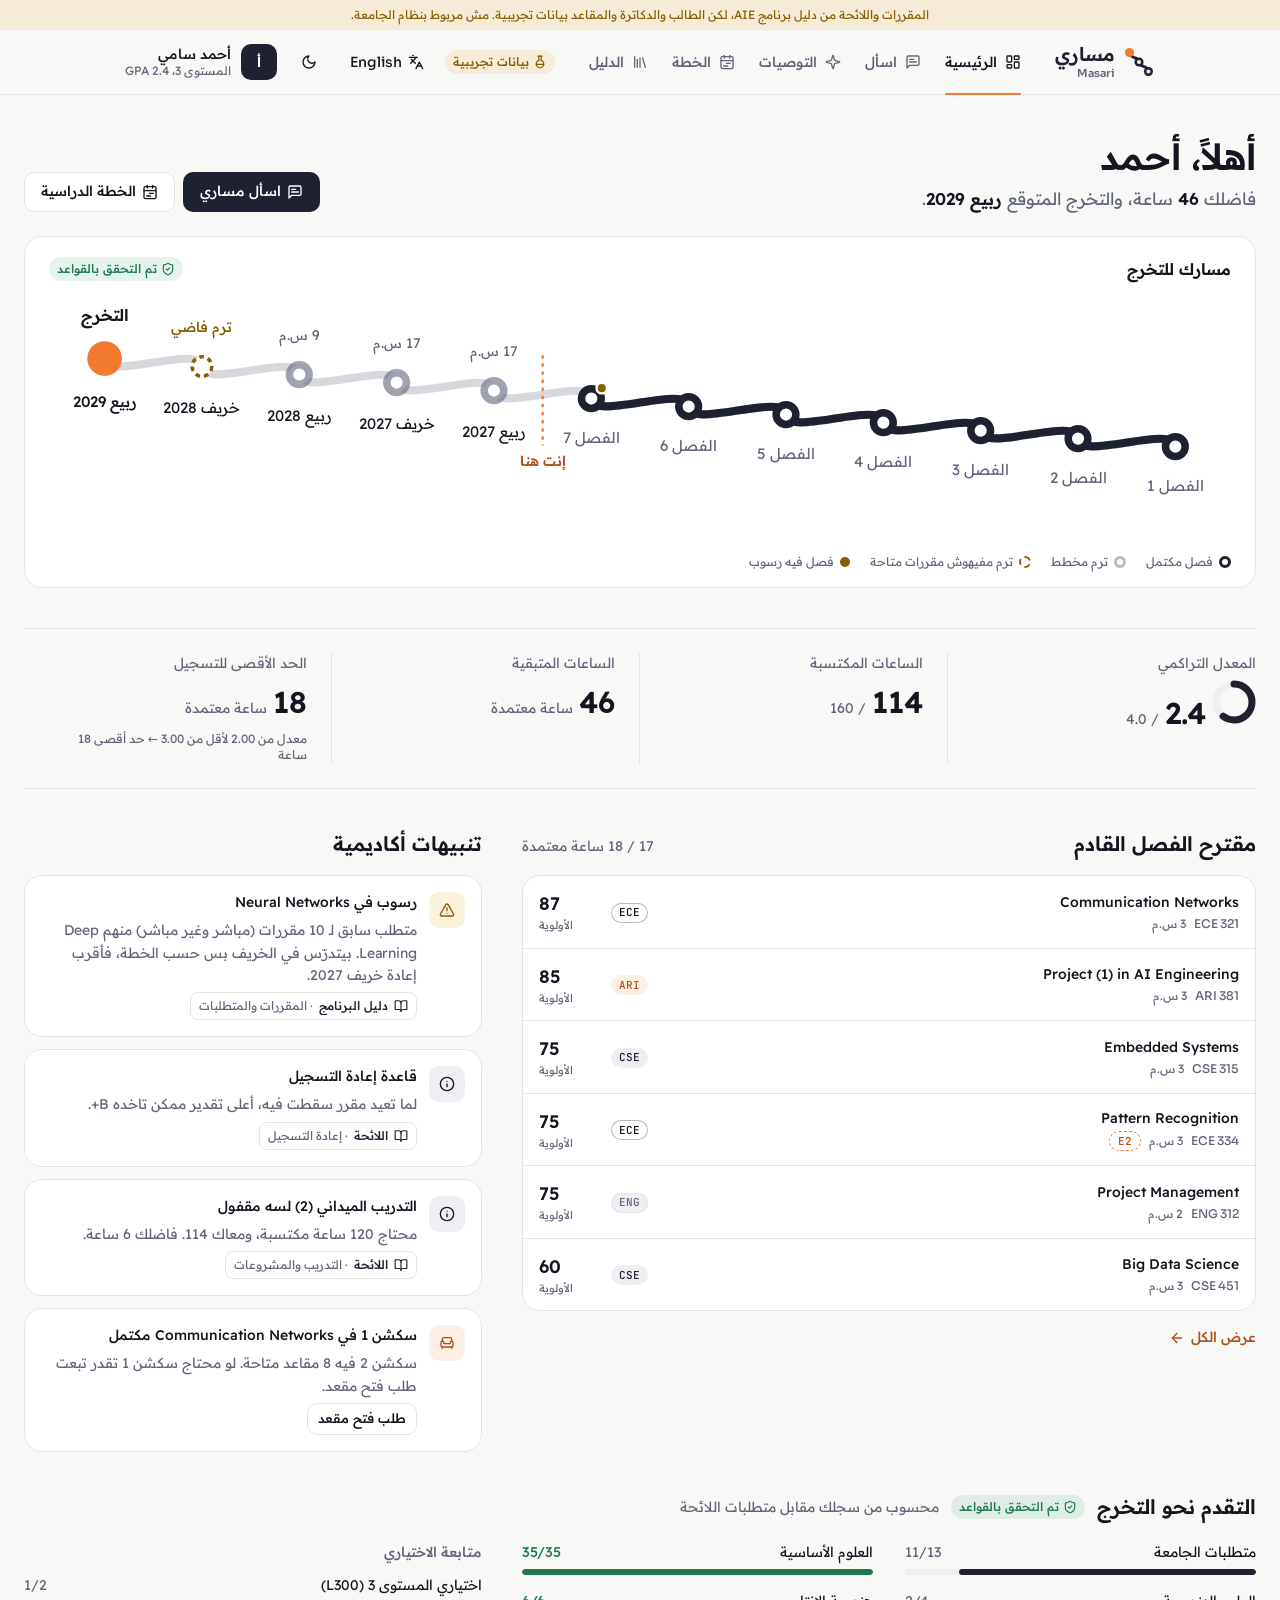
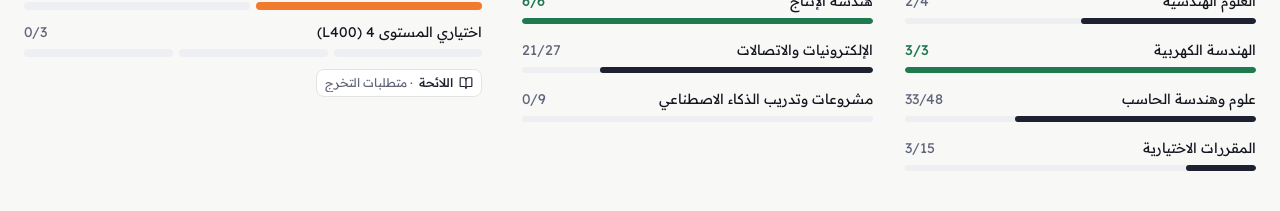
<file: prototype/masari-prototype.html>
<!doctype html>
<html lang="ar" dir="rtl">
<head>
<meta charset="utf-8">
<meta name="viewport" content="width=device-width, initial-scale=1">
<title>Masari · مساري</title>
<meta name="description" content="Masari AI academic advisor — clickable UI prototype with simulated data">
<link rel="preconnect" href="https://fonts.googleapis.com">
<link rel="preconnect" href="https://fonts.gstatic.com" crossorigin>
<link href="https://fonts.googleapis.com/css2?family=JetBrains+Mono:wght@400;500&family=Readex+Pro:wght@400;500;600;700&family=Sora:wght@400;500;600;700&display=swap" rel="stylesheet">
<link rel="icon" type="image/png" sizes="16x16" href="[data-uri]">
<link rel="icon" type="image/png" sizes="32x32" href="[data-uri]">
<meta name="theme-color" content="#f8f8f7" media="(prefers-color-scheme: light)">
<meta name="theme-color" content="#12141b" media="(prefers-color-scheme: dark)">
<style>
/* ============================================================ Tokens
   Brand palette
     Masari Blue #13235C  oklch(.283 .104 267)  (sampled from the logo artwork)
     Amber       oklch(.78 .15 62)  accent, focus, the "destination" dot. A fill color:
                 text on light surfaces uses --highlight-ink instead.
     Paper       oklch(.985 .004 85)  page background
   Semantic trust colors, kept separate from the brand:
   --verified : deterministic rules-engine result    (green)
   --ai       : LLM-written explanation              (violet)
   --source   : RAG citation to an official document (teal)
   --warning  : alerts, low confidence, limited data (orange)            */
:root{
  --brand-blue:#13235c;--brand-amber:oklch(.78 .15 62);--brand-paper:oklch(.985 .004 85);--brand-ink:var(--brand-blue);
  --background:var(--brand-paper);--foreground:#141a33;--card:#fff;--primary:var(--brand-blue);--primary-fg:var(--brand-paper);
  --secondary:#e9ecf5;--secondary-fg:var(--brand-blue);--muted:#f1f0eb;--muted-fg:#596075;--border:#e4e2db;
  --destructive:#c62828;--destructive-soft:rgb(198 40 40 / .09);--ring:oklch(.78 .15 62 / .7);--sidebar:#fff;--chart2:#5b6fb5;
  --verified:#15803d;--verified-soft:#e7f6ec;--ai:#6d28d9;--ai-soft:#f1ecfd;--source:#0e7490;--source-soft:#e3f4f7;
  --warning:#c2410c;--warning-soft:#fdeee4;--highlight:var(--brand-amber);--highlight-soft:oklch(.78 .15 62 / .16);--highlight-ink:#9a5410;
  --cat-dept:var(--brand-blue);--cat-dept-soft:rgb(19 35 92 / .09);
  --radius:12px;--shadow:0 1px 2px rgb(19 35 92 / .05);
}
:root.dark{
  --brand-ink:var(--brand-paper);
  --background:#0b1127;--foreground:#ecebe6;--card:#121a36;--primary:var(--brand-amber);--primary-fg:var(--brand-blue);
  --secondary:#1c2750;--secondary-fg:#dce1f2;--muted:#172042;--muted-fg:#a3abc2;--border:rgb(255 255 255 / .09);
  --destructive:#f87171;--destructive-soft:rgb(248 113 113 / .12);--ring:oklch(.78 .15 62 / .6);--sidebar:#0e1530;--chart2:#8ea2e0;
  --verified:#4ade80;--verified-soft:rgb(74 222 128 / .12);--ai:#b79cfb;--ai-soft:rgb(167 139 250 / .14);
  --source:#5ec4d9;--source-soft:rgb(94 196 217 / .12);--warning:#fb923c;--warning-soft:rgb(251 146 60 / .12);
  --highlight-soft:oklch(.78 .15 62 / .14);--highlight-ink:var(--brand-amber);--cat-dept:#b4c1ee;--cat-dept-soft:rgb(142 162 224 / .16);--shadow:none;
}

/* ============================================================ Base */
*,*::before,*::after{box-sizing:border-box}
html{color-scheme:light}
html.dark{color-scheme:dark}
body{margin:0;background:var(--background);color:var(--foreground);font-family:"IBM Plex Sans Arabic",system-ui,"Segoe UI",Tahoma,sans-serif;font-size:14px;line-height:1.5;-webkit-font-smoothing:antialiased}
h1,h2,h3,p,ul,ol,dl,dd{margin:0}
ul,ol{padding:0;list-style:none}
button{font:inherit;color:inherit;cursor:pointer}
a{color:inherit;text-decoration:none}
:focus-visible{outline:3px solid var(--ring);outline-offset:2px}
.sr-only{position:absolute;width:1px;height:1px;overflow:hidden;clip:rect(0 0 0 0);white-space:nowrap}
.i{width:16px;height:16px;flex-shrink:0}
.i-sm{width:14px;height:14px}.i-lg{width:20px;height:20px}
.num{font-variant-numeric:tabular-nums}
.code{font-family:"IBM Plex Mono",ui-monospace,monospace;font-weight:500;letter-spacing:-.01em}
.muted{color:var(--muted-fg)}
.xs{font-size:12px}.xxs{font-size:11px}
.flip-rtl{transform:none}[dir=rtl] .flip-rtl{transform:scaleX(-1)}
.flip-ltr{transform:none}[dir=ltr] .flip-ltr{transform:scaleX(-1)}
.row{display:flex;align-items:center;gap:8px}
.wrap{flex-wrap:wrap}
.between{justify-content:space-between}
.stack>*+*{margin-top:12px}
.stack-lg>*+*{margin-top:20px}
.stack-sm>*+*{margin-top:6px}
@media (prefers-reduced-motion:reduce){*,*::before,*::after{animation-duration:.01ms!important;transition-duration:.01ms!important}}

/* ============================================================ Shell */
.app{display:flex;min-height:100dvh}
.sidebar{position:sticky;top:0;height:100dvh;width:256px;flex-shrink:0;display:flex;flex-direction:column;gap:24px;padding:16px;background:var(--sidebar);border-inline-end:1px solid var(--border)}
.logo{display:flex;align-items:center;gap:10px;padding:4px;border-radius:10px;color:var(--brand-ink)}
.mark{flex-shrink:0;color:var(--brand-ink)}
[dir=rtl] .mark{transform:scaleX(-1)} /* the path reads in the language direction, as in the Arabic lockup */
.mark .dot{fill:var(--brand-amber)}
.logo-name{display:block;font-weight:700;font-size:22px;line-height:1;letter-spacing:-.01em}
.logo-sub{display:block;margin-top:4px;font-size:13px;font-weight:500;line-height:1;opacity:.75}
.app-icon{border-radius:50%;flex-shrink:0;box-shadow:0 0 0 1px var(--border)}
.top-mark{display:none;border-radius:6px}
@media (max-width:1023px){.top-mark{display:inline-flex}}
.nav{display:flex;flex-direction:column;gap:4px}
.nav a{position:relative;display:flex;align-items:center;gap:12px;height:44px;padding:0 12px;border-radius:10px;font-weight:500;color:var(--muted-fg);transition:background .15s,color .15s}
.nav a:hover{background:var(--muted);color:var(--foreground)}
.nav a[aria-current=page]{background:var(--secondary);color:var(--secondary-fg)}
.nav a[aria-current=page] .i{color:var(--primary)}
.nav a[aria-current=page]::before{content:"";position:absolute;inset-block:10px;inset-inline-start:-16px;width:4px;border-start-end-radius:4px;border-end-end-radius:4px;background:var(--brand-amber)}
.student-card{margin-top:auto;display:flex;align-items:center;gap:12px;padding:12px;border:1px solid var(--border);border-radius:var(--radius)}
.avatar{display:grid;place-items:center;width:40px;height:40px;border-radius:50%;background:var(--secondary);color:var(--secondary-fg);font-weight:700;flex-shrink:0}
.main-col{flex:1;min-width:0;display:flex;flex-direction:column}
.topbar{position:sticky;top:0;z-index:30;height:64px;display:flex;align-items:center;gap:8px;padding:0 24px;border-bottom:1px solid var(--border);background:color-mix(in srgb,var(--background) 85%,transparent);backdrop-filter:blur(8px)}
.topbar h1{font-size:18px;font-weight:600;white-space:nowrap;overflow:hidden;text-overflow:ellipsis}
.topbar .actions{margin-inline-start:auto;display:flex;align-items:center;gap:6px}
.menu-btn{display:none}
.scrim{display:none}
main{flex:1;min-width:0;display:flex;flex-direction:column}
@media (max-width:1023px){
  .menu-btn{display:inline-flex}
  .sidebar{position:fixed;z-index:50;inset-block:0;inset-inline-start:0;width:288px;transform:translateX(-105%);transition:transform .2s ease;box-shadow:0 10px 30px rgb(0 0 0 / .2)}
  [dir=rtl] .sidebar{transform:translateX(105%)}
  body.drawer-open .sidebar{transform:none}
  body.drawer-open .scrim{display:block;position:fixed;inset:0;z-index:40;background:rgb(0 0 0 / .25)}
}
@media (max-width:639px){.topbar{padding:0 12px}.hide-sm{display:none!important}}

/* ============================================================ Primitives */
.btn{display:inline-flex;align-items:center;justify-content:center;gap:6px;height:40px;padding:0 16px;border-radius:10px;border:1px solid transparent;background:none;font-weight:500;white-space:nowrap;transition:background .15s,border-color .15s,color .15s}
.btn:disabled{opacity:.5;cursor:not-allowed}
.btn-primary{background:var(--primary);color:var(--primary-fg)}
.btn-primary:hover:not(:disabled){background:color-mix(in srgb,var(--primary) 85%,var(--foreground))}
.btn-outline{border-color:var(--border);background:var(--card)}
.btn-outline:hover{background:var(--muted)}
.btn-ghost:hover{background:var(--muted)}
.btn-secondary{background:var(--secondary);color:var(--secondary-fg)}
.btn-icon{width:40px;padding:0}
.btn-sm{height:32px;padding:0 10px;font-size:13px}
.card{background:var(--card);border:1px solid var(--border);border-radius:var(--radius);box-shadow:var(--shadow);padding:16px}
.card-sm{padding:12px}
.card-title{display:flex;align-items:center;flex-wrap:wrap;gap:8px;font-size:17px;font-weight:600}
.card-desc{color:var(--muted-fg);margin-top:2px}
.card-head{margin-bottom:16px}
.card.ring{border-color:color-mix(in srgb,var(--primary) 55%,transparent);box-shadow:0 0 0 1px color-mix(in srgb,var(--primary) 35%,transparent)}
.card.ring-danger{border-color:color-mix(in srgb,var(--destructive) 55%,transparent)}
.card.ring-warn{border-color:color-mix(in srgb,var(--warning) 60%,transparent)}
.pill{position:relative;display:inline-flex;align-items:center;gap:4px;height:24px;padding:0 8px;border-radius:999px;font-size:12px;font-weight:500;white-space:nowrap;width:fit-content}
.pill .i{width:14px;height:14px}
.pill-verified{background:var(--verified-soft);color:var(--verified)}
.pill-ai{background:var(--ai-soft);color:var(--ai)}
.pill-demo{background:var(--warning-soft);color:var(--warning)}
.pill-plain{background:none;padding:0;height:20px}
.pill-mini{height:20px;padding:0 6px;font-size:10px}
.pill-muted{background:var(--muted);color:var(--muted-fg)}
[data-tip]{cursor:help}
[data-tip]:hover::after,[data-tip]:focus-visible::after{content:attr(data-tip);position:absolute;z-index:60;bottom:calc(100% + 8px);inset-inline-start:0;width:max-content;max-width:260px;white-space:normal;padding:6px 10px;border-radius:8px;background:var(--foreground);color:var(--background);font-size:12px;font-weight:400;line-height:1.45;pointer-events:none}
.source{display:inline-flex;align-items:center;gap:6px;max-width:100%;padding:4px 8px;border-radius:8px;border:1px solid color-mix(in srgb,var(--source) 22%,transparent);background:var(--source-soft);color:var(--source);font-size:12px}
.source b{font-weight:500;white-space:nowrap;overflow:hidden;text-overflow:ellipsis}
.source span{opacity:.8;white-space:nowrap;overflow:hidden;text-overflow:ellipsis}
.ai-exp{border-inline-start:2px solid color-mix(in srgb,var(--ai) 60%,transparent);background:color-mix(in srgb,var(--ai-soft) 70%,transparent);border-radius:10px;padding:10px 12px}
.ai-exp .ai-label{display:flex;align-items:center;gap:4px;color:var(--ai);font-size:12px;font-weight:500;margin-bottom:6px}
.ai-exp p{line-height:1.7;font-size:14px}
.verified-box{background:color-mix(in srgb,var(--verified-soft) 60%,transparent);border-radius:10px;padding:12px}
.check-list li{display:flex;gap:6px;align-items:flex-start}
.check-list .i{color:var(--verified);margin-top:3px}
.bar{height:8px;width:100%;overflow:hidden;border-radius:999px;background:var(--muted)}
.bar>i{display:block;height:100%;border-radius:999px;background:var(--primary);transition:width .5s ease}
.bar.thin{height:6px}.bar.thick{height:12px}
.bar>i.ok{background:var(--verified)}.bar>i.bad{background:var(--destructive)}.bar>i.c2{background:var(--chart2)}
.tag{display:inline-flex;align-items:center;height:20px;padding:0 8px;border-radius:999px;font-size:11px;font-weight:500;white-space:nowrap}
.tag-faculty{background:var(--secondary);color:var(--secondary-fg)}
.tag-dept{background:var(--cat-dept-soft);color:var(--cat-dept)}
.tag-elective{background:var(--highlight-soft);color:var(--highlight-ink)}
.tag-math{background:var(--muted);color:var(--muted-fg);box-shadow:inset 0 0 0 1px var(--border)}
.chip{display:inline-flex;align-items:center;padding:2px 6px;border-radius:6px;background:var(--muted);font-size:12px}
.chip-danger{background:var(--destructive-soft);color:var(--destructive)}
.chip-warn{background:var(--warning-soft);color:var(--warning)}
.conf{display:inline-flex;align-items:center;gap:6px;font-size:12px}
.conf .bars{display:flex;align-items:flex-end;gap:2px}
.conf .bars i{width:4px;border-radius:2px;background:color-mix(in srgb,var(--muted-fg) 25%,transparent)}
.conf .bars i.on{background:currentColor}
.c-high{color:var(--verified)}.c-medium{color:var(--warning)}.c-low{color:var(--destructive)}
.rank{display:grid;place-items:center;width:28px;height:28px;border-radius:50%;background:var(--muted);font-size:12px;font-weight:700;flex-shrink:0}
.list-box{border:1px solid var(--border);border-radius:10px}
.list-box>li+li{border-top:1px solid var(--border)}
.icon-tile{display:grid;place-items:center;width:32px;height:32px;border-radius:9px;flex-shrink:0}
.t-warn{background:var(--warning-soft);color:var(--warning)}
.t-info{background:var(--source-soft);color:var(--source)}
.t-ai{background:var(--ai-soft);color:var(--ai)}
.warn-note{display:flex;gap:6px;align-items:flex-start;padding:10px;border-radius:10px;background:var(--warning-soft);color:var(--warning);font-size:12px}
.seg{display:inline-flex;gap:4px;padding:3px;border-radius:10px;background:var(--muted)}
.seg button{height:38px;padding:0 20px;border:0;border-radius:8px;background:none;font-weight:500;color:var(--muted-fg)}
.seg button[aria-selected=true]{background:var(--card);color:var(--foreground);box-shadow:0 1px 2px rgb(0 0 0 / .08)}
.choice{display:flex;align-items:center;justify-content:space-between;gap:8px;min-height:44px;padding:8px 14px;border:1px solid var(--border);border-radius:10px;background:var(--card);font-weight:500;text-align:start;transition:background .15s,border-color .15s}
.choice:hover{background:var(--muted)}
.choice[aria-checked=true]{border-color:var(--primary);background:color-mix(in srgb,var(--primary) 8%,var(--card))}

/* ============================================================ Pages */
.page{width:100%;max-width:1280px;margin:0 auto;padding:24px}
@media (max-width:767px){.page{padding:16px}}
.page-head{display:flex;flex-wrap:wrap;align-items:flex-end;justify-content:space-between;gap:16px;margin-bottom:24px}
.page-head h2{font-size:24px;font-weight:700;letter-spacing:-.01em}
.page-head p{margin-top:4px;max-width:680px;color:var(--muted-fg)}
.kpis{display:grid;grid-template-columns:repeat(4,1fr);gap:12px;margin-bottom:16px}
@media (max-width:1023px){.kpis{grid-template-columns:repeat(2,1fr)}}
.kpi-val{font-size:24px;font-weight:700}
.grid3{display:grid;grid-template-columns:repeat(3,minmax(0,1fr));gap:16px}
.span2{grid-column:span 2}
@media (max-width:1023px){.grid3{grid-template-columns:minmax(0,1fr)}.span2{grid-column:auto}}
.req-grid{display:grid;grid-template-columns:minmax(0,1fr) minmax(0,1fr);gap:16px 32px}
@media (max-width:639px){.req-grid{grid-template-columns:minmax(0,1fr)}}
.side-layout{display:grid;grid-template-columns:minmax(0,1fr) 320px;gap:20px;align-items:start}
.side-layout.rev{grid-template-columns:320px minmax(0,1fr)}
.sticky{position:sticky;top:80px}
@media (max-width:1023px){.side-layout,.side-layout.rev{grid-template-columns:minmax(0,1fr)}.sticky{position:static}}
.two{display:grid;grid-template-columns:minmax(0,1fr) minmax(0,1fr);gap:12px}
@media (max-width:767px){.two{grid-template-columns:minmax(0,1fr)}}
.dims{display:grid;grid-template-columns:minmax(0,1fr) minmax(0,1fr);gap:12px 24px}
@media (max-width:639px){.dims{grid-template-columns:minmax(0,1fr)}}
.pref-mark{position:absolute;top:50%;width:2px;height:14px;transform:translateY(-50%);border-radius:2px;background:var(--foreground)}
input[type=range]{width:100%;accent-color:var(--primary);height:24px;cursor:pointer}
.plan-grid{display:grid;grid-template-columns:repeat(auto-fit,minmax(min(220px,100%),1fr));gap:16px}
.plan-item{border:1px solid var(--border);border-radius:10px;padding:10px;background:color-mix(in srgb,var(--background) 60%,transparent)}
.plan-item.moved{border-color:color-mix(in srgb,var(--warning) 60%,transparent);background:color-mix(in srgb,var(--warning-soft) 70%,transparent)}

/* Chat */
.chat-layout{display:grid;grid-template-columns:minmax(0,1fr) 320px;flex:1;min-height:0}
@media (max-width:1023px){.chat-layout{grid-template-columns:minmax(0,1fr)}.chat-side{display:none}}
.chat-main{display:flex;flex-direction:column;height:calc(100dvh - 64px);min-width:0}
.chat-log{flex:1;overflow-y:auto}
.chat-inner{max-width:768px;margin:0 auto;padding:24px}
@media (max-width:767px){.chat-inner{padding:16px}}
.chat-inner>*+*{margin-top:24px}
.bubble-user{display:flex;justify-content:flex-end}
.bubble-user p{max-width:85%;padding:10px 16px;border-radius:18px;border-start-end-radius:4px;background:var(--primary);color:var(--primary-fg);line-height:1.6}
.msg{display:flex;gap:12px}
.msg-avatar{display:grid;place-items:center;width:32px;height:32px;border-radius:9px;background:var(--primary);color:var(--primary-fg);flex-shrink:0;margin-top:2px}
.msg-body{flex:1;min-width:0}
.msg-body>*+*{margin-top:12px}
.composer-wrap{border-top:1px solid var(--border);background:color-mix(in srgb,var(--background) 92%,transparent)}
.composer-inner{max-width:768px;margin:0 auto;padding:12px 24px}
@media (max-width:767px){.composer-inner{padding:12px 16px}}
.suggests{display:flex;gap:8px;overflow-x:auto;padding-bottom:4px;scrollbar-width:none;margin-bottom:12px}
.suggests button{height:36px;flex-shrink:0;padding:0 12px;border-radius:999px;border:1px solid var(--border);background:var(--card);font-size:12px;font-weight:500;color:var(--muted-fg)}
.suggests button:hover{border-color:color-mix(in srgb,var(--primary) 40%,transparent);color:var(--foreground)}
.composer{display:flex;align-items:flex-end;gap:8px;padding:8px;border:1px solid var(--border);border-radius:18px;background:var(--card);box-shadow:var(--shadow)}
.composer:focus-within{box-shadow:0 0 0 3px var(--ring)}
.composer textarea{flex:1;min-height:44px;max-height:160px;resize:none;border:0;outline:0;background:none;padding:10px 4px;font:inherit;font-size:15px;color:inherit;line-height:1.5}
.composer .btn{width:44px;height:44px;padding:0;border-radius:12px}
.listening{display:flex;align-items:center;gap:8px;margin-bottom:12px;padding:8px 12px;border-radius:10px;background:color-mix(in srgb,var(--primary) 9%,transparent);color:var(--primary)}
.pulse{position:relative;width:10px;height:10px}
.pulse::before,.pulse::after{content:"";position:absolute;inset:0;border-radius:50%;background:var(--primary)}
.pulse::before{animation:ping 1.2s cubic-bezier(0,0,.2,1) infinite;opacity:.6}
@keyframes ping{75%,100%{transform:scale(2.2);opacity:0}}
.typing{display:flex;gap:4px;width:fit-content;padding:14px 16px;border:1px solid var(--border);border-radius:12px;background:var(--card)}
.typing i{width:6px;height:6px;border-radius:50%;background:color-mix(in srgb,var(--muted-fg) 60%,transparent);animation:bounce 1s infinite}
.typing i:nth-child(2){animation-delay:.12s}.typing i:nth-child(3){animation-delay:.24s}
@keyframes bounce{0%,100%{transform:translateY(0)}50%{transform:translateY(-4px)}}
.chat-side{height:calc(100dvh - 64px);overflow-y:auto;padding:20px;background:var(--sidebar);border-inline-start:1px solid var(--border)}
.chat-side>*+*{margin-top:24px}
.dl{border:1px solid var(--border);border-radius:10px;background:var(--card)}
.dl>div{display:flex;justify-content:space-between;gap:12px;padding:10px 12px}
.dl>div+div{border-top:1px solid var(--border)}
.proto-banner{padding:6px 16px;text-align:center;font-size:12px;background:var(--warning-soft);color:var(--warning)}

/* ============================================================ AIE program additions */
.tag{font-family:"IBM Plex Mono",ui-monospace,monospace}
.tag-CSE{background:var(--cat-dept-soft);color:var(--cat-dept)}
.tag-ECE{background:color-mix(in srgb,var(--chart2) 15%,transparent);color:var(--chart2)}
.tag-BAS{background:var(--secondary);color:var(--secondary-fg)}
.tag-ARI{background:var(--highlight-soft);color:var(--highlight-ink)}
.tag-UNR,.tag-ENG,.tag-ELE,.tag-PDE{background:var(--muted);color:var(--muted-fg);box-shadow:inset 0 0 0 1px var(--border)}
.slot{display:inline-flex;align-items:center;gap:4px;height:20px;padding:0 8px;border-radius:999px;border:1px dashed var(--highlight);color:var(--highlight-ink);font:500 11px "IBM Plex Mono",ui-monospace,monospace;white-space:nowrap}
.st{display:inline-flex;align-items:center;gap:4px;height:24px;width:fit-content;padding:0 8px;border-radius:999px;font-size:12px;font-weight:500;white-space:nowrap}
.st-passed{background:var(--verified-soft);color:var(--verified)}
.st-failed{background:var(--destructive-soft);color:var(--destructive)}
.st-eligible{background:color-mix(in srgb,var(--primary) 10%,transparent);color:var(--primary)}
.st-locked{background:var(--muted);color:var(--muted-fg)}
.st-note{display:block;margin-top:2px;font-size:11px;color:var(--muted-fg)}
.under{display:flex;gap:4px;align-items:flex-start;margin-top:6px;font-size:11px;color:var(--warning)}
.bar>i.warn{background:var(--warning)}
.empty-term{background:color-mix(in srgb,var(--muted) 45%,var(--card))}
.note-line{display:flex;gap:8px;align-items:flex-start;font-size:12px;color:var(--muted-fg);margin:16px 0}

/* stats + filters */
.stats{display:grid;grid-template-columns:repeat(7,minmax(0,1fr));gap:12px;margin-bottom:16px}
@media (max-width:1279px){.stats{grid-template-columns:repeat(4,minmax(0,1fr))}}
@media (max-width:639px){.stats{grid-template-columns:repeat(2,minmax(0,1fr))}}
.stat-val{font-size:20px;font-weight:700;color:var(--primary)}
.filters{display:grid;grid-template-columns:minmax(0,2fr) repeat(6,minmax(0,1fr));gap:12px}
@media (max-width:1279px){.filters{grid-template-columns:repeat(4,minmax(0,1fr))}.filters .f-search{grid-column:1/-1}}
@media (max-width:767px){.filters{grid-template-columns:repeat(2,minmax(0,1fr))}}
.field{min-width:0}
.field label{display:block;margin-bottom:6px;font-size:12px;font-weight:500;color:var(--muted-fg)}
.field select,.field input{width:100%;height:40px;padding:0 10px;border:1px solid var(--border);border-radius:10px;background:var(--card);color:inherit;font:inherit;font-size:14px}
.field select:focus-visible,.field input:focus-visible{outline:3px solid var(--ring);outline-offset:0}
.search-wrap{position:relative}
.search-wrap .i{position:absolute;inset-inline-start:12px;top:50%;transform:translateY(-50%);color:var(--muted-fg);pointer-events:none}
.search-wrap input{padding-inline-start:36px}
.filter-foot{display:flex;flex-wrap:wrap;align-items:center;justify-content:space-between;gap:12px;margin-top:16px;padding-top:12px;border-top:1px solid var(--border)}

/* catalog rows */
.crow{border:1px solid var(--border);border-radius:12px;background:var(--card)}
.crow.slot-row{border-style:dashed;border-color:color-mix(in srgb,var(--highlight) 60%,transparent)}
.crow.open{box-shadow:0 0 0 1px color-mix(in srgb,var(--primary) 25%,transparent)}
.crow+.crow{margin-top:8px}
.crow-btn{display:grid;width:100%;grid-template-columns:minmax(0,1fr) auto;align-items:center;gap:8px 12px;padding:12px;border:0;border-radius:12px;background:none;text-align:start}
.crow-btn .md{display:none}
.crow-btn .sm-only{display:inline}
@media (min-width:768px){
  .crow-btn{grid-template-columns:6.5rem minmax(0,1fr) 3rem 7.5rem 7.5rem 1.25rem}
  .crow-btn .md{display:block}
  .crow-btn .sm-only{display:none}
  .crow-btn .status-cell{grid-column:auto;grid-row:auto}
}
@media (min-width:1280px){.crow-btn{grid-template-columns:6.5rem minmax(0,1fr) 3rem 7.5rem minmax(0,11rem) 7.5rem 1.25rem}.crow-btn .xl{display:block}}
.crow-btn .xl{display:none}
.crow-btn .status-cell{grid-column:2;grid-row:1}
.crow-btn .chev{transition:transform .2s;color:var(--muted-fg)}
.crow.open .chev{transform:rotate(180deg)}
.cpanel{padding:16px 12px;border-top:1px solid var(--border)}
@media (min-width:768px){.cpanel{padding-inline-start:calc(6.5rem + 24px)}}
.code-link{display:inline-flex;align-items:center;gap:4px;height:24px;padding:0 6px;border:0;border-radius:6px;background:var(--muted);font-size:12px}
.code-link:hover{background:color-mix(in srgb,var(--primary) 10%,var(--muted))}
.code-link.ok{background:var(--verified-soft);color:var(--verified)}
.pool{display:grid;grid-template-columns:minmax(0,1fr);gap:8px}
@media (min-width:1024px){.pool{grid-template-columns:minmax(0,1fr) minmax(0,1fr)}}
.pool li{padding:12px;border:1px solid var(--border);border-radius:10px;background:color-mix(in srgb,var(--background) 60%,transparent)}
.pool li.pick{border-color:var(--highlight)}
.pick-badge{display:inline-flex;align-items:center;gap:4px;height:20px;padding:0 8px;border-radius:999px;background:var(--highlight-soft);color:var(--highlight-ink);font-size:11px;font-weight:500}
.desc{direction:ltr;text-align:start;font-size:12px;line-height:1.6;color:var(--muted-fg)}

/* regulations */
.reg-grid{display:grid;grid-template-columns:minmax(0,1fr) minmax(0,1fr);gap:16px}
@media (max-width:1023px){.reg-grid{grid-template-columns:minmax(0,1fr)}}
.reg-grid .full{grid-column:1/-1}
.tbl{width:100%;border-collapse:collapse;font-size:14px}
.tbl th{background:var(--muted);color:var(--muted-fg);font-size:12px;font-weight:500;text-align:start;padding:8px 12px}
.tbl td{padding:8px 12px;border-top:1px solid var(--border)}
.tbl tr.mine td{background:color-mix(in srgb,var(--primary) 8%,transparent)}
.tbl-wrap{border:1px solid var(--border);border-radius:10px;overflow:hidden}
.mine-badge{margin-inline-start:8px;display:inline-flex;height:20px;align-items:center;padding:0 8px;border-radius:999px;background:var(--primary);color:var(--primary-fg);font-size:11px;font-weight:500}
.bullets{padding-inline-start:20px;list-style:disc;font-size:14px;line-height:1.7}
.bullets li+li{margin-top:4px}
.split{display:flex;height:12px;border-radius:999px;overflow:hidden}
.assess{display:grid;grid-template-columns:repeat(3,minmax(0,1fr));gap:16px}
@media (max-width:767px){.assess{grid-template-columns:minmax(0,1fr)}}
.conflict{padding:12px;border-radius:10px;background:var(--warning-soft);color:var(--warning);font-size:12px;line-height:1.6}

/* ============================================================ Brand 8f: Charcoal + Orange (overrides earlier tokens)
   Orange is the single accent and a FILL colour only; text uses --highlight-ink.
   Provenance by form: solid green = rule-verified, dashed = AI wording, outlined doc chip = source. */
:root{
  --brand-ink:#1E2230;--brand-accent:#F27A2E;
  --background:#F8F8F7;--foreground:#14161F;--card:#FFFFFF;--primary:#1E2230;--primary-fg:#FFFFFF;
  --secondary:#EEEFF3;--secondary-fg:#1E2230;--muted:#EEEFF3;--muted-fg:#61657A;--border:#E4E4E2;
  --destructive:#B53A2F;--destructive-soft:rgb(209 75 63 / .1);--ring:rgb(242 122 46 / .55);--sidebar:#FFFFFF;--chart2:#4B4F62;
  --verified:#1F7A50;--verified-soft:rgb(46 158 106 / .12);--ai:#4B4F62;--ai-soft:#F2F3F6;--source:#1E2230;--source-soft:#FFFFFF;
  --warning:#8A5D00;--warning-soft:rgb(224 161 27 / .15);--highlight:#F27A2E;--highlight-soft:rgb(242 122 46 / .12);--highlight-ink:#B4501A;
  --cat-dept:#1E2230;--cat-dept-soft:#EEEFF3;--radius:14px;--shadow:none;
}
:root.dark{
  --brand-ink:#FFFFFF;
  --background:#12141B;--foreground:#F2F2F0;--card:#1B1E28;--primary:#F27A2E;--primary-fg:#14161F;
  --secondary:#252A38;--secondary-fg:#F2F2F0;--muted:#252A38;--muted-fg:#A3A7B6;--border:#2A2E3B;
  --destructive:#EF7A6E;--destructive-soft:rgb(239 122 110 / .14);--ring:rgb(242 122 46 / .6);--sidebar:#1B1E28;--chart2:#C3C6D2;
  --verified:#4CC08A;--verified-soft:rgb(46 158 106 / .16);--ai:#C3C6D2;--ai-soft:#20232E;--source:#F2F2F0;--source-soft:#1B1E28;
  --warning:#F0B840;--warning-soft:rgb(224 161 27 / .14);--highlight-soft:rgb(242 122 46 / .14);--highlight-ink:#F27A2E;
  --cat-dept:#F2F2F0;--cat-dept-soft:#252A38;
}
body{font-family:"Sora","Readex Pro",system-ui,sans-serif;touch-action:manipulation;-webkit-tap-highlight-color:transparent}
:lang(ar){font-family:"Readex Pro","Sora",system-ui,sans-serif}
:lang(ar) :lang(en),bdi[dir=ltr]{font-family:"Sora",system-ui,sans-serif}
.code,.tag,.slot,.tagline{font-family:"JetBrains Mono",ui-monospace,monospace}
::selection{background:rgb(242 122 46 / .25)}
.btn{transition:background-color .15s,color .15s,border-color .15s,transform .15s}
.btn:active:not(:disabled){transform:scale(.98)}
.btn-primary:hover:not(:disabled){background:color-mix(in srgb,var(--primary) 88%,var(--background))}
.card{border-radius:14px}
.chip{border-radius:6px}
.page-head h2,.page-head h1{font-size:28px;font-weight:600;line-height:1.25}
:lang(en) .page-head h1{letter-spacing:-.02em}
.page-head p{max-width:62ch;font-size:15px}

/* provenance by form */
.pill-ai{background:transparent;border:1px dashed color-mix(in srgb,var(--ai) 50%,transparent)}
.ai-exp{border:1px dashed color-mix(in srgb,var(--ai) 40%,transparent);border-radius:12px;background:var(--ai-soft);padding:12px 14px}
.ai-exp .ai-label{color:var(--ai)}
.ai-exp p{max-width:68ch}
.source{border:1px solid var(--border);background:var(--source-soft);color:var(--source)}
.source span{color:var(--muted-fg);opacity:1}

/* tags: one accent */
.tag-CSE{background:var(--cat-dept-soft);color:var(--cat-dept)}
.tag-ECE{background:transparent;color:var(--foreground);box-shadow:inset 0 0 0 1px color-mix(in srgb,var(--foreground) 30%,transparent)}
.tag-BAS,.tag-UNR,.tag-ENG,.tag-ELE,.tag-PDE{background:var(--muted);color:var(--muted-fg);box-shadow:inset 0 0 0 1px var(--border)}

/* ============================================================ Shell: top bar (desktop) + bottom tabs (mobile) */
.skip{position:fixed;inset-inline-start:16px;top:-60px;z-index:60;padding:8px 16px;border-radius:10px;background:var(--primary);color:var(--primary-fg)}
.skip:focus{top:12px}
.proto-banner{padding:6px 16px;font-size:12px}
.topbar{position:sticky;top:0;z-index:30;height:auto;padding:0;border-bottom:1px solid var(--border);background:color-mix(in srgb,var(--background) 86%,transparent);backdrop-filter:blur(8px)}
.topbar-inner{display:flex;align-items:center;gap:24px;max-width:1280px;height:64px;margin:0 auto;padding:0 24px}
@media (max-width:767px){.topbar-inner{padding:0 16px;gap:12px}}
.topbar .actions{margin-inline-start:auto;display:flex;align-items:center;gap:4px}
.lockup{display:flex;align-items:center;gap:8px;border-radius:10px;color:var(--brand-ink)}
.lockup .mark{width:32px;height:32px}
.lockup-name{display:block;font-size:19px;font-weight:700;line-height:1}
:lang(ar) .lockup-name{font-weight:600}
.lockup-sub{display:block;margin-top:4px;font-size:11px;font-weight:600;line-height:1;color:var(--muted-fg)}
.topnav{display:none;align-self:stretch;gap:4px}
@media (min-width:1024px){.topnav{display:flex}}
.topnav a{position:relative;display:flex;align-items:center;gap:8px;padding:0 10px;font-size:14px;font-weight:500;color:var(--muted-fg);white-space:nowrap}
.topnav a:hover{color:var(--foreground)}
.topnav a::after{content:"";position:absolute;inset-inline:10px;bottom:-1px;height:2px;border-radius:2px;background:transparent}
.topnav a[aria-current=page]{color:var(--foreground)}
.topnav a[aria-current=page]::after{background:var(--brand-accent)}
.topnav .full{display:none}
@media (min-width:1536px){.topnav .full{display:inline}.topnav .short{display:none}}
.student-chip{display:flex;flex-shrink:0;align-items:center;gap:10px;padding-inline-start:8px;white-space:nowrap}
.student-chip .sq{flex-shrink:0}

.student-chip .sq{display:grid;place-items:center;width:36px;height:36px;border-radius:10px;background:var(--primary);color:var(--primary-fg);font-weight:600}
.bottomnav{position:fixed;inset-inline:0;bottom:0;z-index:40;padding-bottom:env(safe-area-inset-bottom);border-top:1px solid var(--border);background:color-mix(in srgb,var(--background) 90%,transparent);backdrop-filter:blur(8px)}
.bottomnav ul{display:grid;grid-template-columns:repeat(5,1fr);max-width:560px;height:64px;margin:0 auto}
.bottomnav a{position:relative;display:flex;height:100%;flex-direction:column;align-items:center;justify-content:center;gap:4px;font-size:11px;font-weight:500;color:var(--muted-fg)}
.bottomnav a[aria-current=page]{color:var(--foreground)}
.bottomnav a::before{content:"";position:absolute;top:0;width:32px;height:2px;border-radius:0 0 2px 2px;background:transparent}
.bottomnav a[aria-current=page]::before{background:var(--brand-accent)}
.bottomnav .i{width:20px;height:20px}
@media (min-width:1024px){.bottomnav{display:none}}
main{padding-bottom:calc(64px + env(safe-area-inset-bottom))}
@media (min-width:1024px){main{padding-bottom:0}}
.chat-main,.chat-side{height:calc(100dvh - 128px - env(safe-area-inset-bottom))}
@media (min-width:1024px){.chat-main,.chat-side{height:calc(100dvh - 64px)}}

/* ============================================================ Dashboard */
.dash{width:100%;max-width:1280px;margin:0 auto;padding:40px 24px}
@media (max-width:767px){.dash{padding:24px 16px}}
.dash>*+*{margin-top:40px}
.hero-row{display:flex;flex-wrap:wrap;align-items:flex-end;justify-content:space-between;gap:20px;margin-bottom:24px}
.hero-row h1{font-size:36px;font-weight:600;line-height:1.2}
@media (max-width:767px){.hero-row h1{font-size:30px}}
:lang(en) .hero-row h1{letter-spacing:-.02em}
.hero-row p{margin-top:8px;max-width:52ch;font-size:17px;color:var(--muted-fg)}
.hero-row p b{color:var(--foreground);font-weight:600}
.btn-lg{height:40px;padding:0 16px}
.path-card{padding:20px 24px 16px;border:1px solid var(--border);border-radius:18px;background:var(--card)}
@media (max-width:767px){.path-card{padding:16px}}
.path-legend{display:flex;flex-wrap:wrap;gap:8px 20px;margin-top:12px;font-size:12px;color:var(--muted-fg)}
.path-legend span{display:inline-flex;align-items:center;gap:6px}
.lg-dot{width:10px;height:10px;border-radius:50%}
.rail-full{display:block;overflow-x:auto}
.rail-compact{display:none}
@media (max-width:639px){.rail-full{display:none}.rail-compact{display:block}}
.rail-full svg{min-width:720px}
.rail svg{display:block;width:100%;height:auto}
.stat-row{display:grid;grid-template-columns:repeat(4,minmax(0,1fr));padding:24px 0;border-block:1px solid var(--border)}
.stat-row>div{padding:0 24px}
.stat-row>div+div{border-inline-start:1px solid var(--border)}
.stat-row>div:first-child{padding-inline-start:0}
@media (max-width:767px){.stat-row{grid-template-columns:repeat(2,minmax(0,1fr));row-gap:24px}.stat-row>div{padding:0}.stat-row>div+div{border:0}}
.stat-row .lbl{font-size:14px;color:var(--muted-fg)}
.stat-row .val{display:flex;align-items:baseline;gap:6px;margin-top:6px}
.stat-row .big{font-size:30px;font-weight:600;font-variant-numeric:tabular-nums}
.stat-row .hint{margin-top:6px;font-size:12px;line-height:1.4;color:var(--muted-fg)}
.cols{display:grid;grid-template-columns:minmax(0,1.6fr) minmax(0,1fr);gap:40px}
@media (max-width:1023px){.cols{grid-template-columns:minmax(0,1fr)}}
.sec-head{display:flex;flex-wrap:wrap;align-items:baseline;justify-content:space-between;gap:12px;margin-bottom:16px}
.sec-head h2{font-size:20px;font-weight:600}
.plist{border:1px solid var(--border);border-radius:18px;background:var(--card);overflow:hidden}
.plist>li{display:flex;align-items:center;gap:16px;padding:14px 16px}
.plist>li+li{border-top:1px solid var(--border)}
.prio{width:56px;text-align:end}
.prio b{display:block;font-size:18px;font-weight:600;font-variant-numeric:tabular-nums}
.prio span{display:block;font-size:11px;color:var(--muted-fg)}
.alert-card{display:flex;gap:12px;padding:16px;border:1px solid var(--border);border-radius:18px;background:var(--card)}
.alert-card+.alert-card{margin-top:12px}
.text-link{display:inline-flex;align-items:center;gap:6px;margin-top:16px;font-size:14px;font-weight:500;color:var(--highlight-ink)}
.text-link:hover{text-decoration:underline;text-underline-offset:4px}
.mark .dot{fill:var(--brand-accent)}
.t-neutral{background:var(--muted);color:var(--foreground)}
.t-orange{background:var(--highlight-soft);color:var(--highlight-ink)}
.bar>i.ink{background:var(--brand-ink)}
.sm-only{display:none}
@media (max-width:639px){.sm-only{display:inline}}

.rail-scroll{overflow-x:auto;overscroll-behavior-x:contain;margin:0 -16px;padding:0 16px 8px;scrollbar-width:thin}
.rail-scroll svg{display:block;max-width:none;height:auto}
@media (min-width:640px){.rail-scroll{margin:0;padding:0 0 4px}.rail-scroll svg{width:100%;min-width:720px}}
.swipe{display:none;align-items:center;gap:6px;margin-top:10px;font-size:12px;color:var(--muted-fg)}
@media (max-width:639px){.swipe{display:flex}}
.profile-btn{display:grid;place-items:center;width:36px;height:36px;margin-inline-start:4px;border:0;border-radius:10px;background:var(--primary);color:var(--primary-fg);font-weight:600;flex-shrink:0}
@media (min-width:1280px){.profile-btn{display:none}}
.topbar-inner{position:relative}
.profile-menu{position:absolute;top:60px;inset-inline-end:16px;z-index:50;width:256px;padding:8px;border:1px solid var(--border);border-radius:14px;background:var(--card);box-shadow:0 12px 32px rgb(20 22 31 / .14)}
.profile-menu[hidden]{display:none}
.pm-head{display:flex;align-items:center;gap:12px;padding:4px 8px 12px}
.pm-head .sq{display:grid;place-items:center;width:40px;height:40px;flex-shrink:0;border-radius:10px;background:var(--primary);color:var(--primary-fg);font-weight:600}
.pm-head b{display:block;font-weight:500}
.pm-head .xs{display:block;margin-top:2px;line-height:1.4}
.profile-menu .dl{margin:0 8px 8px}
.pm-link{display:flex;align-items:center;gap:10px;height:40px;padding:0 10px;border-radius:8px;font-size:14px}
.pm-link:hover{background:var(--muted)}

/* profile chip always visible: make room on phones and at 1024–1279 */
@media (max-width:639px){.lockup>span{display:none}.student-chip{padding-inline-start:4px}.topbar .actions{gap:2px}}
.topbar-inner{gap:12px}
@media (min-width:1024px){.topbar-inner{gap:16px}.topnav a{padding:0 8px;gap:6px}}
@media (min-width:1280px){.topbar-inner{gap:24px}.topnav a{padding:0 10px;gap:8px}}
@media (min-width:1024px) and (max-width:1279px){#langBtn .hide-sm{display:none}#langBtn .sm-only{display:inline}}
</style>
</head>
<body>
<a href="#main" class="skip" id="skip"></a>
<div class="proto-banner" id="banner"></div>
<header class="topbar">
  <div class="topbar-inner">
    <a href="#/" class="lockup" id="logo" translate="no"></a>
    <nav class="topnav" id="topnav"></nav>
    <div class="actions">
      <span id="demoBadge" class="hide-sm"></span>
      <button class="btn btn-ghost" data-action="lang" id="langBtn"></button>
      <button class="btn btn-ghost btn-icon" data-action="theme" id="themeBtn"></button>
      <div class="student-chip" id="studentChip"></div>
    </div>
  </div>
</header>
<main id="main" tabindex="-1" style="outline:none"></main>
<nav class="bottomnav" id="bottomnav"></nav>

<script>
/* Program data: AIE Program Guide (unofficial summary of the Mansoura AIE bylaws).
   Student, instructors and seats are simulated. Statuses, recommendations, the plan and what-ifs
   were computed by the rules engine in frontend/src/lib/rules.ts when this file was generated. */
const { dict, data: D } = {"dict":{"appName":{"ar":"مساري","en":"Masari"},"appTagline":{"ar":"مرشدك الأكاديمي الذكي","en":"Your AI academic advisor"},"navDashboard":{"ar":"الرئيسية","en":"Dashboard"},"navChat":{"ar":"اسأل مساري","en":"Ask Masari"},"navCourses":{"ar":"التوصيات","en":"Recommendations"},"navPlan":{"ar":"الخطة الدراسية","en":"Study plan"},"demoData":{"ar":"بيانات تجريبية","en":"Demo data"},"demoDataHint":{"ar":"المقررات واللائحة من دليل برنامج AIE، لكن الطالب والدكاترة والمقاعد بيانات تجريبية. مش مربوط بنظام الجامعة.","en":"Courses and regulations come from the AIE Program Guide; the student, instructors and seats are simulated. Not connected to a university system."},"switchLang":{"ar":"English","en":"العربية"},"toggleTheme":{"ar":"تبديل الوضع الليلي","en":"Toggle dark mode"},"openMenu":{"ar":"فتح القائمة","en":"Open menu"},"verified":{"ar":"تم التحقق بالقواعد","en":"Rule-verified"},"verifiedHint":{"ar":"نتيجة حتمية من محرك القواعد الأكاديمية، وليست من نموذج اللغة.","en":"Deterministic result from the academic rules engine, not from the language model."},"aiExplanation":{"ar":"شرح بالذكاء الاصطناعي","en":"AI explanation"},"aiExplanationHint":{"ar":"صياغة نموذج اللغة لشرح النتيجة. القرار نفسه مأخوذ من القواعد والبيانات.","en":"Wording generated by the language model. The decision itself comes from rules and data."},"source":{"ar":"المصدر","en":"Source"},"confidence":{"ar":"الثقة","en":"Confidence"},"confHigh":{"ar":"عالية","en":"High"},"confMedium":{"ar":"متوسطة","en":"Medium"},"confLow":{"ar":"منخفضة","en":"Low"},"responses":{"ar":"تقييم","en":"responses"},"creditHours":{"ar":"ساعة معتمدة","en":"credit hours"},"creditsShort":{"ar":"س.م","en":"cr"},"greeting":{"ar":"أهلاً","en":"Welcome back"},"dashSubtitle":{"ar":"دي نظرة سريعة على موقفك الأكاديمي والخطوة الجاية.","en":"Here is a quick view of your academic standing and what comes next."},"gpa":{"ar":"المعدل التراكمي","en":"Cumulative GPA"},"earned":{"ar":"الساعات المكتسبة","en":"Credits earned"},"remaining":{"ar":"الساعات المتبقية","en":"Credits remaining"},"level":{"ar":"المستوى","en":"Level"},"maxLoad":{"ar":"الحد الأقصى للتسجيل","en":"Max registration load"},"gradProgress":{"ar":"التقدم نحو التخرج","en":"Graduation progress"},"gradProgressDesc":{"ar":"محسوب من سجلك مقابل متطلبات اللائحة","en":"Computed from your record against the bylaw requirements"},"alerts":{"ar":"تنبيهات أكاديمية","en":"Academic alerts"},"nextSemester":{"ar":"مقترح الفصل القادم","en":"Next semester proposal"},"viewAll":{"ar":"عرض الكل","en":"View all"},"askMasari":{"ar":"اسأل مساري","en":"Ask Masari"},"estGraduation":{"ar":"التخرج المتوقع","en":"Estimated graduation"},"of":{"ar":"من","en":"of"},"chatTitle":{"ar":"محادثة مع مساري","en":"Chat with Masari"},"chatPlaceholder":{"ar":"اسأل عن مقرر، لائحة، أو خطتك الدراسية…","en":"Ask about a course, a regulation, or your study plan…"},"send":{"ar":"إرسال","en":"Send"},"voiceInput":{"ar":"إدخال صوتي","en":"Voice input"},"listening":{"ar":"بيسمعك… (عربي / English)","en":"Listening… (Arabic / English)"},"stopListening":{"ar":"إيقاف التسجيل","en":"Stop recording"},"suggestions":{"ar":"اقتراحات","en":"Suggestions"},"contextPanel":{"ar":"اللي مساري عارفه عنك","en":"What Masari knows"},"sourcesUsed":{"ar":"المصادر المستخدمة","en":"Sources used"},"demoReply":{"ar":"دي نسخة تجريبية من الواجهة. الرد الحقيقي هييجي من الـ backend (RAG + محرك القواعد + نموذج التوصيات) بعد ربطه.","en":"This is a UI prototype. Real answers will come from the backend (RAG + rules engine + recommendation model) once it is connected."},"newChat":{"ar":"محادثة جديدة","en":"New chat"},"recTitle":{"ar":"توصيات المقررات والمحاضرين","en":"Course & instructor recommendations"},"recSubtitle":{"ar":"بنستبعد الأول المقررات غير المسموح بيها، وبعدين نرتب الباقي حسب مناسبتها ليك.","en":"Ineligible courses are filtered out first, then the rest are ranked by how well they suit you."},"tabCourses":{"ar":"المقررات","en":"Courses"},"tabInstructors":{"ar":"المحاضرون","en":"Instructors"},"selectedLoad":{"ar":"الحمل المختار","en":"Selected load"},"loadOk":{"ar":"داخل الحد المسموح","en":"Within the allowed limit"},"loadOver":{"ar":"تجاوز الحد المسموح","en":"Exceeds the allowed limit"},"rank":{"ar":"الترتيب","en":"Rank"},"priority":{"ar":"الأولوية","en":"Priority"},"unlocks":{"ar":"يفتح","en":"Unlocks"},"coursesWord":{"ar":"مقررات","en":"courses"},"prereqsMet":{"ar":"المتطلبات السابقة مستوفاة","en":"Prerequisites met"},"whyRecommended":{"ar":"ليه بنرشحه؟","en":"Why recommended?"},"addToPlan":{"ar":"إضافة للجدول","en":"Add to schedule"},"added":{"ar":"مضاف","en":"Added"},"notEligible":{"ar":"غير مؤهل حاليًا","en":"Not eligible yet"},"missingPrereq":{"ar":"متطلب ناقص","en":"Missing prerequisite"},"seats":{"ar":"مقاعد","en":"seats"},"full":{"ar":"مكتمل","en":"Full"},"requestSeat":{"ar":"طلب فتح مقعد","en":"Request a seat"},"forCourse":{"ar":"المقرر","en":"Course"},"compatibility":{"ar":"التوافق معك","en":"Compatibility with you"},"yourPreferences":{"ar":"تفضيلاتك","en":"Your preferences"},"prefsHint":{"ar":"غيّر التفضيلات وشوف الترتيب بيتغير إزاي.","en":"Adjust your preferences and watch the ranking update."},"demoScoring":{"ar":"حساب توضيحي مؤقت، هيتبدل بنموذج التوافق الفعلي.","en":"Placeholder scoring. To be replaced by the trained compatibility model."},"youPrefer":{"ar":"تفضيلك","en":"Your preference"},"limitedData":{"ar":"البيانات محدودة، فخد التوصية دي بحذر.","en":"Limited data. Treat this suggestion with caution."},"bestMatch":{"ar":"الأنسب ليك","en":"Best match"},"prefPace":{"ar":"سرعة الشرح المفضلة","en":"Preferred teaching pace"},"prefWorkload":{"ar":"العبء اللي تقدر تتحمله","en":"Workload you can handle"},"prefPractical":{"ar":"عملي ولا نظري","en":"Practical or theoretical"},"slow":{"ar":"هادية","en":"Slow"},"fast":{"ar":"سريعة","en":"Fast"},"light":{"ar":"خفيف","en":"Light"},"heavy":{"ar":"تقيل","en":"Heavy"},"theoretical":{"ar":"نظري","en":"Theoretical"},"practical":{"ar":"عملي","en":"Practical"},"sectionSeats":{"ar":"المقاعد حسب السكشن","en":"Seats by section"},"scoreOutOf":{"ar":"درجة الأولوية من 100","en":"Priority score out of 100"},"section":{"ar":"سكشن","en":"Section"},"planTitle":{"ar":"الخطة الدراسية","en":"Study plan"},"planSubtitle":{"ar":"خطة مقترحة للفصول الجاية، متحققة من المتطلبات السابقة وحدود الساعات.","en":"A proposed multi-semester plan, checked against prerequisites and credit limits."},"whatIf":{"ar":"ماذا لو؟","en":"What if?"},"whatIfDesc":{"ar":"جرّب سيناريو وشوف تأثيره على خطتك وموعد تخرجك.","en":"Try a scenario and see its impact on your plan and graduation date."},"baseline":{"ar":"الخطة الحالية","en":"Current plan"},"scenario":{"ar":"السيناريو","en":"Scenario"},"impact":{"ar":"التأثير","en":"Impact"},"affected":{"ar":"مقررات متأثرة","en":"Affected courses"},"electives":{"ar":"متابعة الاختياري","en":"Elective tracking"},"semesterLoad":{"ar":"حمل الفصل","en":"Semester load"},"requires":{"ar":"يتطلب","en":"Requires"},"delayed":{"ar":"اتأخر","en":"Delayed"},"movedEarlier":{"ar":"اتقدّم","en":"Moved earlier"},"noChange":{"ar":"بدون تغيير","en":"No change"},"reset":{"ar":"رجوع للخطة الحالية","en":"Reset to current plan"},"underMinLoad":{"ar":"أقل من الحد الأدنى (12 ساعة). مسموح بس في ترم التخرج أو بموافقة المجلس.","en":"Below the 12-credit minimum. Allowed only in the graduation term or with council approval."},"noCoursesThisTerm":{"ar":"مفيش مقررات متاحة الترم ده حسب الخطة.","en":"No courses available this term under the plan."},"navCatalog":{"ar":"دليل المقررات","en":"Course catalog"},"navCatalogShort":{"ar":"الدليل","en":"Catalog"},"navChatShort":{"ar":"اسأل","en":"Ask"},"navCoursesShort":{"ar":"التوصيات","en":"For you"},"navPlanShort":{"ar":"الخطة","en":"Plan"},"mainNav":{"ar":"التنقل الرئيسي","en":"Main navigation"},"pathTitle":{"ar":"مسارك للتخرج","en":"Your path to graduation"},"pathAria":{"ar":"مسارك: الفصول المكتملة، ثم الأترام المخططة لحد التخرج.","en":"Your path: completed semesters, then planned terms up to graduation."},"graduation":{"ar":"التخرج","en":"Graduation"},"pathEmpty":{"ar":"ترم فاضي","en":"Empty term"},"youAreHere":{"ar":"إنت هنا","en":"You are here"},"semShort":{"ar":"الفصل","en":"Sem"},"pathSwipe":{"ar":"اسحب يمين وشمال عشان تشوف كل الفصول","en":"Swipe sideways to see every semester"},"pathHasFail":{"ar":"فصل فيه رسوب","en":"Semester with a failed course"},"pathLegendDone":{"ar":"فصل مكتمل","en":"Completed semester"},"pathLegendPlanned":{"ar":"ترم مخطط","en":"Planned term"},"pathLegendEmpty":{"ar":"ترم مفيهوش مقررات متاحة","en":"Term with no available courses"},"standing":{"ar":"موقفك الأكاديمي","en":"Academic standing"},"studentProfile":{"ar":"ملف الطالب","en":"Student profile"},"skipToContent":{"ar":"تخطي للمحتوى","en":"Skip to content"},"switchLangLabel":{"ar":"التبديل للإنجليزية","en":"Switch to Arabic"},"catalogTitle":{"ar":"دليل مقررات هندسة الذكاء الاصطناعي","en":"AI Engineering course catalog"},"catalogSubtitle":{"ar":"كل مقررات البرنامج ومتطلباتها السابقة، ومعاها حالتك في كل مقرر.","en":"Every course in the program with its prerequisites, plus your status in each."},"tabCatalogCourses":{"ar":"المقررات والمتطلبات","en":"Courses & prerequisites"},"tabRegulations":{"ar":"اللائحة","en":"Regulations"},"statTotalCredits":{"ar":"إجمالي الساعات","en":"Total credits"},"statCourses":{"ar":"مقرر في الخطة","en":"Courses in the plan"},"statElectiveSlots":{"ar":"خانات اختياري","en":"Elective slots"},"statSemesters":{"ar":"فصول دراسية","en":"Semesters"},"universityReq":{"ar":"متطلبات جامعة","en":"University req."},"collegeReq":{"ar":"متطلبات كلية","en":"College req."},"specializationReq":{"ar":"متطلبات تخصص","en":"Specialization"},"perBylaws":{"ar":"حسب اللائحة","en":"Per the bylaws"},"search":{"ar":"بحث","en":"Search"},"searchPlaceholder":{"ar":"كود أو اسم المقرر…","en":"Code or course name…"},"levelLabel":{"ar":"المستوى","en":"Level"},"semesterLabel":{"ar":"الفصل","en":"Semester"},"departmentLabel":{"ar":"القسم","en":"Department"},"typeLabel":{"ar":"النوع","en":"Type"},"termLabel":{"ar":"الترم","en":"Term"},"statusLabel":{"ar":"حالتي","en":"My status"},"all":{"ar":"الكل","en":"All"},"fall":{"ar":"خريف","en":"Fall"},"spring":{"ar":"ربيع","en":"Spring"},"stPassed":{"ar":"ناجح","en":"Passed"},"stFailed":{"ar":"راسب","en":"Failed"},"stEligible":{"ar":"مؤهل","en":"Eligible"},"stLocked":{"ar":"مقفول","en":"Locked"},"resetFilters":{"ar":"مسح الفلاتر","en":"Reset filters"},"showing":{"ar":"عرض","en":"Showing"},"noResults":{"ar":"مفيش مقررات مطابقة للفلاتر دي.","en":"No courses match these filters."},"prerequisites":{"ar":"المتطلبات السابقة","en":"Prerequisites"},"none":{"ar":"لا يوجد","en":"None"},"requiredBy":{"ar":"متطلب سابق لـ","en":"Prerequisite for"},"slotOptions":{"ar":"المقررات المتاحة للخانة دي","en":"Courses for this slot"},"yourPick":{"ar":"اختيارك","en":"Your pick"},"minEarned":{"ar":"ساعة مكتسبة على الأقل","en":"earned credits minimum"},"short":{"ar":"ناقص","en":"Short by"},"details":{"ar":"التفاصيل","en":"Details"},"colCode":{"ar":"الكود","en":"Code"},"colName":{"ar":"المقرر","en":"Course"},"statusHint":{"ar":"حالتك محسوبة بمحرك القواعد من سجلك (طالب تجريبي).","en":"Your status is computed by the rules engine from your record (demo student)."},"catalogSource":{"ar":"المصدر: دليل برنامج AIE، وهو ملخص غير رسمي للائحة. راجع اللائحة الرسمية قبل الاعتماد عليه.","en":"Source: the AIE Program Guide, an unofficial summary of the bylaws. Check the official bylaws before relying on it."},"yourLimit":{"ar":"حدّك","en":"Your limit"},"gradeScaleTitle":{"ar":"نظام التقديرات","en":"Grading scale"},"gradeCol":{"ar":"التقدير","en":"Grade"},"pointsCol":{"ar":"النقاط","en":"Points"},"assessmentTitle":{"ar":"توزيع الدرجات","en":"Grade distribution"}},"data":{"sources":{"catalog":{"id":"catalog","title":{"ar":"دليل البرنامج","en":"Program guide"},"locator":{"ar":"المقررات والمتطلبات","en":"Courses & prerequisites"}},"load":{"id":"load","title":{"ar":"اللائحة","en":"Regulations"},"locator":{"ar":"العبء الدراسي","en":"Academic load"}},"retake":{"id":"retake","title":{"ar":"اللائحة","en":"Regulations"},"locator":{"ar":"إعادة التسجيل","en":"Re-registration"}},"training":{"id":"training","title":{"ar":"اللائحة","en":"Regulations"},"locator":{"ar":"التدريب والمشروعات","en":"Training & projects"}},"graduation":{"id":"graduation","title":{"ar":"اللائحة","en":"Regulations"},"locator":{"ar":"متطلبات التخرج","en":"Graduation requirements"}}},"student":{"id":"DEMO-AIE-0147","name":{"ar":"أحمد","en":"Ahmed"},"fullName":{"ar":"أحمد سامي","en":"Ahmed Samy"},"program":{"ar":"هندسة الذكاء الاصطناعي","en":"AI Engineering"},"level":{"ar":"المستوى 3","en":"Level 3"},"gpa":2.4,"earned":114,"total":160,"maxLoad":18,"maxLoadRule":{"ar":"معدل من 2.00 لأقل من 3.00 ← حد أقصى 18 ساعة","en":"2.00 ≤ GPA < 3.00 → up to 18 credit hours"},"estGraduation":{"ar":"ربيع 2029","en":"Spring 2029"},"preferences":{"summary":{"ar":"شرح واضح وعبء دراسي متوسط","en":"Clear explanations, moderate workload"}},"completed":["BAS 011","BAS 021","BAS 031","BAS 041","PDE 052","UNR 061","BAS 012","BAS 022","BAS 032","CSE 042","PDE 051","UNR 021","BAS 115","CSE 151","CSE 141","UNR 181","ECE 121","ENG 111","BAS 116","ECE 122","CSE 111","CSE 112","ELE 151","UNR 121","ARI 171","BAS 216","ECE 234","UNR 241","ECE 223","CSE 251","CSE 221","BAS 217","ECE 224","BAS 218","UNR 261","CSE 212","ECE 235","ARI 271","CSE 331","CSE 313","CSE 317","ECE 333","BAS 311"]},"record":{"gpa":2.4,"passed":["BAS 011","BAS 021","BAS 031","BAS 041","PDE 052","UNR 061","BAS 012","BAS 022","BAS 032","CSE 042","PDE 051","UNR 021","BAS 115","CSE 151","CSE 141","UNR 181","ECE 121","ENG 111","BAS 116","ECE 122","CSE 111","CSE 112","ELE 151","UNR 121","ARI 171","BAS 216","ECE 234","UNR 241","ECE 223","CSE 251","CSE 221","BAS 217","ECE 224","BAS 218","UNR 261","CSE 212","ECE 235","ARI 271","CSE 331","CSE 313","CSE 317","ECE 333","BAS 311"],"failed":["ECE 332"],"electiveChoices":{"ELEC E1":"BAS 311","ELEC E2":"ECE 334","ELEC E3":"ECE 435","ELEC E4":"ECE 432","ELEC E5":"CSE 413"}},"requirementGroups":[{"id":"UNR","name":{"ar":"متطلبات الجامعة","en":"University Req."},"required":13,"earned":11},{"id":"BAS","name":{"ar":"العلوم الأساسية","en":"Basic Sciences"},"required":35,"earned":35},{"id":"ENG","name":{"ar":"العلوم الهندسية","en":"Engineering"},"required":4,"earned":2},{"id":"PDE","name":{"ar":"هندسة الإنتاج","en":"Production Eng."},"required":6,"earned":6},{"id":"ELE","name":{"ar":"الهندسة الكهربية","en":"Electrical Eng."},"required":3,"earned":3},{"id":"ECE","name":{"ar":"الإلكترونيات والاتصالات","en":"Electronics & Comm."},"required":27,"earned":21},{"id":"CSE","name":{"ar":"علوم وهندسة الحاسب","en":"Computer Science"},"required":48,"earned":33},{"id":"ARI","name":{"ar":"مشروعات وتدريب الذكاء الاصطناعي","en":"AI Projects & Training"},"required":9,"earned":0},{"id":"elective","name":{"ar":"المقررات الاختيارية","en":"Electives"},"required":15,"earned":3}],"electiveCategories":[{"id":"L300","name":{"ar":"اختياري المستوى 3 (L300)","en":"Level 3 electives (L300)"},"required":2,"done":1},{"id":"L400","name":{"ar":"اختياري المستوى 4 (L400)","en":"Level 4 electives (L400)"},"required":3,"done":0}],"alerts":[{"id":"nn","kind":"warning","title":{"ar":"رسوب في Neural Networks","en":"Failed Neural Networks"},"body":{"ar":"متطلب سابق لـ 10 مقررات (مباشر وغير مباشر) منهم Deep Learning. بيتدرّس في الخريف بس حسب الخطة، فأقرب إعادة خريف 2027.","en":"It gates 10 courses (directly or indirectly), including Deep Learning. It is a Fall course in the plan, so the earliest retake is Fall 2027."},"sourceId":"catalog"},{"id":"retake","kind":"info","title":{"ar":"قاعدة إعادة التسجيل","en":"Re-registration rule"},"body":{"ar":"لما تعيد مقرر سقطت فيه، أعلى تقدير ممكن تاخده B+.","en":"When you re-register a failed course, the highest grade you can get is B+."},"sourceId":"retake"},{"id":"ft2","kind":"info","title":{"ar":"التدريب الميداني (2) لسه مقفول","en":"Field Training (2) is still locked"},"body":{"ar":"محتاج 120 ساعة مكتسبة، ومعاك 114. فاضلك 6 ساعة.","en":"It requires 120 earned credits and you have 114, so 6 to go."},"sourceId":"training"},{"id":"seat","kind":"seat","title":{"ar":"سكشن 1 في Communication Networks مكتمل","en":"Communication Networks section 1 is full"},"body":{"ar":"سكشن 2 فيه 8 مقاعد متاحة. لو محتاج سكشن 1 تقدر تبعت طلب فتح مقعد.","en":"Section 2 has 8 seats left. If you need section 1, you can send a seat request."}}],"recommendedCourses":[{"code":"ECE 321","name":{"ar":"Communication Networks","en":"Communication Networks"},"credits":3,"category":"ECE","priority":87,"prereqs":["ECE 234"],"unlocks":["ECE 432"],"sections":[{"id":"1","seatsLeft":0,"capacity":45},{"id":"2","seatsLeft":8,"capacity":45},{"id":"3","seatsLeft":19,"capacity":40}],"verifiedReasons":[{"ar":"المتطلبات السابقة مستوفاة: ECE 234","en":"Prerequisites met: ECE 234"},{"ar":"في موعده حسب الخطة (الفصل 8)","en":"On schedule (plan semester 8)"},{"ar":"متطلب سابق لـ: ECE 432","en":"Prerequisite for: ECE 432"}],"aiReason":{"ar":"مقرر الخطة الطبيعي للترم ده، وهو المتطلب الوحيد لاختياري IoT اللي اخترته، فتأجيله هيأخّر الاختياري.","en":"It is on schedule for this term and it is the only prerequisite for the IoT elective you chose, so delaying it delays that elective."}},{"code":"ARI 381","name":{"ar":"Project (1) in AI Engineering","en":"Project (1) in AI Engineering"},"credits":3,"category":"ARI","priority":85,"prereqs":[],"unlocks":[],"sections":[{"id":"1","seatsLeft":15,"capacity":40}],"verifiedReasons":[{"ar":"يتطلب ≥ 96 ساعة، ومعاك 114","en":"Requires ≥ 96 credits; you have 114"},{"ar":"في موعده حسب الخطة (الفصل 8)","en":"On schedule (plan semester 8)"}],"aiReason":{"ar":"مشروع التخرج (1) بيتسجل في الربيع بس، وإنت عديت شرط الـ 96 ساعة. ابدأ بدري عشان تكوّن فريق من 2–3.","en":"Project (1) is a Spring course and you meet the 96-credit condition. Start early so you can form a team of 2–3."}},{"code":"CSE 315","name":{"ar":"Embedded Systems","en":"Embedded Systems"},"credits":3,"category":"CSE","priority":75,"prereqs":["CSE 317"],"unlocks":[],"sections":[{"id":"1","seatsLeft":12,"capacity":40},{"id":"2","seatsLeft":21,"capacity":40}],"verifiedReasons":[{"ar":"المتطلبات السابقة مستوفاة: CSE 317","en":"Prerequisites met: CSE 317"},{"ar":"في موعده حسب الخطة (الفصل 8)","en":"On schedule (plan semester 8)"}],"aiReason":{"ar":"إجباري في موعده، ومتطلبه Computer Architecture لسه طازة معاك من الترم اللي فات.","en":"Mandatory and on schedule, and you just finished its prerequisite, Computer Architecture."}},{"code":"ECE 334","name":{"ar":"Pattern Recognition","en":"Pattern Recognition"},"credits":3,"category":"ECE","priority":75,"prereqs":["BAS 218"],"unlocks":[],"sections":[{"id":"1","seatsLeft":15,"capacity":40}],"verifiedReasons":[{"ar":"المتطلبات السابقة مستوفاة: BAS 218","en":"Prerequisites met: BAS 218"},{"ar":"يملأ خانة الاختياري E2 (L300)","en":"Fills elective slot E2 (L300)"}],"aiReason":{"ar":"اختيارك لخانة E2. قريب من مسار الـ AI ومتطلبه BAS 218 مستوفى.","en":"Your pick for slot E2. It fits the AI track and its prerequisite BAS 218 is met."},"slot":"E2"},{"code":"ENG 312","name":{"ar":"Project Management","en":"Project Management"},"credits":2,"category":"ENG","priority":75,"prereqs":[],"unlocks":[],"sections":[{"id":"1","seatsLeft":15,"capacity":40}],"verifiedReasons":[{"ar":"بدون متطلبات سابقة","en":"No prerequisites"},{"ar":"في موعده حسب الخطة (الفصل 8)","en":"On schedule (plan semester 8)"}],"aiReason":{"ar":"ساعتين بس ومن غير متطلبات، فبيكمّل الحمل من غير ضغط ويفيدك في المشروع.","en":"Only 2 credits with no prerequisites. It rounds out the load lightly and helps with the project."}},{"code":"CSE 413","name":{"ar":"High-Performance Computing Systems","en":"High-Performance Computing Systems"},"credits":3,"category":"CSE","priority":60,"prereqs":["CSE 313"],"unlocks":[],"sections":[{"id":"1","seatsLeft":15,"capacity":40}],"verifiedReasons":[{"ar":"المتطلبات السابقة مستوفاة: CSE 313","en":"Prerequisites met: CSE 313"},{"ar":"يملأ خانة الاختياري E5 (L400)","en":"Fills elective slot E5 (L400)"}],"aiReason":{"ar":"اختيارك لخانة E5. متاح من دلوقتي، بس هيعدّي بيك فوق الحد لو أخدته مع الباقي.","en":"Your pick for slot E5. It is available now, but it would push you over the limit with the rest."},"slot":"E5"},{"code":"CSE 451","name":{"ar":"Big Data Science","en":"Big Data Science"},"credits":3,"category":"CSE","priority":60,"prereqs":["CSE 313"],"unlocks":[],"sections":[{"id":"1","seatsLeft":15,"capacity":40}],"verifiedReasons":[{"ar":"المتطلبات السابقة مستوفاة: CSE 313","en":"Prerequisites met: CSE 313"},{"ar":"متقدم عن الخطة (الفصل 10)","en":"Ahead of plan (semester 10)"}],"aiReason":{"ar":"مكانه في الخطة الترم العاشر، بس متطلبه مستوفى. أخده دلوقتي بيخفف آخر سنة.","en":"Planned for semester 10, but its prerequisite is met. Taking it now lightens your final year."}}],"proposedNow":["ECE 321","ARI 381","CSE 315","ECE 334","ENG 312","CSE 451"],"ineligibleCourses":[{"code":"CSE 351","name":{"ar":"Deep Learning","en":"Deep Learning"},"credits":3,"reason":{"ar":"ناقص المتطلب السابق ECE 332","en":"Missing prerequisite ECE 332"},"sourceId":"catalog"},{"code":"ARI 371","name":{"ar":"Field Training (2) in AI Engineering","en":"Field Training (2) in AI Engineering"},"credits":0,"reason":{"ar":"يتطلب 120 ساعة مكتسبة (معاك 114)","en":"Requires 120 earned credits (you have 114)"},"sourceId":"training"},{"code":"CSE 452","name":{"ar":"AI Applications","en":"AI Applications"},"credits":3,"reason":{"ar":"ناقص المتطلب السابق CSE 351","en":"Missing prerequisite CSE 351"},"sourceId":"catalog"},{"code":"ARI 482","name":{"ar":"Project (3) in AI Engineering","en":"Project (3) in AI Engineering"},"credits":3,"reason":{"ar":"يتطلب 130 ساعة مكتسبة (معاك 114)","en":"Requires 130 earned credits (you have 114)"},"sourceId":"training"},{"code":"ECE 332","name":{"ar":"Neural Networks","en":"Neural Networks"},"credits":3,"reason":{"ar":"إعادة: بيتدرّس في الخريف فقط حسب الخطة","en":"Retake: offered in Fall only per the plan"},"sourceId":"catalog"}],"instructors":[{"id":"i1","name":{"ar":"د. سارة محمود","en":"Dr. Sara Mahmoud"},"courseCode":"ECE 321","section":"1","responses":142,"profile":{"clarity":88,"pace":45,"workload":50,"practical":70,"difficulty":55,"satisfaction":84},"aiSummary":{"ar":"التقييمات السابقة بتقول إن شرحها واضح والسرعة متوسطة، وده متماشي مع تفضيلك للشرح الواضح والعبء المتوسط.","en":"Historical feedback points to clear explanations and a moderate pace, which matches your preference for clarity and a moderate workload."}},{"id":"i2","name":{"ar":"د. عمرو خليل","en":"Dr. Amr Khalil"},"courseCode":"ECE 321","section":"2","responses":97,"profile":{"clarity":70,"pace":82,"workload":85,"practical":80,"difficulty":82,"satisfaction":72},"aiSummary":{"ar":"مناسب للطلاب اللي عايزين تحدي ومعامل متقدمة، لكن السرعة والعبء أعلى من تفضيلاتك الحالية.","en":"A good fit for students who want a challenge and advanced labs, but the pace and workload exceed your current preferences."}},{"id":"i3","name":{"ar":"د. ليلى حسن","en":"Dr. Laila Hassan"},"courseCode":"ECE 321","section":"3","responses":9,"profile":{"clarity":80,"pace":50,"workload":40,"practical":55,"difficulty":45,"satisfaction":79},"aiSummary":{"ar":"المؤشرات الأولية إيجابية وقريبة من تفضيلاتك، لكن عدد التقييمات قليل جدًا.","en":"Early signals are positive and close to your preferences, but there are very few responses."}},{"id":"i4","name":{"ar":"د. هاني فاروق","en":"Dr. Hany Farouk"},"courseCode":"CSE 315","section":"1","responses":64,"profile":{"clarity":76,"pace":60,"workload":65,"practical":85,"difficulty":60,"satisfaction":77},"aiSummary":{"ar":"أسلوب عملي جدًا بمشروع hardware كامل، والعبء أعلى شوية من المتوسط.","en":"Very hands-on with a full hardware project; workload is slightly above average."}},{"id":"i5","name":{"ar":"د. منى عادل","en":"Dr. Mona Adel"},"courseCode":"CSE 315","section":"2","responses":120,"profile":{"clarity":85,"pace":40,"workload":45,"practical":50,"difficulty":50,"satisfaction":82},"aiSummary":{"ar":"شرح منظم وسرعة هادية، مناسب لو عايز تفهم الأساسيات كويس قبل الجزء العملي.","en":"Structured explanations at a calm pace. A good fit if you want solid fundamentals before practice."}}],"dimensionLabels":{"clarity":{"ar":"وضوح الشرح","en":"Teaching clarity"},"pace":{"ar":"سرعة الشرح","en":"Teaching pace"},"workload":{"ar":"العبء الدراسي","en":"Workload"},"practical":{"ar":"عملي مقابل نظري","en":"Practical vs. theoretical"},"difficulty":{"ar":"صعوبة التقييم","en":"Assessment difficulty"},"satisfaction":{"ar":"رضا الطلاب","en":"Student satisfaction"}},"defaultPrefs":{"pace":40,"workload":50,"practical":65},"semesterNames":[{"ar":"ربيع 2027","en":"Spring 2027"},{"ar":"خريف 2027","en":"Fall 2027"},{"ar":"ربيع 2028","en":"Spring 2028"},{"ar":"خريف 2028","en":"Fall 2028"},{"ar":"ربيع 2029","en":"Spring 2029"},{"ar":"خريف 2029","en":"Fall 2029"},{"ar":"ربيع 2030","en":"Spring 2030"},{"ar":"خريف 2030","en":"Fall 2030"}],"baselinePlan":[[{"code":"ECE 321","credits":3,"category":"ECE","requires":["ECE 234"]},{"code":"ARI 381","credits":3,"category":"ARI","requires":[],"minCredits":96},{"code":"CSE 315","credits":3,"category":"CSE","requires":["CSE 317"]},{"code":"ECE 334","credits":3,"category":"ECE","requires":["BAS 218"],"slot":"E2"},{"code":"ENG 312","credits":2,"category":"ENG","requires":[]},{"code":"CSE 451","credits":3,"category":"CSE","requires":["CSE 313"]}],[{"code":"ECE 332","credits":3,"category":"ECE","requires":["BAS 218"]},{"code":"ARI 481","credits":3,"category":"ARI","requires":[],"minCredits":116},{"code":"ECE 435","credits":3,"category":"ECE","requires":["ECE 333"],"slot":"E3"},{"code":"ECE 432","credits":3,"category":"ECE","requires":["ECE 321"],"slot":"E4"},{"code":"CSE 423","credits":3,"category":"CSE","requires":["CSE 221"]},{"code":"UNR 471","credits":2,"category":"UNR","requires":[]}],[{"code":"CSE 351","credits":3,"category":"CSE","requires":["ECE 332"]},{"code":"ARI 371","credits":0,"category":"ARI","requires":[],"minCredits":120},{"code":"ARI 482","credits":3,"category":"ARI","requires":[],"minCredits":130},{"code":"CSE 413","credits":3,"category":"CSE","requires":["CSE 313"],"slot":"E5"}],[],[{"code":"CSE 452","credits":3,"category":"CSE","requires":["CSE 351"]}]],"baselineGraduationIndex":4,"minLoad":12,"scenarios":[{"id":"fail-dl","label":{"ar":"لو سقطت في Deep Learning","en":"What if I fail Deep Learning?"},"plan":[[{"code":"ECE 321","credits":3,"category":"ECE","requires":["ECE 234"]},{"code":"ARI 381","credits":3,"category":"ARI","requires":[],"minCredits":96},{"code":"CSE 315","credits":3,"category":"CSE","requires":["CSE 317"]},{"code":"ECE 334","credits":3,"category":"ECE","requires":["BAS 218"],"slot":"E2"},{"code":"ENG 312","credits":2,"category":"ENG","requires":[]},{"code":"CSE 451","credits":3,"category":"CSE","requires":["CSE 313"]}],[{"code":"ECE 332","credits":3,"category":"ECE","requires":["BAS 218"]},{"code":"ARI 481","credits":3,"category":"ARI","requires":[],"minCredits":116},{"code":"ECE 435","credits":3,"category":"ECE","requires":["ECE 333"],"slot":"E3"},{"code":"ECE 432","credits":3,"category":"ECE","requires":["ECE 321"],"slot":"E4"},{"code":"CSE 423","credits":3,"category":"CSE","requires":["CSE 221"]},{"code":"UNR 471","credits":2,"category":"UNR","requires":[]}],[{"code":"CSE 351","credits":3,"category":"CSE","requires":["ECE 332"]},{"code":"ARI 371","credits":0,"category":"ARI","requires":[],"minCredits":120},{"code":"ARI 482","credits":3,"category":"ARI","requires":[],"minCredits":130},{"code":"CSE 413","credits":3,"category":"CSE","requires":["CSE 313"],"slot":"E5"}],[],[{"code":"CSE 351","credits":3,"category":"CSE","requires":["ECE 332"]}],[],[{"code":"CSE 452","credits":3,"category":"CSE","requires":["CSE 351"]}]],"graduationIndex":6,"verdict":"delay","graduation":{"ar":"ربيع 2030","en":"Spring 2030"},"summary":{"ar":"هتعيد Deep Learning الربيع اللي بعده، وده هيأخر AI Applications سنة كمان. التخرج يبقى ربيع 2030. المقررات المتأثرة: 2.","en":"You retake Deep Learning the following Spring, which pushes AI Applications back another year. Graduation moves to Spring 2030. Affected courses: 2."},"ruleNote":{"ar":"CSE 452 يتطلب CSE 351، والاتنين بيتدرّسوا في الربيع بس","en":"CSE 452 requires CSE 351, and both are Spring-only"},"affected":["CSE 351","CSE 452"]},{"id":"fail-ece321","label":{"ar":"لو سقطت في Communication Networks","en":"What if I fail Communication Networks?"},"plan":[[{"code":"ECE 321","credits":3,"category":"ECE","requires":["ECE 234"]},{"code":"ARI 381","credits":3,"category":"ARI","requires":[],"minCredits":96},{"code":"CSE 315","credits":3,"category":"CSE","requires":["CSE 317"]},{"code":"ECE 334","credits":3,"category":"ECE","requires":["BAS 218"],"slot":"E2"},{"code":"ENG 312","credits":2,"category":"ENG","requires":[]},{"code":"CSE 451","credits":3,"category":"CSE","requires":["CSE 313"]}],[{"code":"ECE 332","credits":3,"category":"ECE","requires":["BAS 218"]},{"code":"ARI 481","credits":3,"category":"ARI","requires":[],"minCredits":116},{"code":"ECE 435","credits":3,"category":"ECE","requires":["ECE 333"],"slot":"E3"},{"code":"CSE 423","credits":3,"category":"CSE","requires":["CSE 221"]},{"code":"UNR 471","credits":2,"category":"UNR","requires":[]}],[{"code":"CSE 351","credits":3,"category":"CSE","requires":["ECE 332"]},{"code":"ECE 321","credits":3,"category":"ECE","requires":["ECE 234"]},{"code":"ARI 371","credits":0,"category":"ARI","requires":[],"minCredits":120},{"code":"ARI 482","credits":3,"category":"ARI","requires":[],"minCredits":130},{"code":"CSE 413","credits":3,"category":"CSE","requires":["CSE 313"],"slot":"E5"}],[{"code":"ECE 432","credits":3,"category":"ECE","requires":["ECE 321"],"slot":"E4"}],[{"code":"CSE 452","credits":3,"category":"CSE","requires":["CSE 351"]}]],"graduationIndex":4,"verdict":"same","graduation":{"ar":"ربيع 2029","en":"Spring 2029"},"summary":{"ar":"هتعيده ربيع 2028 واختياري IoT هيتأجل للخريف اللي بعده. موعد التخرج مش هيتغير، لأن سلسلة Deep Learning هي اللي محددة موعد تخرجك.","en":"You retake it in Spring 2028 and the IoT elective moves to the following Fall. Graduation does not change, because the Deep Learning chain sets your graduation date."},"ruleNote":{"ar":"ECE 432 (IoT) يتطلب ECE 321","en":"ECE 432 (IoT) requires ECE 321"},"affected":["ECE 321","ECE 432"]},{"id":"gpa3","label":{"ar":"لو معدلي وصل 3.00 (حد 21 ساعة)","en":"What if my GPA reaches 3.00 (21-credit limit)?"},"plan":[[{"code":"ECE 321","credits":3,"category":"ECE","requires":["ECE 234"]},{"code":"ARI 381","credits":3,"category":"ARI","requires":[],"minCredits":96},{"code":"CSE 315","credits":3,"category":"CSE","requires":["CSE 317"]},{"code":"ECE 334","credits":3,"category":"ECE","requires":["BAS 218"],"slot":"E2"},{"code":"ENG 312","credits":2,"category":"ENG","requires":[]},{"code":"CSE 451","credits":3,"category":"CSE","requires":["CSE 313"]},{"code":"CSE 413","credits":3,"category":"CSE","requires":["CSE 313"],"slot":"E5"}],[{"code":"ECE 332","credits":3,"category":"ECE","requires":["BAS 218"]},{"code":"ARI 481","credits":3,"category":"ARI","requires":[],"minCredits":116},{"code":"ECE 435","credits":3,"category":"ECE","requires":["ECE 333"],"slot":"E3"},{"code":"ECE 432","credits":3,"category":"ECE","requires":["ECE 321"],"slot":"E4"},{"code":"CSE 423","credits":3,"category":"CSE","requires":["CSE 221"]},{"code":"UNR 471","credits":2,"category":"UNR","requires":[]}],[{"code":"CSE 351","credits":3,"category":"CSE","requires":["ECE 332"]},{"code":"ARI 371","credits":0,"category":"ARI","requires":[],"minCredits":120},{"code":"ARI 482","credits":3,"category":"ARI","requires":[],"minCredits":130}],[],[{"code":"CSE 452","credits":3,"category":"CSE","requires":["CSE 351"]}]],"graduationIndex":4,"verdict":"same","graduation":{"ar":"ربيع 2029","en":"Spring 2029"},"summary":{"ar":"هتقدر تسجّل مقررات أكتر بدري، بس التخرج هيفضل زي ما هو. اللي مأخرك هو سلسلة المتطلبات، مش عدد الساعات.","en":"You can take more courses earlier, but graduation stays the same. Your bottleneck is the prerequisite chain, not the credit limit."},"ruleNote":{"ar":"معدل ≥ 3.00 ← حد أقصى 21 ساعة","en":"GPA ≥ 3.00 → up to 21 credit hours"},"affected":["CSE 413"]},{"id":"spring-2028","label":{"ar":"أقدر أتخرج ربيع 2028؟","en":"Can I graduate in Spring 2028?"},"plan":[[{"code":"ECE 321","credits":3,"category":"ECE","requires":["ECE 234"]},{"code":"ARI 381","credits":3,"category":"ARI","requires":[],"minCredits":96},{"code":"CSE 315","credits":3,"category":"CSE","requires":["CSE 317"]},{"code":"ECE 334","credits":3,"category":"ECE","requires":["BAS 218"],"slot":"E2"},{"code":"ENG 312","credits":2,"category":"ENG","requires":[]},{"code":"CSE 451","credits":3,"category":"CSE","requires":["CSE 313"]}],[{"code":"ECE 332","credits":3,"category":"ECE","requires":["BAS 218"]},{"code":"ARI 481","credits":3,"category":"ARI","requires":[],"minCredits":116},{"code":"ECE 435","credits":3,"category":"ECE","requires":["ECE 333"],"slot":"E3"},{"code":"ECE 432","credits":3,"category":"ECE","requires":["ECE 321"],"slot":"E4"},{"code":"CSE 423","credits":3,"category":"CSE","requires":["CSE 221"]},{"code":"UNR 471","credits":2,"category":"UNR","requires":[]}],[{"code":"CSE 351","credits":3,"category":"CSE","requires":["ECE 332"]},{"code":"ARI 371","credits":0,"category":"ARI","requires":[],"minCredits":120},{"code":"ARI 482","credits":3,"category":"ARI","requires":[],"minCredits":130},{"code":"CSE 413","credits":3,"category":"CSE","requires":["CSE 313"],"slot":"E5"}],[],[{"code":"CSE 452","credits":3,"category":"CSE","requires":["CSE 351"]}]],"graduationIndex":4,"verdict":"infeasible","graduation":{"ar":"غير ممكن بالقواعد الحالية","en":"Not possible under current rules"},"summary":{"ar":"لأ. Neural Networks بيتدرّس في الخريف بس (أقرب مرة خريف 2027)، وبعده Deep Learning في الربيع (ربيع 2028)، وبعده AI Applications في الربيع اللي بعده. فأقرب تخرج ربيع 2029.","en":"No. Neural Networks is Fall-only (earliest Fall 2027), Deep Learning follows in Spring 2028, and AI Applications needs the Spring after that. The earliest graduation is Spring 2029."},"ruleNote":{"ar":"ECE 332 (خريف) ← CSE 351 (ربيع) ← CSE 452 (ربيع)","en":"ECE 332 (Fall) → CSE 351 (Spring) → CSE 452 (Spring)"},"affected":[]}],"planAssumption":{"ar":"افتراض: كل مقرر بيتدرّس في فصل الخطة بتاعه بس (الفردي خريف والزوجي ربيع)، ومن غير ترم صيفي.","en":"Assumption: each course is offered only in its plan term (odd = Fall, even = Spring), with no summer term."},"chatSuggestions":[{"ar":"أسجل إيه الترم الجاي؟","en":"What should I register for next semester?"},{"ar":"ليه مش قادر أسجل Deep Learning؟","en":"Why can't I register for Deep Learning?"},{"ar":"فاضلي كام ساعة للتخرج؟","en":"How many credit hours do I have left?"},{"ar":"مين أنسب دكتور ليا في Communication Networks؟","en":"Which Communication Networks instructor suits me best?"}],"program":{"courses":[{"code":"BAS 011","name":"Mathematics (1)","category":"BAS","type":"mandatory","semester":1,"credits":3,"prereqs":[]},{"code":"BAS 021","name":"Mechanics (1)","category":"BAS","type":"mandatory","semester":1,"credits":3,"prereqs":[]},{"code":"BAS 031","name":"Physics (1)","category":"BAS","type":"mandatory","semester":1,"credits":3,"prereqs":[]},{"code":"BAS 041","name":"Fundamentals of Engineering Chemistry","category":"BAS","type":"mandatory","semester":1,"credits":3,"prereqs":[]},{"code":"PDE 052","name":"Engineering Drawing","category":"PDE","type":"mandatory","semester":1,"credits":3,"prereqs":[]},{"code":"UNR 061","name":"English Language (1)","category":"UNR","type":"mandatory","semester":1,"credits":2,"prereqs":[]},{"code":"BAS 012","name":"Mathematics (2)","category":"BAS","type":"mandatory","semester":2,"credits":3,"prereqs":["BAS 011"]},{"code":"BAS 022","name":"Mechanics (2)","category":"BAS","type":"mandatory","semester":2,"credits":3,"prereqs":["BAS 021"]},{"code":"BAS 032","name":"Physics (2)","category":"BAS","type":"mandatory","semester":2,"credits":3,"prereqs":[]},{"code":"CSE 042","name":"Intro to Computer Systems","category":"CSE","type":"mandatory","semester":2,"credits":3,"prereqs":[]},{"code":"PDE 051","name":"Principles of Manufacturing Engineering","category":"PDE","type":"mandatory","semester":2,"credits":3,"prereqs":[]},{"code":"UNR 021","name":"History of Engineering & Technology","category":"UNR","type":"mandatory","semester":2,"credits":1,"prereqs":[]},{"code":"BAS 115","name":"Linear Algebra","category":"BAS","type":"mandatory","semester":3,"credits":3,"prereqs":["BAS 012"]},{"code":"CSE 151","name":"Introduction to Artificial Intelligence","category":"CSE","type":"mandatory","semester":3,"credits":3,"prereqs":[]},{"code":"CSE 141","name":"Digital Design","category":"CSE","type":"mandatory","semester":3,"credits":3,"prereqs":["CSE 042"]},{"code":"UNR 181","name":"Law & Human Rights","category":"UNR","type":"mandatory","semester":3,"credits":2,"prereqs":[]},{"code":"ECE 121","name":"Electric Circuits","category":"ECE","type":"mandatory","semester":3,"credits":3,"prereqs":["BAS 032"]},{"code":"ENG 111","name":"Technical Report Writing","category":"ENG","type":"mandatory","semester":3,"credits":2,"prereqs":["UNR 061"]},{"code":"BAS 116","name":"Mathematical Methods for Engineers","category":"BAS","type":"mandatory","semester":4,"credits":3,"prereqs":["BAS 115"]},{"code":"ECE 122","name":"Electronics","category":"ECE","type":"mandatory","semester":4,"credits":3,"prereqs":["ECE 121"]},{"code":"CSE 111","name":"Programming (1)","category":"CSE","type":"mandatory","semester":4,"credits":3,"prereqs":["CSE 141"]},{"code":"CSE 112","name":"Algorithms & Data Structures","category":"CSE","type":"mandatory","semester":4,"credits":3,"prereqs":["CSE 042"]},{"code":"ELE 151","name":"Electric Power & Machines","category":"ELE","type":"mandatory","semester":4,"credits":3,"prereqs":["ECE 121"]},{"code":"UNR 121","name":"Research & Analysis Skills","category":"UNR","type":"mandatory","semester":4,"credits":2,"prereqs":[]},{"code":"ARI 171","name":"Practical Training in AI Engineering","category":"ARI","type":"project","semester":4,"credits":0,"prereqs":[],"minCredits":56},{"code":"BAS 216","name":"Statistics & Data Analysis","category":"BAS","type":"mandatory","semester":5,"credits":2,"prereqs":["BAS 115"]},{"code":"ECE 234","name":"Signals & Systems","category":"ECE","type":"mandatory","semester":5,"credits":3,"prereqs":["BAS 116"]},{"code":"UNR 241","name":"Communication & Presentation Skills","category":"UNR","type":"mandatory","semester":5,"credits":2,"prereqs":[]},{"code":"ECE 223","name":"Measurements & Instruments","category":"ECE","type":"mandatory","semester":5,"credits":3,"prereqs":["ECE 122"]},{"code":"CSE 251","name":"Machine Learning","category":"CSE","type":"mandatory","semester":5,"credits":3,"prereqs":["CSE 151"]},{"code":"CSE 221","name":"Automatic Control","category":"CSE","type":"mandatory","semester":5,"credits":3,"prereqs":["BAS 116"]},{"code":"BAS 217","name":"Discrete & Numerical Mathematics","category":"BAS","type":"mandatory","semester":6,"credits":3,"prereqs":["BAS 216"]},{"code":"ECE 224","name":"Sensors, Actuators & Sensor Networks","category":"ECE","type":"mandatory","semester":6,"credits":3,"prereqs":["ECE 223"]},{"code":"BAS 218","name":"Advanced Engineering Mathematics","category":"BAS","type":"mandatory","semester":6,"credits":3,"prereqs":["BAS 216"]},{"code":"UNR 261","name":"Professional Ethics","category":"UNR","type":"mandatory","semester":6,"credits":2,"prereqs":[]},{"code":"CSE 212","name":"Database Systems","category":"CSE","type":"mandatory","semester":6,"credits":3,"prereqs":["CSE 112"]},{"code":"ECE 235","name":"Signal Processing & Analysis","category":"ECE","type":"mandatory","semester":6,"credits":3,"prereqs":["ECE 234"]},{"code":"ARI 271","name":"Field Training (1) in AI Engineering","category":"ARI","type":"project","semester":6,"credits":0,"prereqs":[],"minCredits":90},{"code":"ELEC E1","name":"Elective (1)","category":"CSE","type":"elective","semester":7,"credits":3,"prereqs":[],"electiveGroup":"L300"},{"code":"ECE 332","name":"Neural Networks","category":"ECE","type":"mandatory","semester":7,"credits":3,"prereqs":["BAS 218"]},{"code":"CSE 331","name":"Programming (2)","category":"CSE","type":"mandatory","semester":7,"credits":3,"prereqs":["CSE 111"]},{"code":"CSE 313","name":"Data Management","category":"CSE","type":"mandatory","semester":7,"credits":3,"prereqs":["CSE 212"]},{"code":"CSE 317","name":"Computer Architecture","category":"CSE","type":"mandatory","semester":7,"credits":3,"prereqs":["CSE 141"]},{"code":"ECE 333","name":"Digital Image Processing","category":"ECE","type":"mandatory","semester":7,"credits":3,"prereqs":["ECE 235"]},{"code":"CSE 351","name":"Deep Learning","category":"CSE","type":"mandatory","semester":8,"credits":3,"prereqs":["ECE 332"]},{"code":"CSE 315","name":"Embedded Systems","category":"CSE","type":"mandatory","semester":8,"credits":3,"prereqs":["CSE 317"]},{"code":"ELEC E2","name":"Elective (2)","category":"CSE","type":"elective","semester":8,"credits":3,"prereqs":[],"electiveGroup":"L300"},{"code":"ECE 321","name":"Communication Networks","category":"ECE","type":"mandatory","semester":8,"credits":3,"prereqs":["ECE 234"]},{"code":"ENG 312","name":"Project Management","category":"ENG","type":"mandatory","semester":8,"credits":2,"prereqs":[]},{"code":"ARI 381","name":"Project (1) in AI Engineering","category":"ARI","type":"project","semester":8,"credits":3,"prereqs":[],"minCredits":96},{"code":"ARI 371","name":"Field Training (2) in AI Engineering","category":"ARI","type":"project","semester":8,"credits":0,"prereqs":[],"minCredits":120},{"code":"ELEC E3","name":"Elective (3)","category":"CSE","type":"elective","semester":9,"credits":3,"prereqs":[],"electiveGroup":"L400"},{"code":"ELEC E4","name":"Elective (4)","category":"CSE","type":"elective","semester":9,"credits":3,"prereqs":[],"electiveGroup":"L400"},{"code":"CSE 423","name":"Robotics","category":"CSE","type":"mandatory","semester":9,"credits":3,"prereqs":["CSE 221"]},{"code":"UNR 471","name":"Marketing","category":"UNR","type":"mandatory","semester":9,"credits":2,"prereqs":[]},{"code":"ARI 481","name":"Project (2) in AI Engineering","category":"ARI","type":"project","semester":9,"credits":3,"prereqs":[],"minCredits":116},{"code":"CSE 451","name":"Big Data Science","category":"CSE","type":"mandatory","semester":10,"credits":3,"prereqs":["CSE 313"]},{"code":"CSE 452","name":"AI Applications","category":"CSE","type":"mandatory","semester":10,"credits":3,"prereqs":["CSE 351"]},{"code":"ELEC E5","name":"Elective (5)","category":"CSE","type":"elective","semester":10,"credits":3,"prereqs":[],"electiveGroup":"L400"},{"code":"ARI 482","name":"Project (3) in AI Engineering","category":"ARI","type":"project","semester":10,"credits":3,"prereqs":[],"minCredits":130}],"electivePools":{"L300":[{"code":"CSE 316","name":"Decision-Making Systems","category":"CSE","credits":3,"prereqs":["BAS 218"],"description":"Decision making under certainty/uncertainty, linear programming, knowledge representation, decision support interfaces, guideline verification."},{"code":"ECE 334","name":"Pattern Recognition","category":"ECE","credits":3,"prereqs":["BAS 218"],"description":"Pattern recognition problem formulation, signal pre-processing, feature extraction, classification methods: supervised, unsupervised, parametric, non-parametric."},{"code":"BAS 315","name":"Optimization Methods","category":"BAS","credits":3,"prereqs":["BAS 218"],"description":"Linear, numerical, dynamic, and nonlinear optimization; heuristic methods."},{"code":"CSE 319","name":"Bioinformatics","category":"CSE","credits":3,"prereqs":["BAS 216"],"description":"DNA/protein databases, sequence alignment, phylogenetic trees, microarray analysis, protein structure prediction, comparative genomics."},{"code":"CSE 318","name":"Human-Computer Interaction","category":"CSE","credits":3,"prereqs":["CSE 251"],"description":"HCI introduction, cognitive psychology, design methods, human psychology simulation, design sensitivity, evaluation methods, error recovery."},{"code":"BAS 311","name":"Statistical Learning","category":"BAS","credits":3,"prereqs":["BAS 216"],"description":"Linear/logistic/polynomial regression, linear models, LDA, classification trees, random forests, SVM, PCA, cluster analysis."},{"code":"CSE 335","name":"Data Visualization & Analysis","category":"CSE","credits":3,"prereqs":["CSE 331","BAS 218"],"description":"Data analysis & visualization intro, Python/R programming, data description methods, high-dimensional data, statistical analysis, hypothesis testing, dashboard design."},{"code":"CSE 352","name":"Cognitive Psychology","category":"CSE","credits":3,"prereqs":[],"description":"Human information processing & AI, perception, human memory, visual cognition, language and thought."}],"L400":[{"code":"ECE 432","name":"Internet of Things (IoT)","category":"ECE","credits":3,"prereqs":["ECE 321"],"description":"IoT intro, hardware platforms & OS, wireless communication, IP-connected smart objects, embedded web services, industrial network tracking, standards & protocols."},{"code":"CSE 454","name":"Advanced Deep Learning","category":"CSE","credits":3,"prereqs":["CSE 351"],"description":"Advanced DL models: image-to-image networks, GANs for various signals, transfer learning, learning from small data, deep reinforcement learning, sequence modeling."},{"code":"CSE 455","name":"Natural Language Processing","category":"CSE","credits":3,"prereqs":["CSE 351"],"description":"NLP intro, information extraction, translation tools, sentiment analysis, word vector representations, probabilistic NLP, sequence models, RNN, LSTM, machine translation."},{"code":"ECE 435","name":"Computer Vision","category":"ECE","credits":3,"prereqs":["ECE 333"],"description":"Image formation, camera geometry, image statistics, motion estimation, stereo, image classification, scene understanding, deep learning with neural networks, optical flow, segmentation."},{"code":"CSE 412","name":"Soft Computing","category":"CSE","credits":3,"prereqs":["ECE 332"],"description":"Soft computing intro, neural networks, fuzzy sets, fuzzy logic, fuzzy classification, hybrid methods, neuro-fuzzy models, genetic algorithms."},{"code":"CSE 413","name":"High-Performance Computing Systems","category":"CSE","credits":3,"prereqs":["CSE 313"],"description":"Computer architecture, multi-core, vector representation, multithreading, distributed/shared memory, parallel computing, GPU computing, client-server communication."},{"code":"CSE 456","name":"AI Applications in Medical Systems","category":"CSE","credits":3,"prereqs":["CSE 351"],"description":"AI in medicine intro, medical signals & images, medical data mining, CNNs, image-to-image models, GANs – applied to tumor detection, medical image segmentation, vital signal analysis."},{"code":"CSE 457","name":"Reinforcement Learning","category":"CSE","credits":3,"prereqs":["CSE 351"],"description":"RL theory, state/action/reward definition, problem formulation in RL framework, deep RL as neural networks, DRL applications in AI."},{"code":"CSE 414","name":"Data Mining","category":"CSE","credits":3,"prereqs":["BAS 218","CSE 351"],"description":"Data mining concepts, reading & storing data, classification/clustering, feature extraction, statistical analysis, knowledge pattern inference, audio/text data, various ML algorithms."},{"code":"CSE 458","name":"AI in Signal & Audio Processing","category":"CSE","credits":3,"prereqs":["CSE 151","CSE 351"],"description":"DL for signal processing, advanced deep neural architectures, RNN models, LSTM, sequence-to-sequence networks, GANs for audio generation."},{"code":"CSE 459","name":"Machine Learning in Arts","category":"CSE","credits":3,"prereqs":["CSE 351"],"description":"AI/ML in arts intro, image-to-image learning, GANs, style-transfer networks – applied to artistic image generation, interior design, music composition, video colorization."}]},"categoryLabels":{"UNR":{"ar":"متطلبات الجامعة","en":"University Req."},"BAS":{"ar":"العلوم الأساسية","en":"Basic Sciences"},"ENG":{"ar":"العلوم الهندسية","en":"Engineering"},"CSE":{"ar":"علوم وهندسة الحاسب","en":"Computer Science"},"ECE":{"ar":"الإلكترونيات والاتصالات","en":"Electronics & Comm."},"ELE":{"ar":"الهندسة الكهربية","en":"Electrical Eng."},"PDE":{"ar":"هندسة الإنتاج","en":"Production Eng."},"ARI":{"ar":"مشروعات وتدريب الذكاء الاصطناعي","en":"AI Projects & Training"}},"typeLabels":{"mandatory":{"ar":"إجباري","en":"Mandatory"},"elective":{"ar":"اختياري","en":"Elective"},"project":{"ar":"مشروع / تدريب","en":"Project / Training"}},"facts":{"degree":{"ar":"بكالوريوس هندسة الذكاء الاصطناعي","en":"B.Sc. in Artificial Intelligence Engineering"},"institution":{"ar":"كلية الهندسة – جامعة المنصورة","en":"Faculty of Engineering – Mansoura University"},"totalCredits":160,"universityCredits":13,"collegeCredits":45,"specializationCredits":102,"semesters":10,"levels":5},"totalCredits":160},"regs":{"assessment":[{"title":{"ar":"مقررات نظري فقط","en":"Theory-only courses"},"parts":[{"label":{"ar":"منتصف الترم","en":"Midterm"},"pct":20},{"label":{"ar":"أعمال السنة","en":"Semester work"},"pct":30},{"label":{"ar":"النهائي","en":"Final"},"pct":50}]},{"title":{"ar":"نظري + معمل","en":"Theory + lab"},"parts":[{"label":{"ar":"منتصف الترم","en":"Midterm"},"pct":20},{"label":{"ar":"أعمال السنة","en":"Semester work"},"pct":20},{"label":{"ar":"امتحان المعمل","en":"Lab exam"},"pct":10},{"label":{"ar":"النهائي","en":"Final"},"pct":50}]},{"title":{"ar":"المشروعات","en":"Projects"},"parts":[{"label":{"ar":"متابعة دورية","en":"Periodic follow-up"},"pct":50},{"label":{"ar":"المناقشة النهائية","en":"Final discussion"},"pct":50}]}],"gpaFormula":{"ar":"المعدل = مجموع (نقاط التقدير × الساعات) ÷ مجموع الساعات","en":"GPA = Σ (grade points × credit hours) ÷ Σ credit hours"},"gradeScale":[{"grade":"A+","points":"4.00","range":"97 – 100"},{"grade":"A","points":"4.00","range":"93 – <97"},{"grade":"A−","points":"3.70","range":"89 – <93"},{"grade":"B+","points":"3.30","range":"84 – <89"},{"grade":"B","points":"3.00","range":"80 – <84"},{"grade":"B−","points":"2.70","range":"76 – <80"},{"grade":"C+","points":"2.30","range":"73 – <76"},{"grade":"C","points":"2.00","range":"70 – <73"},{"grade":"C−","points":"1.70","range":"67 – <70"},{"grade":"D+","points":"1.30","range":"64 – <67"},{"grade":"D","points":"1.00","range":"60 – <64"},{"grade":"F","points":"0.00","range":"< 60"}],"loadTable":[{"range":{"ar":"المعدل < 2.00","en":"GPA < 2.00"},"max":14,"maxGpa":2},{"range":{"ar":"2.00 ≤ المعدل < 3.00","en":"2.00 ≤ GPA < 3.00"},"max":18,"min":2,"maxGpa":3},{"range":{"ar":"المعدل ≥ 3.00","en":"GPA ≥ 3.00"},"max":21,"min":3}],"ruleSections":[{"id":"load","title":{"ar":"العبء الدراسي","en":"Academic load"},"items":[{"ar":"الحد الأدنى 12 ساعة في الخريف والربيع، إلا في ترم التخرج أو بموافقة المجلس.","en":"Minimum 12 credits in Fall and Spring, except in the graduation term or with council approval."},{"ar":"الترم الصيفي: 3 مقررات بحد أقصى، ومشروعات التخرج مش بتتسجل فيه.","en":"Summer term: at most 3 courses, and graduation projects cannot be registered."}]},{"id":"passing","title":{"ar":"النجاح والحضور","en":"Passing & attendance"},"items":[{"ar":"النجاح: 60% على الأقل في المقرر، و40% على الأقل في الامتحان التحريري النهائي.","en":"To pass: at least 60% overall and at least 40% in the final written exam."},{"ar":"أقصى غياب 25% من المحاضرات والمعامل. إنذار أول عند 10% وتاني عند 20%.","en":"Maximum absence is 25% of lectures and labs, with warnings at 10% and 20%."},{"ar":"تجاوز 25% من غير عذر مقبول ← تقدير «محروم» ويتحسب في المعدل.","en":"Over 25% without an accepted excuse → a 'Deprived' grade that counts in the GPA."}]},{"id":"drop","title":{"ar":"الإضافة والحذف والانسحاب والإعادة","en":"Add, drop, withdraw & retake"},"items":[{"ar":"الحذف لحد آخر الأسبوع الرابع بموافقة المرشد الأكاديمي.","en":"Drop until the end of week 4, with academic advisor approval."},{"ar":"الانسحاب (W) لحد آخر الأسبوع العاشر (الثالث في الصيفي)، لو مش متجاوز نسبة الغياب.","en":"Withdraw (W) until the end of week 10 (week 3 in summer), if absence limits are not exceeded."},{"ar":"إعادة مقرر سقطت فيه (F): أعلى تقدير ممكن B+.","en":"Retaking a failed (F) course: the highest possible grade is B+."},{"ar":"إعادة اختياري سقطت فيه: بتاخد الأقل من التقديرين كحد أقصى. لو غيّرت الاختياري، بتاخد تقديرك الجديد.","en":"Retaking a failed elective is capped at the lower of the two grades; switching to a different elective keeps the new grade."}]},{"id":"warning","title":{"ar":"الإنذار والفصل","en":"Academic warning & dismissal"},"items":[{"ar":"إنذار لو المعدل التراكمي أقل من 2.00 بعد الترم التاني أو أي ترم بعده.","en":"Warning if the cumulative GPA is below 2.00 after the 2nd semester or any later one."},{"ar":"الطالب تحت الملاحظة مايسجلش أكتر من 14 ساعة لحد ما معدله يوصل 2.00.","en":"A student on probation may not register more than 14 credits until the GPA reaches 2.00."},{"ar":"الفصل بعد 6 أترام أساسية متتالية تحت 2.00، أو تجاوز 10 سنين دراسة.","en":"Dismissal after 6 consecutive main semesters below 2.00, or exceeding 10 years of study."},{"ar":"تحسين التقدير: لحد 5 مقررات طول مدة الدراسة.","en":"Grade improvement: up to 5 courses over the whole study period."}]},{"id":"graduation","title":{"ar":"متطلبات التخرج","en":"Graduation requirements"},"items":[{"ar":"160 ساعة معتمدة على الأقل، من غير أي تقدير أقل من D.","en":"At least 160 credit hours, with no grade below D."},{"ar":"معدل تراكمي 2.00 على الأقل (C).","en":"A cumulative GPA of at least 2.00 (C)."},{"ar":"النجاح في كل مشروعات التخرج وفي التدريب العملي والميداني.","en":"Passing all graduation projects plus the practical and field training."}]},{"id":"training","title":{"ar":"التدريب والمشروعات","en":"Training & projects"},"items":[{"ar":"ARI 171: تدريب عملي داخل الجامعة، أسبوعين / 60 ساعة على الأقل.","en":"ARI 171: practical training at the university, at least 2 weeks / 60 hours."},{"ar":"ARI 271 و ARI 371: تدريب ميداني خارجي، 4 أسابيع / 120 ساعة على الأقل، بشهادة رسمية.","en":"ARI 271 and ARI 371: external field training, at least 4 weeks / 120 hours, with an official certificate."},{"ar":"التدريب نجاح/رسوب ومش بيتحسب في المعدل.","en":"Training is graded Pass/Fail and does not count in the GPA."},{"ar":"مشروعات التخرج (ARI 381 و481 و482) في مجموعات من 2–3 طلاب.","en":"Graduation projects (ARI 381, 481, 482) are done in groups of 2–3 students."}]}]},"names":{"BAS 011":"Mathematics (1)","BAS 021":"Mechanics (1)","BAS 031":"Physics (1)","BAS 041":"Fundamentals of Engineering Chemistry","PDE 052":"Engineering Drawing","UNR 061":"English Language (1)","BAS 012":"Mathematics (2)","BAS 022":"Mechanics (2)","BAS 032":"Physics (2)","CSE 042":"Intro to Computer Systems","PDE 051":"Principles of Manufacturing Engineering","UNR 021":"History of Engineering & Technology","BAS 115":"Linear Algebra","CSE 151":"Introduction to Artificial Intelligence","CSE 141":"Digital Design","UNR 181":"Law & Human Rights","ECE 121":"Electric Circuits","ENG 111":"Technical Report Writing","BAS 116":"Mathematical Methods for Engineers","ECE 122":"Electronics","CSE 111":"Programming (1)","CSE 112":"Algorithms & Data Structures","ELE 151":"Electric Power & Machines","UNR 121":"Research & Analysis Skills","ARI 171":"Practical Training in AI Engineering","BAS 216":"Statistics & Data Analysis","ECE 234":"Signals & Systems","UNR 241":"Communication & Presentation Skills","ECE 223":"Measurements & Instruments","CSE 251":"Machine Learning","CSE 221":"Automatic Control","BAS 217":"Discrete & Numerical Mathematics","ECE 224":"Sensors, Actuators & Sensor Networks","BAS 218":"Advanced Engineering Mathematics","UNR 261":"Professional Ethics","CSE 212":"Database Systems","ECE 235":"Signal Processing & Analysis","ARI 271":"Field Training (1) in AI Engineering","ELEC E1":"Elective (1)","ECE 332":"Neural Networks","CSE 331":"Programming (2)","CSE 313":"Data Management","CSE 317":"Computer Architecture","ECE 333":"Digital Image Processing","CSE 351":"Deep Learning","CSE 315":"Embedded Systems","ELEC E2":"Elective (2)","ECE 321":"Communication Networks","ENG 312":"Project Management","ARI 381":"Project (1) in AI Engineering","ARI 371":"Field Training (2) in AI Engineering","ELEC E3":"Elective (3)","ELEC E4":"Elective (4)","CSE 423":"Robotics","UNR 471":"Marketing","ARI 481":"Project (2) in AI Engineering","CSE 451":"Big Data Science","CSE 452":"AI Applications","ELEC E5":"Elective (5)","ARI 482":"Project (3) in AI Engineering","CSE 316":"Decision-Making Systems","ECE 334":"Pattern Recognition","BAS 315":"Optimization Methods","CSE 319":"Bioinformatics","CSE 318":"Human-Computer Interaction","BAS 311":"Statistical Learning","CSE 335":"Data Visualization & Analysis","CSE 352":"Cognitive Psychology","ECE 432":"Internet of Things (IoT)","CSE 454":"Advanced Deep Learning","CSE 455":"Natural Language Processing","ECE 435":"Computer Vision","CSE 412":"Soft Computing","CSE 413":"High-Performance Computing Systems","CSE 456":"AI Applications in Medical Systems","CSE 457":"Reinforcement Learning","CSE 414":"Data Mining","CSE 458":"AI in Signal & Audio Processing","CSE 459":"Machine Learning in Arts"},"statuses":{"BAS 011":{"kind":"passed"},"BAS 021":{"kind":"passed"},"BAS 031":{"kind":"passed"},"BAS 041":{"kind":"passed"},"PDE 052":{"kind":"passed"},"UNR 061":{"kind":"passed"},"BAS 012":{"kind":"passed"},"BAS 022":{"kind":"passed"},"BAS 032":{"kind":"passed"},"CSE 042":{"kind":"passed"},"PDE 051":{"kind":"passed"},"UNR 021":{"kind":"passed"},"BAS 115":{"kind":"passed"},"CSE 151":{"kind":"passed"},"CSE 141":{"kind":"passed"},"UNR 181":{"kind":"passed"},"ECE 121":{"kind":"passed"},"ENG 111":{"kind":"passed"},"BAS 116":{"kind":"passed"},"ECE 122":{"kind":"passed"},"CSE 111":{"kind":"passed"},"CSE 112":{"kind":"passed"},"ELE 151":{"kind":"passed"},"UNR 121":{"kind":"passed"},"ARI 171":{"kind":"passed"},"BAS 216":{"kind":"passed"},"ECE 234":{"kind":"passed"},"UNR 241":{"kind":"passed"},"ECE 223":{"kind":"passed"},"CSE 251":{"kind":"passed"},"CSE 221":{"kind":"passed"},"BAS 217":{"kind":"passed"},"ECE 224":{"kind":"passed"},"BAS 218":{"kind":"passed"},"UNR 261":{"kind":"passed"},"CSE 212":{"kind":"passed"},"ECE 235":{"kind":"passed"},"ARI 271":{"kind":"passed"},"ELEC E1":{"kind":"passed"},"ECE 332":{"kind":"failed","eligibleToRetake":true,"missing":[]},"CSE 331":{"kind":"passed"},"CSE 313":{"kind":"passed"},"CSE 317":{"kind":"passed"},"ECE 333":{"kind":"passed"},"CSE 351":{"kind":"locked","missing":["ECE 332"],"creditsShort":0},"CSE 315":{"kind":"eligible"},"ELEC E2":{"kind":"eligible"},"ECE 321":{"kind":"eligible"},"ENG 312":{"kind":"eligible"},"ARI 381":{"kind":"eligible"},"ARI 371":{"kind":"locked","missing":[],"creditsShort":6},"ELEC E3":{"kind":"eligible"},"ELEC E4":{"kind":"eligible"},"CSE 423":{"kind":"eligible"},"UNR 471":{"kind":"eligible"},"ARI 481":{"kind":"locked","missing":[],"creditsShort":2},"CSE 451":{"kind":"eligible"},"CSE 452":{"kind":"locked","missing":["CSE 351"],"creditsShort":0},"ELEC E5":{"kind":"eligible"},"ARI 482":{"kind":"locked","missing":[],"creditsShort":16},"CSE 316":{"kind":"eligible"},"ECE 334":{"kind":"eligible"},"BAS 315":{"kind":"eligible"},"CSE 319":{"kind":"eligible"},"CSE 318":{"kind":"eligible"},"BAS 311":{"kind":"passed"},"CSE 335":{"kind":"eligible"},"CSE 352":{"kind":"eligible"},"ECE 432":{"kind":"locked","missing":["ECE 321"],"creditsShort":0},"CSE 454":{"kind":"locked","missing":["CSE 351"],"creditsShort":0},"CSE 455":{"kind":"locked","missing":["CSE 351"],"creditsShort":0},"ECE 435":{"kind":"eligible"},"CSE 412":{"kind":"locked","missing":["ECE 332"],"creditsShort":0},"CSE 413":{"kind":"eligible"},"CSE 456":{"kind":"locked","missing":["CSE 351"],"creditsShort":0},"CSE 457":{"kind":"locked","missing":["CSE 351"],"creditsShort":0},"CSE 414":{"kind":"locked","missing":["CSE 351"],"creditsShort":0},"CSE 458":{"kind":"locked","missing":["CSE 351"],"creditsShort":0},"CSE 459":{"kind":"locked","missing":["CSE 351"],"creditsShort":0}},"dependents":{"BAS 011":["BAS 012"],"BAS 021":["BAS 022"],"BAS 031":[],"BAS 041":[],"PDE 052":[],"UNR 061":["ENG 111"],"BAS 012":["BAS 115"],"BAS 022":[],"BAS 032":["ECE 121"],"CSE 042":["CSE 141","CSE 112"],"PDE 051":[],"UNR 021":[],"BAS 115":["BAS 116","BAS 216"],"CSE 151":["CSE 251","CSE 458"],"CSE 141":["CSE 111","CSE 317"],"UNR 181":[],"ECE 121":["ECE 122","ELE 151"],"ENG 111":[],"BAS 116":["ECE 234","CSE 221"],"ECE 122":["ECE 223"],"CSE 111":["CSE 331"],"CSE 112":["CSE 212"],"ELE 151":[],"UNR 121":[],"ARI 171":[],"BAS 216":["BAS 217","BAS 218","CSE 319","BAS 311"],"ECE 234":["ECE 235","ECE 321"],"UNR 241":[],"ECE 223":["ECE 224"],"CSE 251":["CSE 318"],"CSE 221":["CSE 423"],"BAS 217":[],"ECE 224":[],"BAS 218":["ECE 332","CSE 316","ECE 334","BAS 315","CSE 335","CSE 414"],"UNR 261":[],"CSE 212":["CSE 313"],"ECE 235":["ECE 333"],"ARI 271":[],"ELEC E1":[],"ECE 332":["CSE 351","CSE 412"],"CSE 331":["CSE 335"],"CSE 313":["CSE 451","CSE 413"],"CSE 317":["CSE 315"],"ECE 333":["ECE 435"],"CSE 351":["CSE 452","CSE 454","CSE 455","CSE 456","CSE 457","CSE 414","CSE 458","CSE 459"],"CSE 315":[],"ELEC E2":[],"ECE 321":["ECE 432"],"ENG 312":[],"ARI 381":[],"ARI 371":[],"ELEC E3":[],"ELEC E4":[],"CSE 423":[],"UNR 471":[],"ARI 481":[],"CSE 451":[],"CSE 452":[],"ELEC E5":[],"ARI 482":[],"CSE 316":[],"ECE 334":[],"BAS 315":[],"CSE 319":[],"CSE 318":[],"BAS 311":[],"CSE 335":[],"CSE 352":[],"ECE 432":[],"CSE 454":[],"CSE 455":[],"ECE 435":[],"CSE 412":[],"CSE 413":[],"CSE 456":[],"CSE 457":[],"CSE 414":[],"CSE 458":[],"CSE 459":[]}}};
const P = D.program;

// ------------------------------------------------------------------ icons (Lucide, ISC license)
const ICONS = {
  dashboard:'<rect width="7" height="9" x="3" y="3" rx="1"/><rect width="7" height="5" x="14" y="3" rx="1"/><rect width="7" height="9" x="14" y="12" rx="1"/><rect width="7" height="5" x="3" y="16" rx="1"/>',
  chat:'<path d="M21 15a2 2 0 0 1-2 2H7l-4 4V5a2 2 0 0 1 2-2h14a2 2 0 0 1 2 2z"/><path d="M13 8H7"/><path d="M17 12H7"/>',
  sparkles:'<path d="M9.937 15.5A2 2 0 0 0 8.5 14.063l-6.135-1.582a.5.5 0 0 1 0-.962L8.5 9.936A2 2 0 0 0 9.937 8.5l1.582-6.135a.5.5 0 0 1 .963 0L14.063 8.5A2 2 0 0 0 15.5 9.937l6.135 1.581a.5.5 0 0 1 0 .964L15.5 14.063a2 2 0 0 0-1.437 1.437l-1.582 6.135a.5.5 0 0 1-.963 0z"/>',
  calendar:'<rect width="18" height="18" x="3" y="4" rx="2"/><path d="M16 2v4"/><path d="M8 2v4"/><path d="M3 10h18"/><path d="M17 14h-6"/><path d="M13 18H7"/>',
  library:'<path d="m16 6 4 14"/><path d="M12 6v14"/><path d="M8 8v12"/><path d="M4 4v16"/>',
  menu:'<path d="M4 6h16M4 12h16M4 18h16"/>',
  moon:'<path d="M12 3a6 6 0 0 0 9 9 9 9 0 1 1-9-9Z"/>',
  sun:'<circle cx="12" cy="12" r="4"/><path d="M12 2v2M12 20v2M4.93 4.93l1.41 1.41M17.66 17.66l1.41 1.41M2 12h2M20 12h2M6.34 17.66l-1.41 1.41M19.07 4.93l-1.41 1.41"/>',
  languages:'<path d="m5 8 6 6"/><path d="m4 14 6-6 2-3"/><path d="M2 5h12"/><path d="M7 2h1"/><path d="m22 22-5-10-5 10"/><path d="M14 18h6"/>',
  shield:'<path d="M20 13c0 5-3.5 7.5-7.66 8.95a1 1 0 0 1-.67-.01C7.5 20.5 4 18 4 13V6a1 1 0 0 1 1-1c2 0 4.5-1.2 6.24-2.72a1.17 1.17 0 0 1 1.52 0C14.51 3.81 17 5 19 5a1 1 0 0 1 1 1z"/><path d="m9 12 2 2 4-4"/>',
  book:'<path d="M12 7v14"/><path d="M3 18a1 1 0 0 1-1-1V4a1 1 0 0 1 1-1h5a4 4 0 0 1 4 4 4 4 0 0 1 4-4h5a1 1 0 0 1 1 1v13a1 1 0 0 1-1 1h-6a3 3 0 0 0-3 3 3 3 0 0 0-3-3z"/>',
  flask:'<path d="M10 2v7.31"/><path d="M14 9.3V1.99"/><path d="M8.5 2h7"/><path d="M14 9.3a6.5 6.5 0 1 1-4 0"/><path d="M5.52 16h12.96"/>',
  alert:'<path d="m21.73 18-8-14a2 2 0 0 0-3.48 0l-8 14A2 2 0 0 0 4 21h16a2 2 0 0 0 1.73-3"/><path d="M12 9v4"/><path d="M12 17h.01"/>',
  info:'<circle cx="12" cy="12" r="10"/><path d="M12 16v-4"/><path d="M12 8h.01"/>',
  seat:'<path d="M19 9V6a2 2 0 0 0-2-2H7a2 2 0 0 0-2 2v3"/><path d="M3 16a2 2 0 0 0 2 2h14a2 2 0 0 0 2-2v-5a2 2 0 0 0-4 0v1.5a.5.5 0 0 1-.5.5h-9a.5.5 0 0 1-.5-.5V11a2 2 0 0 0-4 0z"/><path d="M5 18v2"/><path d="M19 18v2"/>',
  check:'<path d="M20 6 9 17l-5-5"/>',
  checkCircle:'<circle cx="12" cy="12" r="10"/><path d="m9 12 2 2 4-4"/>',
  xCircle:'<circle cx="12" cy="12" r="10"/><path d="m15 9-6 6"/><path d="m9 9 6 6"/>',
  x:'<path d="M18 6 6 18"/><path d="m6 6 12 12"/>',
  plus:'<path d="M5 12h14M12 5v14"/>',
  lock:'<rect width="18" height="11" x="3" y="11" rx="2"/><path d="M7 11V7a5 5 0 0 1 10 0v4"/>',
  unlock:'<rect width="18" height="11" x="3" y="11" rx="2"/><path d="M7 11V7a5 5 0 0 1 9.9-1"/>',
  trophy:'<path d="M6 9H4.5a2.5 2.5 0 0 1 0-5H6"/><path d="M18 9h1.5a2.5 2.5 0 0 0 0-5H18"/><path d="M4 22h16"/><path d="M10 14.66V17c0 .55-.47.98-.97 1.21C7.85 18.75 7 20.24 7 22"/><path d="M14 14.66V17c0 .55.47.98.97 1.21C16.15 18.75 17 20.24 17 22"/><path d="M18 2H6v7a6 6 0 0 0 12 0V2Z"/>',
  mic:'<path d="M12 2a3 3 0 0 0-3 3v7a3 3 0 0 0 6 0V5a3 3 0 0 0-3-3Z"/><path d="M19 10v2a7 7 0 0 1-14 0v-2"/><path d="M12 19v3"/>',
  send:'<path d="M3.714 3.048a.498.498 0 0 0-.683.627l2.843 7.627a2 2 0 0 1 0 1.396l-2.842 7.627a.498.498 0 0 0 .682.627l18-8.5a.5.5 0 0 0 0-.904z"/><path d="M6 12h16"/>',
  stop:'<rect x="6" y="6" width="12" height="12" rx="2" fill="currentColor"/>',
  grad:'<path d="M21.42 10.922a1 1 0 0 0-.019-1.838L12.83 5.18a2 2 0 0 0-1.66 0L2.6 9.08a1 1 0 0 0 0 1.832l8.57 3.908a2 2 0 0 0 1.66 0z"/><path d="M22 10v6"/><path d="M6 12.5V16a6 3 0 0 0 12 0v-3.5"/>',
  history:'<path d="M3 12a9 9 0 1 0 9-9 9.75 9.75 0 0 0-6.74 2.74L3 8"/><path d="M3 3v5h5"/><path d="M12 7v5l4 2"/>',
  rotate:'<path d="M3 12a9 9 0 1 0 9-9 9.75 9.75 0 0 0-6.74 2.74L3 8"/><path d="M3 3v5h5"/>',
  move:'<path d="M18 8l4 4-4 4"/><path d="M2 12h20"/>',
  arrowLeft:'<path d="m12 19-7-7 7-7"/><path d="M19 12H5"/>',
  clock:'<path d="M21 7.5V6a2 2 0 0 0-2-2H5a2 2 0 0 0-2 2v14a2 2 0 0 0 2 2h3.5"/><path d="M16 2v4"/><path d="M8 2v4"/><path d="M3 10h5"/><path d="M17.5 17.5 16 16.3V14"/><circle cx="16" cy="16" r="6"/>',
  leaf:'<path d="M11 20A7 7 0 0 1 9.8 6.1C15.5 5 17 4.48 19 2c1 2 2 4.18 2 8 0 5.5-4.78 10-10 10Z"/><path d="M2 21c0-3 1.85-5.36 5.08-6C9.5 14.52 12 13 13 12"/>',
  flower:'<circle cx="12" cy="8" r="2"/><path d="M12 5a3 3 0 1 1 3 3m-3-3a3 3 0 1 0-3 3m3-3v1M9 8a3 3 0 1 0 3 3M9 8h1m5 0a3 3 0 1 1-3 3m3-3h-1m-2 3v-1"/><path d="M12 10v12"/><path d="M12 22c4.2 0 7-1.667 7-5-4.2 0-7 1.667-7 5Z"/><path d="M12 22c-4.2 0-7-1.667-7-5 4.2 0 7 1.667 7 5Z"/>',
  search:'<circle cx="11" cy="11" r="8"/><path d="m21 21-4.3-4.3"/>',
  chevron:'<path d="m6 9 6 6 6-6"/>',
  star:'<path d="M11.525 2.295a.53.53 0 0 1 .95 0l2.31 4.679a2.123 2.123 0 0 0 1.595 1.16l5.166.756a.53.53 0 0 1 .294.904l-3.736 3.638a2.123 2.123 0 0 0-.611 1.878l.882 5.14a.53.53 0 0 1-.771.56l-4.618-2.428a2.122 2.122 0 0 0-1.973 0L6.396 21.01a.53.53 0 0 1-.77-.56l.881-5.139a2.122 2.122 0 0 0-.611-1.879L2.16 9.795a.53.53 0 0 1 .294-.906l5.165-.755a2.122 2.122 0 0 0 1.597-1.16z"/>',
};
const ic = (n, cls = "") => `<svg class="i ${cls}" viewBox="0 0 24 24" fill="none" stroke="currentColor" stroke-width="2" stroke-linecap="round" stroke-linejoin="round" aria-hidden="true">${ICONS[n]}</svg>`;

// Masari mark, fitted to the 1000px master artwork. Node holes are masked so any surface shows through.
// Masari symbol: exact geometry of the brand export (masari-symbol-*.svg). Node holes are masked, mirrored in RTL via CSS.
let markSeq = 0;
const MARK_PATH = "M24 76 C24 58 50 66 50 50 C50 34 76 42 76 24";
function mark(size) {
  const id = "mk" + ++markSeq;
  return `<svg class="mark" width="${size}" height="${size}" viewBox="6 6 88 88" aria-hidden="true"><mask id="${id}" maskUnits="userSpaceOnUse" x="0" y="0" width="100" height="100"><rect width="100" height="100" fill="white"/><circle cx="24" cy="76" r="5.5"/><circle cx="50" cy="50" r="5.5"/></mask><g mask="url(#${id})" fill="currentColor"><path d="${MARK_PATH}" fill="none" stroke="currentColor" stroke-width="8" stroke-linecap="round"/><circle cx="24" cy="76" r="12.5"/><circle cx="50" cy="50" r="12.5"/></g><circle class="dot" cx="76" cy="24" r="12.5"/></svg>`;
}
// Simplified circular icon for small sizes (masari-chat-avatar.svg).
const appIcon = (size) => `<svg width="${size}" height="${size}" viewBox="0 0 100 100" aria-hidden="true" style="flex-shrink:0"><circle cx="50" cy="50" r="50" fill="#1E2230"/><g transform="translate(19 19) scale(0.62)"><path d="${MARK_PATH}" fill="none" stroke="#FFFFFF" stroke-width="10" stroke-linecap="round"/><circle cx="24" cy="76" r="10" fill="#FFFFFF"/><circle cx="50" cy="50" r="10" fill="#FFFFFF"/><circle cx="76" cy="24" r="14" fill="#F27A2E"/></g></svg>`;

// ------------------------------------------------------------------ state + i18n
const store = {
  get(k, f) { try { return localStorage.getItem(k) ?? f } catch { return f } },
  set(k, v) { try { localStorage.setItem(k, v) } catch {} },
};
const emptyFilters = { q: "", level: "all", semester: "all", category: "all", type: "all", term: "all", status: "all" };
const S = {
  lang: store.get("masari.lang", "ar"),
  theme: store.get("masari.theme", "system"),
  selected: [...D.proposedNow],
  tab: "courses",
  catTab: "courses",
  f: { ...emptyFilters },
  openRow: null,
  insCourse: "ECE 321",
  prefs: { ...D.defaultPrefs },
  scenario: null,
  listening: false,
  thinking: false,
  messages: [
    { role: "user", text: { ar: "أسجل إيه الترم الجاي، ومين الدكاترة المناسبين ليا؟", en: "What should I register for next semester, and which instructors suit me?" } },
    { role: "assistant", kind: "recommendation" },
    { role: "user", text: { ar: "طب ليه مش قادر أسجل Deep Learning؟", en: "And why can't I register for Deep Learning?" } },
    { role: "assistant", kind: "prereq" },
  ],
};
const t = (k) => dict[k][S.lang];
const tr = (l) => l[S.lang];
const num = (n, o) => new Intl.NumberFormat(S.lang === "ar" ? "ar-EG-u-nu-latn" : "en-US", o).format(n);
const gpa = () => num(D.student.gpa, { minimumFractionDigits: 1 });
const esc = (s) => String(s).replace(/[&<>"']/g, (c) => ({ "&": "&amp;", "<": "&lt;", ">": "&gt;", '"': "&quot;", "'": "&#39;" }[c]));
const name = (code) => D.names[code] || code;
const termOf = (sem) => (sem % 2 === 1 ? "fall" : "spring");
const levelOf = (sem) => Math.floor((sem - 1) / 2);
const listSep = () => (S.lang === "ar" ? "، " : ", ");

// ------------------------------------------------------------------ demo logic
function demoCompatibility(p, prefs) {
  const paceFit = 100 - Math.abs(p.pace - prefs.pace);
  const workloadFit = 100 - Math.max(0, p.workload - prefs.workload) * 1.2;
  const practicalFit = 100 - Math.abs(p.practical - prefs.practical);
  const fit = (paceFit + workloadFit + practicalFit) / 3;
  return Math.round(Math.max(0, Math.min(100, 0.6 * fit + 0.25 * p.clarity + 0.15 * p.satisfaction)));
}
const confidence = (n) => (n >= 50 ? "high" : n >= 20 ? "medium" : "low");

// ------------------------------------------------------------------ shared components
const tipPill = (cls, icon, label, hint) => `<span class="pill ${cls}" tabindex="0" data-tip="${esc(hint)}">${ic(icon)}${esc(label)}</span>`;
const verified = (x = "") => tipPill("pill-verified " + x, "shield", t("verified"), t("verifiedHint"));
const demo = () => tipPill("pill-demo", "flask", t("demoData"), t("demoDataHint"));
const source = (id) => { const s = D.sources[id]; return s ? `<span class="source">${ic("book", "i-sm")}<span class="sr-only">${t("source")}: </span><b>${esc(tr(s.title))}</b><span>· ${esc(tr(s.locator))}</span></span>` : ""; };
const aiExp = (text) => `<div class="ai-exp"><span class="ai-label" tabindex="0" data-tip="${esc(t("aiExplanationHint"))}" style="position:relative;width:fit-content">${ic("sparkles", "i-sm")}${t("aiExplanation")}</span><p>${esc(text)}</p></div>`;
const bar = (v, max = 100, fill = "", size = "", label = "") => `<div class="bar ${size}" role="progressbar" aria-valuemin="0" aria-valuemax="${max}" aria-valuenow="${v}" aria-label="${esc(label)}"><i class="${fill}" style="width:${Math.max(0, Math.min(100, (v / max) * 100))}%"></i></div>`;
const code = (c) => `<bdi dir="ltr" class="code">${esc(c)}</bdi>`;
const tag = (cat) => `<span class="tag tag-${cat}" title="${esc(tr(P.categoryLabels[cat]))}" aria-label="${esc(tr(P.categoryLabels[cat]))}">${cat}</span>`;
const slotTag = (slot, group) => `<span class="slot">${esc(slot)}${group ? ` <span style="opacity:.7">· ${group}</span>` : ""}</span>`;
function conf(level, n) {
  const bars = { high: 3, medium: 2, low: 1 }[level];
  const key = { high: "confHigh", medium: "confMedium", low: "confLow" }[level];
  return `<span class="conf c-${level}"><span class="bars">${[1, 2, 3].map((i) => `<i class="${i <= bars ? "on" : ""}" style="height:${4 + i * 3}px"></i>`).join("")}</span><span class="muted">${t("confidence")}:</span><b style="font-weight:500">${t(key)}</b>${n != null ? `<span class="muted">· ${num(n)} ${t("responses")}</span>` : ""}</span>`;
}
function ring(v, max, size, inner) {
  const r = (size - 8) / 2, c = 2 * Math.PI * r, pct = Math.min(1, v / max);
  return `<div style="position:relative;width:${size}px;height:${size}px;flex-shrink:0"><svg width="${size}" height="${size}" style="transform:rotate(-90deg)" aria-hidden="true"><circle cx="${size / 2}" cy="${size / 2}" r="${r}" fill="none" stroke-width="7" stroke="var(--muted)"/><circle cx="${size / 2}" cy="${size / 2}" r="${r}" fill="none" stroke-width="7" stroke="var(--primary)" stroke-linecap="round" stroke-dasharray="${c}" stroke-dashoffset="${c * (1 - pct)}"/></svg><div style="position:absolute;inset:0;display:grid;place-items:center">${inner}</div></div>`;
}
const pageHead = (title, sub, actions = "") => `<div class="page-head"><div><h2>${esc(title)}</h2>${sub ? `<p>${esc(sub)}</p>` : ""}</div>${actions ? `<div class="row wrap">${actions}</div>` : ""}</div>`;

// ------------------------------------------------------------------ dashboard
// "Your path": every connector is the logo's own segment (out of a node upward, into the next from below).
// Desktop scales to the card; phones draw it 1:1, scroll sideways and open on "you are here".
function rail() {
  const STEP = 84, PAD = 48, H = 214, BASE = 136, RISE = 76, k = STEP * 0.24;
  const sem = (c) => (P.courses.find((x) => x.code === c) || {}).semester || 0;
  const completed = Math.max(...D.record.passed.map(sem));
  const nodes = [
    ...Array.from({ length: completed }, (_, i) => ({ kind: "done", label: `${t("semShort")} ${num(i + 1)}`, failed: D.record.failed.some((f) => sem(f) === i + 1) })),
    ...D.baselinePlan.slice(0, D.baselineGraduationIndex + 1).map((term, i) => ({ kind: "term", label: tr(D.semesterNames[i]), credits: term.reduce((s, c) => s + c.credits, 0), empty: term.length === 0, grad: i === D.baselineGraduationIndex })),
  ];
  const W = PAD * 2 + STEP * (nodes.length - 1), rise = RISE / (nodes.length - 1);
  const pts = nodes.map((_, i) => { const x = PAD + i * STEP; return { x: S.lang === "ar" ? W - x : x, y: BASE - i * rise }; });
  const seg = (a, p) => `C${a.x} ${a.y - k} ${p.x} ${p.y + k} ${p.x} ${p.y}`;
  const pathTo = (n) => pts.slice(0, n).map((p, i) => (i ? seg(pts[i - 1], p) : `M${p.x} ${p.y}`)).join(" ");
  const a = pts[completed - 1], b = pts[completed], hx = (a.x + b.x) / 2, hy = (a.y + b.y) / 2;
  const T = (x, y, fill, size, txt, weight = 400) => `<text x="${x}" y="${y}" text-anchor="middle" font-size="${size}" font-weight="${weight}" style="fill:${fill}">${esc(txt)}</text>`;
  const out = nodes.map((n, i) => {
    const p = pts[i];
    if (n.kind === "done") return `<circle cx="${p.x}" cy="${p.y}" r="8.5" style="fill:var(--card);stroke:var(--brand-ink)" stroke-width="6.5"/>${n.failed ? `<circle cx="${p.x + 9}" cy="${p.y - 9}" r="4.5" style="fill:var(--warning);stroke:var(--card)" stroke-width="2"/>` : ""}${T(p.x, p.y + 38, "var(--muted-fg)", 13, n.label)}`;
    if (n.grad) return `<circle cx="${p.x}" cy="${p.y}" r="15" style="fill:var(--brand-accent)"/>${T(p.x, p.y - 32, "var(--foreground)", 14, t("graduation"), 600)}${T(p.x, p.y + 42, "var(--foreground)", 13, n.label, 500)}`;
    return `<circle cx="${p.x}" cy="${p.y}" r="8.5" style="fill:var(--card);stroke:${n.empty ? "var(--warning)" : "color-mix(in srgb,var(--muted-fg) 60%,transparent)"}" stroke-width="${n.empty ? 3 : 6.5}" ${n.empty ? 'stroke-dasharray="4 3.5"' : ""}/>${n.empty ? T(p.x, p.y - 30, "var(--warning)", 12, t("pathEmpty"), 500) : T(p.x, p.y - 30, "var(--muted-fg)", 12, `${num(n.credits)} ${t("creditsShort")}`)}${T(p.x, p.y + 40, "var(--foreground)", 13, n.label)}`;
  }).join("");
  return `<div class="rail-scroll" tabindex="0" role="region" aria-label="${esc(t("pathTitle"))}"><svg viewBox="0 0 ${W} ${H}" width="${W}" height="${H}" role="img" aria-label="${esc(t("pathAria"))}"><path d="${pathTo(nodes.length)}" fill="none" style="stroke:color-mix(in srgb,var(--muted-fg) 25%,transparent)" stroke-width="7" stroke-linecap="round"/><path d="${pathTo(completed)}" fill="none" style="stroke:var(--brand-ink)" stroke-width="7" stroke-linecap="round"/>${out}<g id="youAreHere"><line x1="${hx}" x2="${hx}" y1="${hy - 34}" y2="${hy + 44}" style="stroke:var(--brand-accent)" stroke-width="2" stroke-dasharray="3 4"/>${T(hx, hy + 62, "var(--highlight-ink)", 12, t("youAreHere"), 600)}</g></svg></div>`;
}
function centerRail() {
  const el = document.querySelector(".rail-scroll"), here = document.getElementById("youAreHere");
  if (!el || !here || el.scrollWidth <= el.clientWidth) return;
  const hb = here.getBoundingClientRect(), vb = el.getBoundingClientRect();
  el.scrollBy({ left: hb.left + hb.width / 2 - (vb.left + vb.width / 2), behavior: "instant" });
}
function viewDashboard() {
  const st = D.student, remaining = st.total - st.earned, grad = tr(st.estGraduation);
  const proposal = D.recommendedCourses.filter((c) => D.proposedNow.includes(c.code));
  const credits = proposal.reduce((s, c) => s + c.credits, 0);
  const alertStyle = { warning: ["alert", "t-warn"], info: ["info", "t-neutral"], seat: ["seat", "t-orange"] };
  const legend = [["transparent", "border:3px solid var(--brand-ink);width:12px;height:12px", t("pathLegendDone")], ["transparent", "border:3px solid color-mix(in srgb,var(--muted-fg) 45%,transparent);width:12px;height:12px", t("pathLegendPlanned")], ["transparent", "border:2px dashed var(--warning);width:12px;height:12px", t("pathLegendEmpty")], ["var(--warning)", "", t("pathHasFail")]];
  return `<div class="dash">
    <section aria-labelledby="hero-title">
      <div class="hero-row">
        <div><h1 id="hero-title">${t("greeting")}${S.lang === "ar" ? "، " : ", "}${esc(tr(st.name))}</h1>
          <p>${S.lang === "ar" ? `فاضلك <b class="num">${num(remaining)}</b> ساعة، والتخرج المتوقع <b>${esc(grad)}</b>.` : `<b class="num">${num(remaining)}</b> credit hours to go. Estimated graduation: <b>${esc(grad)}</b>.`}</p></div>
        <div class="row wrap"><a href="#/chat" class="btn btn-primary btn-lg">${ic("chat")}${t("askMasari")}</a><a href="#/plan" class="btn btn-outline btn-lg">${ic("calendar")}${t("navPlan")}</a></div>
      </div>
      <div class="path-card">
        <div class="row wrap between" style="margin-bottom:8px"><h2 style="font-size:16px;font-weight:600">${t("pathTitle")}</h2>${verified()}</div>
        ${rail()}
        <p class="swipe">${ic("move", "i-sm")}${t("pathSwipe")}</p>
        <p class="path-legend">${legend.map(([bg, extra, label]) => `<span><span class="lg-dot" style="background:${bg};${extra}"></span>${label}</span>`).join("")}</p>
      </div>
    </section>
    <section class="stat-row" aria-label="${t("standing")}">
      <div><p class="lbl">${t("gpa")}</p><div class="val">${ring(st.gpa, 4, 44, "")}<span class="big">${gpa()}</span><span class="muted">/ ${num(4, { minimumFractionDigits: 1 })}</span></div></div>
      <div><p class="lbl">${t("earned")}</p><div class="val"><span class="big">${num(st.earned)}</span><span class="muted num">/ ${num(st.total)}</span></div></div>
      <div><p class="lbl">${t("remaining")}</p><div class="val"><span class="big">${num(remaining)}</span><span class="muted">${t("creditHours")}</span></div></div>
      <div><p class="lbl">${t("maxLoad")}</p><div class="val"><span class="big">${num(st.maxLoad)}</span><span class="muted">${t("creditHours")}</span></div><p class="hint">${esc(tr(st.maxLoadRule))}</p></div>
    </section>
    <div class="cols">
      <section aria-labelledby="next-title">
        <div class="sec-head"><h2 id="next-title">${t("nextSemester")}</h2><span class="muted num" style="font-size:14px">${num(credits)} / ${num(st.maxLoad)} ${t("creditHours")}</span></div>
        <ol class="plist">${proposal.map((c) => `<li><div style="flex:1;min-width:0"><p style="font-weight:500">${esc(tr(c.name))}</p><p class="row wrap xs muted" style="gap:8px;margin-top:2px">${code(c.code)}<span class="num">${num(c.credits)} ${t("creditsShort")}</span>${c.slot ? slotTag(c.slot) : ""}</p></div><span class="hide-sm">${tag(c.category)}</span><span class="prio"><b>${num(c.priority)}</b><span>${t("priority")}</span></span></li>`).join("")}</ol>
        <a href="#/recommendations" class="text-link">${t("viewAll")} ${ic("arrowLeft", "flip-ltr")}</a>
      </section>
      <section aria-labelledby="alerts-title">
        <div class="sec-head"><h2 id="alerts-title">${t("alerts")}</h2></div>
        <ul>${D.alerts.map((a) => { const [icon, cls] = alertStyle[a.kind]; return `<li class="alert-card"><span class="icon-tile ${cls}" style="width:36px;height:36px;border-radius:10px">${ic(icon)}</span><div class="stack-sm" style="min-width:0"><p style="font-weight:500">${esc(tr(a.title))}</p><p class="muted" style="font-size:14px;line-height:1.6">${esc(tr(a.body))}</p>${a.sourceId ? source(a.sourceId) : ""}${a.kind === "seat" ? `<button class="btn btn-outline btn-sm">${t("requestSeat")}</button>` : ""}</div></li>`; }).join("")}</ul>
      </section>
    </div>
    <section aria-labelledby="req-title">
      <div class="row wrap" style="gap:12px;margin-bottom:20px"><h2 id="req-title" style="font-size:20px;font-weight:600">${t("gradProgress")}</h2>${verified()}<span class="muted" style="font-size:14px">${t("gradProgressDesc")}</span></div>
      <div class="cols">
        <ul class="req-grid">${D.requirementGroups.map((g) => { const done = g.earned >= g.required; return `<li class="stack-sm"><div class="row between" style="font-size:14px"><span>${esc(tr(g.name))}</span><span class="num" style="${done ? "color:var(--verified);font-weight:500" : "color:var(--muted-fg)"}">${num(g.earned)}/${num(g.required)}</span></div>${bar(g.earned, g.required, done ? "ok" : "ink", "thin", tr(g.name))}</li>`; }).join("")}</ul>
        <div class="stack"><h3 class="muted" style="font-size:14px;font-weight:500">${t("electives")}</h3>
          <ul class="stack">${D.electiveCategories.map((e) => `<li class="stack-sm"><div class="row between" style="font-size:14px"><span>${esc(tr(e.name))}</span><span class="num muted">${num(e.done)}/${num(e.required)}</span></div><div class="row" style="gap:6px" role="img" aria-label="${esc(tr(e.name))}: ${e.done}/${e.required}">${Array.from({ length: e.required }, (_, i) => `<span style="height:8px;flex:1;border-radius:999px;background:${i < e.done ? "var(--highlight)" : "var(--muted)"}"></span>`).join("")}</div></li>`).join("")}</ul>
          <div>${source("graduation")}</div></div>
      </div>
    </section>
  </div>`;
}

// ------------------------------------------------------------------ chat
const msgShell = (inner) => `<div class="msg">${appIcon(32)}<div class="msg-body"><p class="xs muted" style="font-weight:600">${t("appName")}</p>${inner}</div></div>`;
function replyRecommendation() {
  const picks = D.recommendedCourses.filter((c) => D.proposedNow.includes(c.code));
  const credits = picks.reduce((s, c) => s + c.credits, 0), max = D.student.maxLoad, course = "ECE 321";
  const best = D.instructors.filter((i) => i.courseCode === course).map((i) => ({ ...i, score: demoCompatibility(i.profile, D.defaultPrefs) }))
    .filter((i) => confidence(i.responses) !== "low").sort((a, b) => b.score - a.score)[0];
  const text = S.lang === "ar"
    ? `رشحتلك ${picks.length} مقررات بمجموع ${credits} ساعة، وده تحت الحد المسموح ليك (${max}). بدأت بـ Communication Networks لأنه المتطلب الوحيد لاختياري IoT، وبعده مشروع التخرج (1) لأنه بيتسجل في الربيع بس. Deep Learning مش في القايمة لأنك محتاج تعدّي Neural Networks الأول. بالنسبة لـ Communication Networks، ${tr(best.name)} الأقرب لتفضيلك بناءً على ${best.responses} تقييم سابق.`
    : `I suggest ${picks.length} courses totalling ${credits} credit hours, under your limit of ${max}. Communication Networks comes first because it is the only prerequisite for the IoT elective, then Project (1) because it runs in Spring only. Deep Learning is not on the list because you need to pass Neural Networks first. For Communication Networks, ${tr(best.name)} is closest to your preferences, based on ${best.responses} past evaluations.`;
  return msgShell(`
    <div class="card stack">
      <div class="row wrap between">${verified()}<span class="row xs" style="gap:6px;color:var(--verified);font-weight:500">${ic("checkCircle", "i-sm")}${num(credits)} / ${num(max)} ${t("creditsShort")} · ${t("loadOk")}</span></div>
      <ol class="stack-sm">${picks.map((c, i) => `<li class="row" style="gap:12px;padding:8px 12px;border-radius:10px;background:color-mix(in srgb,var(--muted) 60%,transparent)"><b class="xs muted num">${num(i + 1)}</b><div style="flex:1;min-width:0"><p style="font-weight:500">${esc(tr(c.name))}</p><p class="xs muted">${code(c.code)} · ${num(c.credits)} ${t("creditsShort")}</p></div><span class="hide-sm row" style="gap:6px">${c.slot ? slotTag(c.slot) : ""}${tag(c.category)}</span></li>`).join("")}</ol>
      <div class="row wrap xs" style="border-top:1px solid var(--border);padding-top:12px">${ic("xCircle", "i-sm")}<span class="muted">${t("notEligible")}:</span>${D.ineligibleCourses.map((c) => `<span class="chip chip-danger">${code(c.code)}</span>`).join("")}</div>
    </div>
    <div class="card stack-sm">
      <p class="xs muted">${t("forCourse")}: <b style="font-weight:500;color:var(--foreground)">${esc(name(course))}</b> ${code(course)}</p>
      <div class="row wrap between"><div><p style="font-weight:600">${esc(tr(best.name))}</p><p class="xs muted">${t("section")} ${num(+best.section)}</p></div><div style="text-align:end"><p class="num" style="font-size:24px;font-weight:700;color:var(--primary)">${num(best.score)}%</p><p class="xs muted">${t("compatibility")}</p></div></div>
      ${conf(confidence(best.responses), best.responses)}
    </div>
    ${aiExp(text)}
    <div class="row wrap">${source("catalog")}${source("load")}${source("training")}</div>`);
}
function replyPrereq() {
  const rows = [
    { c: "CSE 351", req: "ECE 332", ok: false },
    { c: "ECE 332", req: "BAS 218", ok: true, note: S.lang === "ar" ? "بيتدرّس خريف فقط" : "Fall only" },
  ];
  const text = S.lang === "ar"
    ? "مش هتقدر تسجل Deep Learning (CSE 351) لأن متطلبه السابق Neural Networks (ECE 332) وإنت سقطت فيه. Neural Networks بيتدرّس في الخريف بس، فأقرب فرصة تعيده خريف 2027 (وأعلى تقدير هيبقى B+)، وبعدها تسجل Deep Learning في ربيع 2028."
    : "You can't register for Deep Learning (CSE 351) because its prerequisite, Neural Networks (ECE 332), is not passed yet. Neural Networks runs in Fall only, so the earliest retake is Fall 2027 (capped at B+), and then you can take Deep Learning in Spring 2028.";
  return msgShell(`<div class="card stack">${verified()}<ul class="stack-sm">${rows.map((r) => `<li class="row wrap"><b style="font-weight:500">${esc(name(r.c))}</b><span class="xs muted">${code(r.c)}</span><span class="muted">${t("requires")}</span>${code(r.req)}${r.ok ? `<span class="st st-passed">${ic("checkCircle", "i-sm")}${t("prereqsMet")}</span>` : `<span class="st st-failed">${ic("xCircle", "i-sm")}${t("missingPrereq")}</span>`}${r.note ? `<span class="xs muted">· ${r.note}</span>` : ""}</li>`).join("")}</ul></div>${aiExp(text)}<div class="row wrap">${source("catalog")}${source("retake")}</div>`);
}
const renderMessage = (m) => m.role === "user"
  ? `<div class="bubble-user"><p>${esc(typeof m.text === "string" ? m.text : tr(m.text))}</p></div>`
  : m.kind === "recommendation" ? replyRecommendation() : m.kind === "prereq" ? replyPrereq() : msgShell(aiExp(t("demoReply")));
function viewChat() {
  const st = D.student;
  const rows = [[t("gpa"), gpa()], [t("earned"), `${num(st.earned)} / ${num(st.total)}`], [t("maxLoad"), `${num(st.maxLoad)} ${t("creditsShort")}`], [t("level"), tr(st.level)]];
  return `<div class="chat-layout">
    <section class="chat-main" aria-label="${t("chatTitle")}">
      <div class="chat-log" id="chatLog"><div class="chat-inner" role="log" aria-live="polite" id="chatInner">${S.messages.map(renderMessage).join("")}${S.thinking ? msgShell(`<div class="typing" aria-label="…"><i></i><i></i><i></i></div>`) : ""}</div></div>
      <div class="composer-wrap"><div class="composer-inner">
        <div class="suggests" aria-label="${t("suggestions")}">${D.chatSuggestions.map((s, i) => `<button type="button" data-action="suggest" data-i="${i}">${esc(tr(s))}</button>`).join("")}</div>
        ${S.listening ? `<div class="listening" role="status"><span class="pulse"></span>${t("listening")}</div>` : ""}
        <form class="composer" id="composer">
          <button type="button" class="btn ${S.listening ? "btn-primary" : "btn-ghost"}" data-action="mic" aria-pressed="${S.listening}" aria-label="${S.listening ? t("stopListening") : t("voiceInput")}">${ic(S.listening ? "stop" : "mic", "i-lg")}</button>
          <label for="chatInput" class="sr-only">${t("chatPlaceholder")}</label>
          <textarea id="chatInput" rows="1" placeholder="${t("chatPlaceholder")}"></textarea>
          <button type="submit" class="btn btn-primary" id="sendBtn" disabled aria-label="${t("send")}">${ic("send", "i-lg flip-rtl")}</button>
        </form>
      </div></div>
    </section>
    <aside class="chat-side">
      <button class="btn btn-outline" style="width:100%" data-action="new-chat">${ic("plus")}${t("newChat")}</button>
      <section class="stack"><h3 style="font-size:14px;font-weight:600">${t("contextPanel")}</h3>
        <dl class="dl">${rows.map(([k, v]) => `<div><dt class="muted">${k}</dt><dd class="num" style="font-weight:500">${esc(v)}</dd></div>`).join("")}</dl>
        <div class="card card-sm"><p class="xs muted">${t("yourPreferences")}</p><p style="font-weight:500">${esc(tr(st.preferences.summary))}</p></div>
      </section>
      <section class="stack"><h3 class="row" style="font-size:14px;font-weight:600"><span style="color:var(--source)">${ic("book")}</span>${t("sourcesUsed")}</h3>
        <ul class="stack-sm">${Object.values(D.sources).map((s) => `<li class="card card-sm"><p style="font-weight:500">${esc(tr(s.title))}</p><p class="xs muted">${esc(tr(s.locator))}</p></li>`).join("")}</ul>
      </section>
    </aside>
  </div>`;
}

// ------------------------------------------------------------------ recommendations
function courseCard(c, rank) {
  const added = S.selected.includes(c.code);
  return `<li><div class="card stack-lg ${added ? "ring" : ""}">
    <div class="row wrap" style="align-items:flex-start;gap:12px">
      <span class="icon-tile num" style="width:40px;height:40px;border-radius:12px;font-weight:700;${rank === 1 ? "background:var(--highlight-soft);color:var(--highlight-ink)" : "background:var(--muted);color:var(--muted-fg)"}" aria-label="${t("rank")} ${rank}">${rank === 1 ? ic("trophy", "i-lg") : num(rank)}</span>
      <div style="flex:1;min-width:0" class="stack-sm"><h3 style="font-size:16px;font-weight:600">${esc(tr(c.name))}</h3><div class="row wrap xs muted">${code(c.code)}<span>·</span><span>${num(c.credits)} ${t("creditHours")}</span>${tag(c.category)}${c.slot ? slotTag(c.slot) : ""}</div></div>
      <div style="width:112px;text-align:end" class="stack-sm"><p class="xs muted">${t("priority")}</p><p class="num" style="font-size:20px;font-weight:700;color:var(--primary)">${num(c.priority)}</p>${bar(c.priority, 100, "", "thin", t("priority"))}</div>
    </div>
    <div class="two">
      <div class="verified-box stack-sm">${verified("pill-plain")}<ul class="check-list stack-sm">${c.verifiedReasons.map((r) => `<li>${ic("check", "i-sm")}<bdi>${esc(tr(r))}</bdi></li>`).join("")}</ul></div>
      ${aiExp(tr(c.aiReason))}
    </div>
    <div class="row wrap between" style="border-top:1px solid var(--border);padding-top:12px;gap:12px">
      <div class="row wrap xs" style="gap:8px 16px">
        ${c.unlocks.length ? `<span class="row wrap" style="gap:6px"><span style="color:var(--primary)">${ic("unlock", "i-sm")}</span><span class="muted">${t("unlocks")} ${num(c.unlocks.length)} ${t("coursesWord")}:</span>${c.unlocks.map((u) => `<span class="chip" title="${esc(name(u))}">${code(u)}</span>`).join("")}</span>` : ""}
        <span class="row wrap" style="gap:6px" aria-label="${t("sectionSeats")}">${c.sections.map((s) => `<span class="chip num ${s.seatsLeft === 0 ? "chip-danger" : "muted"}">${t("section")} ${num(+s.id)}: ${s.seatsLeft === 0 ? t("full") : `${num(s.seatsLeft)} ${t("seats")}`}</span>`).join("")}</span>
      </div>
      <div class="row">
        ${c.sections.some((s) => s.seatsLeft === 0) ? `<button class="btn btn-outline">${t("requestSeat")}</button>` : ""}
        <button class="btn ${added ? "btn-secondary" : "btn-primary"}" style="min-width:128px" aria-pressed="${added}" data-action="toggle-course" data-code="${c.code}">${ic(added ? "check" : "plus")}${added ? t("added") : t("addToPlan")}</button>
      </div>
    </div>
  </div></li>`;
}
function coursesTab() {
  const load = D.recommendedCourses.filter((c) => S.selected.includes(c.code)).reduce((s, c) => s + c.credits, 0);
  const max = D.student.maxLoad, over = load > max;
  return `<div class="side-layout">
    <ol class="stack">${D.recommendedCourses.map((c, i) => courseCard(c, i + 1)).join("")}</ol>
    <div class="stack sticky">
      <div class="card ${over ? "ring-danger" : ""}">
        <div class="card-head"><h3 class="card-title" style="justify-content:space-between">${t("selectedLoad")} ${verified()}</h3></div>
        <div class="stack">
          <p class="row" style="align-items:baseline;gap:6px"><span class="num" style="font-size:30px;font-weight:700;${over ? "color:var(--destructive)" : ""}">${num(load)}</span><span class="muted">/ ${num(max)} ${t("creditHours")}</span></p>
          ${bar(load, max, over ? "bad" : "ok", "", t("selectedLoad"))}
          <p class="row" role="status" style="font-weight:500;color:${over ? "var(--destructive)" : "var(--verified)"}">${ic(over ? "xCircle" : "checkCircle")}${over ? t("loadOver") : t("loadOk")}</p>
          <p class="xs muted">${esc(tr(D.student.maxLoadRule))}</p>
          <div>${source("load")}</div>
        </div>
      </div>
      <div class="card">
        <div class="card-head"><h3 class="card-title"><span class="muted">${ic("lock")}</span>${t("notEligible")}</h3></div>
        <ul class="stack">${D.ineligibleCourses.map((c) => `<li class="stack-sm" style="padding:12px;border:1px dashed var(--border);border-radius:10px"><p style="font-weight:500">${esc(tr(c.name))} <span class="xs muted">${code(c.code)}</span></p><p class="row xs" style="align-items:flex-start;gap:6px;color:var(--destructive)">${ic("xCircle", "i-sm")}<bdi>${esc(tr(c.reason))}</bdi></p>${source(c.sourceId)}</li>`).join("")}</ul>
      </div>
    </div>
  </div>`;
}
const prefSliders = [
  { key: "pace", label: "prefPace", low: "slow", high: "fast" },
  { key: "workload", label: "prefWorkload", low: "light", high: "heavy" },
  { key: "practical", label: "prefPractical", low: "theoretical", high: "practical" },
];
function instructorCards() {
  const ranked = D.instructors.filter((i) => i.courseCode === S.insCourse)
    .map((i) => ({ ...i, score: demoCompatibility(i.profile, S.prefs), conf: confidence(i.responses) }))
    .sort((a, b) => b.score - a.score);
  const bestId = ranked.find((i) => i.conf !== "low")?.id;
  const prefFor = { pace: S.prefs.pace, workload: S.prefs.workload, practical: S.prefs.practical };
  return ranked.map((ins) => `<li><div class="card stack-lg ${ins.id === bestId ? "ring" : ""}">
    <div class="row wrap between" style="align-items:flex-start;gap:12px">
      <div class="row" style="gap:12px"><span class="avatar" style="width:44px;height:44px">${esc(tr(ins.name).replace(/^(د\.|Dr\.)\s*/, "").charAt(0))}</span>
        <div><p class="row wrap" style="font-weight:600">${esc(tr(ins.name))}${ins.id === bestId ? `<span class="pill" style="height:20px;font-size:11px;background:var(--primary);color:var(--primary-fg)">${t("bestMatch")}</span>` : ""}</p><p class="xs muted">${t("section")} ${num(+ins.section)}</p></div></div>
      <div style="text-align:end"><p class="num" style="font-size:30px;font-weight:700;color:var(--primary);line-height:1.2">${num(ins.score)}%</p><p class="xs muted">${t("compatibility")}</p></div>
    </div>
    ${conf(ins.conf, ins.responses)}
    <dl class="dims">${Object.keys(D.dimensionLabels).map((k) => `<div class="stack-sm"><div class="row between xs"><dt class="muted">${esc(tr(D.dimensionLabels[k]))}</dt><dd class="num" style="font-weight:500">${num(ins.profile[k])}</dd></div><div style="position:relative">${bar(ins.profile[k], 100, "c2", "thin", tr(D.dimensionLabels[k]))}${prefFor[k] != null ? `<span class="pref-mark" style="inset-inline-start:calc(${prefFor[k]}% - 1px)" title="${t("youPrefer")}: ${prefFor[k]}"></span>` : ""}</div></div>`).join("")}
      <div class="row xxs muted" style="grid-column:1/-1"><span class="pref-mark" style="position:static;transform:none;height:12px"></span>${t("youPrefer")}</div></dl>
    ${aiExp(tr(ins.aiSummary))}
    ${ins.conf === "low" ? `<p class="warn-note" style="font-weight:500">${ic("alert", "i-sm")}${t("limitedData")}</p>` : ""}
  </div></li>`).join("");
}
function instructorsTab() {
  const courses = [...new Set(D.instructors.map((i) => i.courseCode))];
  return `<div class="side-layout rev">
    <div class="stack sticky">
      <div class="card"><div class="card-head"><h3 class="card-title">${t("forCourse")}</h3></div>
        <div class="stack-sm" role="radiogroup" aria-label="${t("forCourse")}">${courses.map((c) => `<button type="button" class="choice" style="width:100%" role="radio" aria-checked="${S.insCourse === c}" data-action="ins-course" data-code="${c}">${esc(name(c))}<span class="xs">${code(c)}</span></button>`).join("")}</div>
      </div>
      <div class="card"><div class="card-head"><h3 class="card-title">${t("yourPreferences")}</h3><p class="card-desc">${t("prefsHint")}</p></div>
        <div class="stack-lg">${prefSliders.map((s) => `<div class="stack-sm"><div class="row between"><label for="pref-${s.key}" style="font-weight:500">${t(s.label)}</label><span class="num muted" id="pv-${s.key}">${num(S.prefs[s.key])}</span></div><input type="range" id="pref-${s.key}" data-pref="${s.key}" min="0" max="100" step="5" value="${S.prefs[s.key]}"><div class="row between xxs muted"><span>${t(s.low)}</span><span>${t(s.high)}</span></div></div>`).join("")}
          <p class="warn-note">${ic("alert", "i-sm")}${t("demoScoring")}</p></div>
      </div>
    </div>
    <ol class="stack" id="insList">${instructorCards()}</ol>
  </div>`;
}
function viewRecs() {
  return `<div class="page">${pageHead(t("recTitle"), t("recSubtitle"))}
    <div class="seg" role="tablist" style="margin-bottom:20px">
      <button role="tab" aria-selected="${S.tab === "courses"}" data-action="tab" data-tab="courses">${t("tabCourses")}</button>
      <button role="tab" aria-selected="${S.tab === "instructors"}" data-action="tab" data-tab="instructors">${t("tabInstructors")}</button>
    </div>
    <div role="tabpanel">${S.tab === "courses" ? coursesTab() : instructorsTab()}</div></div>`;
}

// ------------------------------------------------------------------ plan (precomputed by the planner)
function viewPlan() {
  const sc = D.scenarios.find((s) => s.id === S.scenario) || null;
  const plan = sc ? sc.plan : D.baselinePlan;
  const gradIdx = sc && sc.graduationIndex >= 0 ? sc.graduationIndex : D.baselineGraduationIndex;
  let lastIdx = gradIdx; plan.forEach((tm, i) => { if (tm.length) lastIdx = Math.max(lastIdx, i); });
  const baseIdx = new Map(D.baselinePlan.flatMap((sem, i) => sem.map((c) => [c.code, i])));
  const max = D.student.maxLoad;
  const verdict = { delay: ["clock", "chip-warn"], same: ["checkCircle", ""], infeasible: ["xCircle", "chip-danger"] };
  let result = "";
  if (sc) {
    const [vi, vcls] = verdict[sc.verdict];
    result = `<div class="two"><div class="stack" style="padding:16px;border:1px solid var(--border);border-radius:12px">
      <div class="row wrap between">${verified()}<span class="pill ${vcls}" style="${sc.verdict === "same" ? "background:var(--verified-soft);color:var(--verified)" : ""};font-weight:600">${ic(vi, "i-sm")}${esc(tr(sc.graduation))}</span></div>
      <p class="row" style="align-items:flex-start;gap:6px"><span class="muted">${ic("alert")}</span><bdi>${esc(tr(sc.ruleNote))}</bdi></p>
      ${sc.affected.length ? `<div class="stack-sm"><p class="xs muted">${t("affected")} (${num(sc.affected.length)})</p><div class="row wrap" style="gap:6px">${sc.affected.map((c) => `<span class="chip chip-warn">${code(c)}</span>`).join("")}</div></div>` : ""}
    </div>${aiExp(tr(sc.summary))}</div>`;
  }
  return `<div class="page">
    ${pageHead(t("planTitle"), t("planSubtitle"), `<div class="card card-sm row" style="gap:12px;padding:10px 16px"><span style="color:var(--primary)">${ic("grad", "i-lg")}</span><div><p class="xs muted">${t("estGraduation")}</p><p style="font-weight:600">${esc(sc ? tr(sc.graduation) : tr(D.student.estGraduation))}</p></div></div>`)}
    <div class="card" style="margin-bottom:8px">
      <div class="card-head"><h3 class="card-title">${t("whatIf")}</h3><p class="card-desc">${t("whatIfDesc")}</p></div>
      <div class="stack">
        <div class="row wrap" role="radiogroup" aria-label="${t("scenario")}">${D.scenarios.map((s) => `<button type="button" class="choice" role="radio" aria-checked="${S.scenario === s.id}" data-action="scenario" data-id="${s.id}">${esc(tr(s.label))}</button>`).join("")}
          ${sc ? `<button class="btn btn-ghost" style="height:44px" data-action="scenario" data-id="">${ic("history")}${t("reset")}</button>` : ""}</div>
        ${result}
      </div>
    </div>
    <p class="note-line">${ic("info", "i-sm")}${esc(tr(D.planAssumption))}</p>
    <section class="plan-grid" aria-label="${t("planTitle")}">${plan.slice(0, lastIdx + 1).map((sem, i) => {
      const load = sem.reduce((s, c) => s + c.credits, 0), over = load > max;
      const under = sem.length > 0 && load < D.minLoad && i !== gradIdx;
      const extra = i > D.baselineGraduationIndex;
      return `<div class="card ${extra ? "ring-warn" : ""} ${sem.length ? "" : "empty-term"}">
        <div class="card-head stack-sm"><h3 class="card-title" style="justify-content:space-between">${esc(tr(D.semesterNames[i]))}${i === gradIdx ? `<span style="color:var(--primary)" aria-label="${t("estGraduation")}">${ic("grad")}</span>` : ""}</h3>
          <div class="row between xs"><span class="muted">${t("semesterLoad")}</span><span class="num" style="font-weight:500;${over ? "color:var(--destructive)" : under ? "color:var(--warning)" : ""}">${num(load)}/${num(max)}</span></div>${bar(load, max, over ? "bad" : under ? "warn" : "", "thin", t("semesterLoad"))}
          ${under ? `<p class="under">${ic("alert", "i-sm")}${t("underMinLoad")}</p>` : ""}</div>
        ${sem.length ? `<ul class="stack-sm">${sem.map((c) => {
          const from = baseIdx.has(c.code) ? baseIdx.get(c.code) : i, moved = !!sc && from !== i, later = i > from;
          const reqs = [...c.requires.map(code), ...(c.minCredits ? [`<span class="num">≥ ${num(c.minCredits)} ${t("creditsShort")}</span>`] : [])];
          return `<li class="plan-item stack-sm ${moved ? "moved" : ""}"><div class="row between" style="align-items:flex-start"><p style="font-weight:500;line-height:1.4">${esc(name(c.code))}</p>${moved ? `<span class="row xxs" style="gap:4px;flex-shrink:0;color:var(--warning);font-weight:500">${ic("move", "i-sm " + (later ? "flip-rtl" : "flip-ltr"))}${later ? t("delayed") : t("movedEarlier")}</span>` : ""}</div>
            <div class="row wrap xxs muted" style="gap:6px">${code(c.code)}<span>· ${num(c.credits)} ${t("creditsShort")}</span>${tag(c.category)}${c.slot ? slotTag(c.slot) : ""}</div>
            ${reqs.length ? `<p class="xxs muted">${t("requires")}: ${reqs.join(listSep())}</p>` : ""}</li>`;
        }).join("")}</ul>` : `<p class="xs muted">${t("noCoursesThisTerm")}</p>`}</div>`;
    }).join("")}</section>
    <div class="row wrap" style="margin-top:24px">${verified()}${source("catalog")}${source("load")}${source("training")}</div>
  </div>`;
}

// ------------------------------------------------------------------ course catalog
const statusKey = { passed: "stPassed", failed: "stFailed", eligible: "stEligible", locked: "stLocked" };
const statusIcon = { passed: "check", failed: "x", eligible: "check", locked: "lock" };
function statusPill(st) {
  const missing = st.missing || [];
  return `<span><span class="st st-${st.kind}">${ic(statusIcon[st.kind], "i-sm")}${t(statusKey[st.kind])}</span>${missing.length ? `<span class="st-note">${t("short")}: ${missing.map(code).join(listSep())}</span>` : ""}${st.creditsShort ? `<span class="st-note num">${t("short")}: ${num(st.creditsShort)} ${t("creditsShort")}</span>` : ""}</span>`;
}
function termBadge(sem) {
  const fall = termOf(sem) === "fall";
  return `<span style="display:inline-flex;flex-direction:column;line-height:1.3"><span class="row" style="gap:4px;font-weight:500;white-space:nowrap"><span style="color:${fall ? "var(--highlight-ink)" : "var(--chart2)"}">${ic(fall ? "leaf" : "flower", "i-sm")}</span>${t("semesterLabel")} ${num(sem)}</span><span class="xxs muted">${fall ? t("fall") : t("spring")} · ${t("levelLabel")} ${num(levelOf(sem))}</span></span>`;
}
const codeLinks = (codes) => codes.length
  ? `<span class="row wrap" style="gap:4px">${codes.map((c) => { const ok = D.record.passed.includes(c); return `<button type="button" class="code-link ${ok ? "ok" : ""}" data-action="pick" data-code="${c}" title="${esc(name(c))}">${ok ? ic("check", "i-sm") : ""}${code(c)}</button>`; }).join("")}</span>`
  : `<span class="muted">${t("none")}</span>`;

function filteredCourses() {
  const f = S.f, q = f.q.trim().toLowerCase();
  const hit = (x) => x.code.toLowerCase().includes(q) || x.name.toLowerCase().includes(q);
  return P.courses.filter((c) => {
    if (q && !hit(c) && !(c.electiveGroup ? P.electivePools[c.electiveGroup].some(hit) : false)) return false;
    if (f.level !== "all" && levelOf(c.semester) !== +f.level) return false;
    if (f.semester !== "all" && c.semester !== +f.semester) return false;
    if (f.category !== "all" && c.category !== f.category) return false;
    if (f.type !== "all" && c.type !== f.type) return false;
    if (f.term !== "all" && termOf(c.semester) !== f.term) return false;
    if (f.status !== "all" && D.statuses[c.code].kind !== f.status) return false;
    return true;
  });
}
function courseRow(c) {
  const isSlot = c.type === "elective", open = S.openRow === c.code, st = D.statuses[c.code];
  const chosen = isSlot ? D.record.electiveChoices[c.code] : null;
  const label = isSlot ? c.code.replace("ELEC ", "") : c.code;
  const prereqCell = c.minCredits ? `<span class="num">≥ ${num(c.minCredits)} ${t("minEarned")}</span>`
    : isSlot ? `<span class="muted">${t("slotOptions")}</span>`
    : c.prereqs.length ? `<span class="row wrap" style="gap:4px">${c.prereqs.map((p) => `<span class="chip">${code(p)}</span>`).join("")}</span>` : `<span class="muted">${t("none")}</span>`;
  let panel = "";
  if (open) {
    const inner = isSlot
      ? `<div class="stack-sm"><p class="xs muted" style="font-weight:500">${t("slotOptions")} (${c.electiveGroup}, ${num(P.electivePools[c.electiveGroup].length)})</p><ul class="pool">${P.electivePools[c.electiveGroup].map((p) => `<li class="stack-sm ${chosen === p.code ? "pick" : ""}"><div class="row wrap between" style="align-items:flex-start"><div style="min-width:0"><p class="row wrap" style="font-weight:500">${esc(p.name)}${chosen === p.code ? `<span class="pick-badge">${ic("star", "i-sm")}${t("yourPick")}</span>` : ""}</p><p class="row wrap xs muted">${code(p.code)} · ${num(p.credits)} ${t("creditsShort")} ${tag(p.category)}</p></div>${statusPill(D.statuses[p.code])}</div><p class="desc" lang="en">${esc(p.description)}</p><div class="row wrap xs"><span class="muted">${t("prerequisites")}:</span>${codeLinks(p.prereqs)}</div></li>`).join("")}</ul></div>`
      : `<dl class="two"><div class="stack-sm"><dt class="xs muted" style="font-weight:500">${t("prerequisites")}</dt><dd>${c.minCredits ? `<span class="num">≥ ${num(c.minCredits)} ${t("minEarned")}</span>` : codeLinks(c.prereqs)}</dd></div><div class="stack-sm"><dt class="xs muted" style="font-weight:500">${t("requiredBy")}</dt><dd>${codeLinks(D.dependents[c.code])}</dd></div></dl>`;
    panel = `<div class="cpanel stack" id="row-${c.code.replace(" ", "-")}">${inner}</div>`;
  }
  return `<li class="crow ${isSlot ? "slot-row" : ""} ${open ? "open" : ""}">
    <button type="button" class="crow-btn" data-action="row" data-code="${c.code}" aria-expanded="${open}">
      <span class="md stack-sm">${code(label)}<span style="display:block;margin-top:4px">${tag(c.category)}</span></span>
      <span style="min-width:0">
        <span class="row wrap sm-only" style="gap:6px"><span class="xs muted">${code(label)}</span>${tag(c.category)}</span>
        <span style="display:block;font-weight:500">${esc(isSlot ? `${c.name} · ${c.electiveGroup}` : c.name)}</span>
        <span class="xs muted">${esc(tr(P.typeLabels[c.type]))}${chosen ? ` · ${t("yourPick")}: ${code(chosen)}` : ""}<span class="sm-only"> · ${num(c.credits)} ${t("creditsShort")} · ${t("semesterLabel")} ${num(c.semester)}</span></span>
      </span>
      <span class="md num" style="text-align:center;font-weight:600">${num(c.credits)}</span>
      <span class="md">${termBadge(c.semester)}</span>
      <span class="xl xs">${prereqCell}</span>
      <span class="status-cell">${statusPill(st)}</span>
      <span class="md">${ic("chevron", "chev")}</span>
    </button>${panel}</li>`;
}
function catalogListHtml() {
  const rows = filteredCourses(), cr = rows.reduce((s, c) => s + c.credits, 0);
  return {
    count: `${t("showing")} <b class="num" style="color:var(--foreground)">${num(rows.length)}</b> ${t("coursesWord")} · <span class="num">${num(cr)}</span> ${t("creditHours")}`,
    list: rows.length ? rows.map(courseRow).join("") : `<li class="muted" style="padding:32px;text-align:center;border:1px dashed var(--border);border-radius:12px">${t("noResults")}</li>`,
    active: Object.keys(emptyFilters).some((k) => S.f[k] !== emptyFilters[k]),
  };
}
function select(key, label, options) {
  return `<div class="field"><label for="f-${key}">${label}</label><select id="f-${key}" data-filter="${key}"><option value="all">${t("all")}</option>${options.map((o) => `<option value="${o.value}" ${S.f[key] === String(o.value) ? "selected" : ""}>${esc(o.label)}</option>`).join("")}</select></div>`;
}
function catalogCourses() {
  const slots = P.courses.filter((c) => c.type === "elective").length, F = P.facts;
  const stats = [
    [num(P.totalCredits), t("statTotalCredits")], [num(P.courses.length - slots), t("statCourses")], [num(slots), t("statElectiveSlots")], [num(F.semesters), t("statSemesters")],
    [`${num(F.universityCredits)} ${t("creditsShort")}`, t("universityReq"), t("perBylaws")], [`${num(F.collegeCredits)} ${t("creditsShort")}`, t("collegeReq"), t("perBylaws")], [`${num(F.specializationCredits)} ${t("creditsShort")}`, t("specializationReq"), t("perBylaws")],
  ];
  const sems = Array.from({ length: 10 }, (_, i) => i + 1).filter((s) => S.f.level === "all" || levelOf(s) === +S.f.level);
  const L = catalogListHtml();
  return `<section class="stats" aria-label="Program figures">${stats.map(([v, l, h]) => `<div class="card card-sm"><p class="stat-val num">${v}</p><p class="xs muted">${l}</p>${h ? `<p class="xxs muted" style="opacity:.8">${h}</p>` : ""}</div>`).join("")}</section>
    <div class="card" style="margin-bottom:16px">
      <div class="filters">
        <div class="field f-search"><label for="f-q">${t("search")}</label><div class="search-wrap">${ic("search")}<input id="f-q" data-filter="q" value="${esc(S.f.q)}" placeholder="${t("searchPlaceholder")}" autocomplete="off"></div></div>
        ${select("level", t("levelLabel"), [0, 1, 2, 3, 4].map((l) => ({ value: l, label: `${t("levelLabel")} ${num(l)}` })))}
        ${select("semester", t("semesterLabel"), sems.map((s) => ({ value: s, label: `${t("semesterLabel")} ${num(s)} · ${termOf(s) === "fall" ? t("fall") : t("spring")}` })))}
        ${select("category", t("departmentLabel"), Object.keys(P.categoryLabels).map((c) => ({ value: c, label: `${c} – ${tr(P.categoryLabels[c])}` })))}
        ${select("type", t("typeLabel"), Object.keys(P.typeLabels).map((k) => ({ value: k, label: tr(P.typeLabels[k]) })))}
        ${select("term", t("termLabel"), [{ value: "fall", label: t("fall") }, { value: "spring", label: t("spring") }])}
        ${select("status", t("statusLabel"), Object.keys(statusKey).map((k) => ({ value: k, label: t(statusKey[k]) })))}
      </div>
      <div class="filter-foot">
        <p class="muted" role="status" id="catCount">${L.count}</p>
        <div class="row wrap">${verified()}<span class="xs muted hide-sm">${t("statusHint")}</span><button class="btn btn-ghost btn-sm" data-action="reset-filters" id="resetBtn" ${L.active ? "" : "hidden"}>${ic("rotate", "i-sm")}${t("resetFilters")}</button></div>
      </div>
    </div>
    <ul id="catList" aria-label="${t("tabCatalogCourses")}">${L.list}</ul>
    <div style="margin-top:16px">${source("catalog")}</div>`;
}
function catalogRegulations() {
  const R = D.regs, s0 = R.ruleSections[0], g = D.record.gpa;
  const srcFor = { drop: "retake", training: "training", graduation: "graduation" };
  return `<div class="reg-grid">
    <div class="card stack"><h3 class="card-title">${esc(tr(s0.title))} ${verified()}</h3>
      <div class="tbl-wrap"><table class="tbl"><tbody>${R.loadTable.map((row) => { const mine = g >= (row.min ?? -Infinity) && g < (row.maxGpa ?? Infinity); return `<tr class="${mine ? "mine" : ""}"><td><bdi>${esc(tr(row.range))}</bdi>${mine ? `<span class="mine-badge">${t("yourLimit")}</span>` : ""}</td><td class="num" style="text-align:end;font-weight:600">${num(row.max)} ${t("creditsShort")}</td></tr>`; }).join("")}</tbody></table></div>
      <ul class="bullets">${s0.items.map((i) => `<li>${esc(tr(i))}</li>`).join("")}</ul>
      ${s0.note ? `<p class="conflict">${esc(tr(s0.note))}</p>` : ""}<div>${source("load")}</div></div>
    <div class="card stack"><h3 class="card-title">${t("gradeScaleTitle")}</h3>
      <div class="tbl-wrap"><table class="tbl"><thead><tr><th>${t("gradeCol")}</th><th>${t("pointsCol")}</th><th>%</th></tr></thead><tbody>${R.gradeScale.map((x) => `<tr><td class="code">${x.grade}</td><td class="num">${x.points}</td><td class="num" dir="ltr">${x.range}</td></tr>`).join("")}</tbody></table></div>
      <p style="padding:12px;border-radius:10px;background:var(--muted)">${esc(tr(R.gpaFormula))}</p></div>
    <div class="card full"><h3 class="card-title" style="margin-bottom:16px">${t("assessmentTitle")}</h3>
      <div class="assess">${R.assessment.map((a) => `<div class="stack-sm"><p style="font-weight:500">${esc(tr(a.title))}</p><div class="split" role="img" aria-label="${esc(a.parts.map((p) => `${tr(p.label)} ${p.pct}%`).join(", "))}">${a.parts.map((p, i) => `<span style="width:${p.pct}%;background:${["var(--primary)", "var(--chart2)", "var(--highlight)", "color-mix(in srgb,var(--cat-dept) 40%,transparent)"][i]}"></span>`).join("")}</div><ul class="xs muted">${a.parts.map((p) => `<li class="row between"><span>${esc(tr(p.label))}</span><span class="num">${num(p.pct)}%</span></li>`).join("")}</ul></div>`).join("")}</div></div>
    ${R.ruleSections.slice(1).map((s) => `<div class="card stack"><h3 class="card-title">${esc(tr(s.title))}</h3><ul class="bullets">${s.items.map((i) => `<li><bdi>${esc(tr(i))}</bdi></li>`).join("")}</ul>${srcFor[s.id] ? `<div>${source(srcFor[s.id])}</div>` : ""}</div>`).join("")}
  </div>`;
}
function viewCatalog() {
  return `<div class="page">${pageHead(t("catalogTitle"), `${tr(P.facts.degree)} · ${tr(P.facts.institution)}`)}
    <div class="seg" role="tablist" style="margin-bottom:20px">
      <button role="tab" aria-selected="${S.catTab === "courses"}" data-action="cat-tab" data-tab="courses">${t("tabCatalogCourses")}</button>
      <button role="tab" aria-selected="${S.catTab === "regs"}" data-action="cat-tab" data-tab="regs">${t("tabRegulations")}</button>
    </div>
    <div role="tabpanel">${S.catTab === "courses" ? catalogCourses() : catalogRegulations()}</div>
    <p class="xs muted" style="margin-top:24px">${t("catalogSource")}</p></div>`;
}
/** Re-render only the list so the search box keeps focus while typing. */
function refreshCatalogList() {
  const L = catalogListHtml();
  document.getElementById("catList").innerHTML = L.list;
  document.getElementById("catCount").innerHTML = L.count;
  document.getElementById("resetBtn").hidden = !L.active;
}

// ------------------------------------------------------------------ shell + router
const ROUTES = [
  { path: "/", key: "navDashboard", short: "navDashboard", icon: "dashboard", view: viewDashboard },
  { path: "/chat", key: "navChat", short: "navChatShort", icon: "chat", view: viewChat },
  { path: "/recommendations", key: "navCourses", short: "navCoursesShort", icon: "sparkles", view: viewRecs },
  { path: "/plan", key: "navPlan", short: "navPlanShort", icon: "calendar", view: viewPlan },
  { path: "/catalog", key: "navCatalog", short: "navCatalogShort", icon: "library", view: viewCatalog },
];
const route = () => ROUTES.find((r) => r.path === (location.hash.slice(1) || "/")) || ROUTES[0];
const isDark = () => S.theme === "dark" || (S.theme === "system" && matchMedia("(prefers-color-scheme: dark)").matches);

function renderShell() {
  const html = document.documentElement, r = route(), ar = S.lang === "ar";
  html.lang = S.lang; html.dir = ar ? "rtl" : "ltr";
  html.classList.toggle("dark", isDark());
  document.getElementById("skip").textContent = t("skipToContent");
  document.getElementById("banner").textContent = t("demoDataHint");
  const logo = document.getElementById("logo");
  logo.setAttribute("aria-label", t("appName"));
  logo.innerHTML = `${mark(32)}<span><span class="lockup-name" lang="${ar ? "ar" : "en"}">${ar ? "مساري" : "Masari"}</span><span class="lockup-sub" lang="${ar ? "en" : "ar"}">${ar ? "Masari" : "مساري"}</span></span>`;
  document.getElementById("topnav").setAttribute("aria-label", t("mainNav"));
  document.getElementById("topnav").innerHTML = ROUTES.map((x) => `<a href="#${x.path}" ${x === r ? 'aria-current="page"' : ""}>${ic(x.icon)}<span class="short">${t(x.short)}</span><span class="full">${t(x.key)}</span></a>`).join("");
  document.getElementById("bottomnav").setAttribute("aria-label", t("mainNav"));
  document.getElementById("bottomnav").innerHTML = `<ul>${ROUTES.map((x) => `<li><a href="#${x.path}" ${x === r ? 'aria-current="page"' : ""}>${ic(x.icon)}<span>${t(x.short)}</span></a></li>`).join("")}</ul>`;
  document.getElementById("studentChip").innerHTML = `<span class="sq">${esc(tr(D.student.fullName).charAt(0))}</span><span style="line-height:1.3"><span style="display:block;font-size:14px;font-weight:500">${esc(tr(D.student.fullName))}</span><span class="xs muted num" style="display:block">${esc(tr(D.student.level))}${ar ? "، " : ", "}GPA ${gpa()}</span></span>`;
  document.getElementById("demoBadge").innerHTML = demo();
  const lb = document.getElementById("langBtn");
  lb.innerHTML = ic("languages") + `<span class="hide-sm">${t("switchLang")}</span><span class="sm-only">${ar ? "EN" : "ع"}</span>`;
  lb.lang = ar ? "en" : "ar"; lb.setAttribute("aria-label", t("switchLangLabel"));
  const tb = document.getElementById("themeBtn");
  tb.innerHTML = ic(isDark() ? "sun" : "moon"); tb.setAttribute("aria-label", t("toggleTheme"));
}

function render() {
  renderShell();
  document.getElementById("main").innerHTML = route().view();
  if (route().path === "/chat") bindChat();
  if (route().path === "/") centerRail();
}
function scrollChat() { const log = document.getElementById("chatLog"); if (log) log.scrollTop = log.scrollHeight; }
function bindChat() {
  const input = document.getElementById("chatInput"), btn = document.getElementById("sendBtn");
  input.addEventListener("input", () => { btn.disabled = !input.value.trim() || S.thinking; input.style.height = "auto"; input.style.height = Math.min(input.scrollHeight, 160) + "px"; });
  input.addEventListener("keydown", (e) => { if (e.key === "Enter" && !e.shiftKey && !e.isComposing) { e.preventDefault(); send(input.value); } });
  document.getElementById("composer").addEventListener("submit", (e) => { e.preventDefault(); send(input.value); });
}
function send(text) {
  const v = text.trim(); if (!v || S.thinking) return;
  S.messages.push({ role: "user", text: v }); S.thinking = true;
  render(); scrollChat(); document.getElementById("chatInput").focus();
  // UI-only: the real reply will stream from the backend (RAG + rules engine + recommender).
  setTimeout(() => { S.messages.push({ role: "assistant", kind: "demo" }); S.thinking = false; if (route().path === "/chat") { render(); scrollChat(); } }, 900);
}

document.addEventListener("click", (e) => {
  const el = e.target.closest("[data-action]"); if (!el) return;
  const a = el.dataset.action;
  if (a === "lang") { S.lang = S.lang === "ar" ? "en" : "ar"; store.set("masari.lang", S.lang); render(); }
  else if (a === "theme") { S.theme = isDark() ? "light" : "dark"; store.set("masari.theme", S.theme); renderShell(); }
  else if (a === "open-drawer") document.body.classList.add("drawer-open");
  else if (a === "close-drawer") document.body.classList.remove("drawer-open");
  else if (a === "toggle-course") { const c = el.dataset.code; S.selected = S.selected.includes(c) ? S.selected.filter((x) => x !== c) : [...S.selected, c]; render(); }
  else if (a === "tab") { S.tab = el.dataset.tab; render(); }
  else if (a === "cat-tab") { S.catTab = el.dataset.tab; render(); }
  else if (a === "ins-course") { S.insCourse = el.dataset.code; render(); }
  else if (a === "scenario") { S.scenario = el.dataset.id || null; render(); }
  else if (a === "mic") { S.listening = !S.listening; render(); }
  else if (a === "suggest") send(tr(D.chatSuggestions[+el.dataset.i]));
  else if (a === "new-chat") { S.messages = []; render(); }
  else if (a === "row") { S.openRow = S.openRow === el.dataset.code ? null : el.dataset.code; refreshCatalogList(); }
  else if (a === "pick") { S.f = { ...emptyFilters, q: el.dataset.code }; S.openRow = el.dataset.code; render(); window.scrollTo(0, 0); }
  else if (a === "reset-filters") { S.f = { ...emptyFilters }; S.openRow = null; render(); }
});
document.addEventListener("input", (e) => {
  const el = e.target;
  if (el.dataset && el.dataset.pref) {
    // Sliders update only the instructor list so dragging stays smooth.
    const k = el.dataset.pref; S.prefs[k] = +el.value;
    document.getElementById("pv-" + k).textContent = num(S.prefs[k]);
    document.getElementById("insList").innerHTML = instructorCards();
  } else if (el.dataset && el.dataset.filter === "q") { S.f.q = el.value; refreshCatalogList(); }
});
document.addEventListener("change", (e) => {
  const k = e.target.dataset && e.target.dataset.filter; if (!k || k === "q") return;
  S.f[k] = e.target.value; if (k === "level") S.f.semester = "all";
  if (k === "level") render(); else refreshCatalogList();
});
document.addEventListener("keydown", (e) => { if (e.key === "Escape") document.body.classList.remove("drawer-open"); });
window.addEventListener("hashchange", () => { document.body.classList.remove("drawer-open"); render(); window.scrollTo(0, 0); });
matchMedia("(prefers-color-scheme: dark)").addEventListener("change", renderShell);
render();

</script>
</body>
</html>
</file>
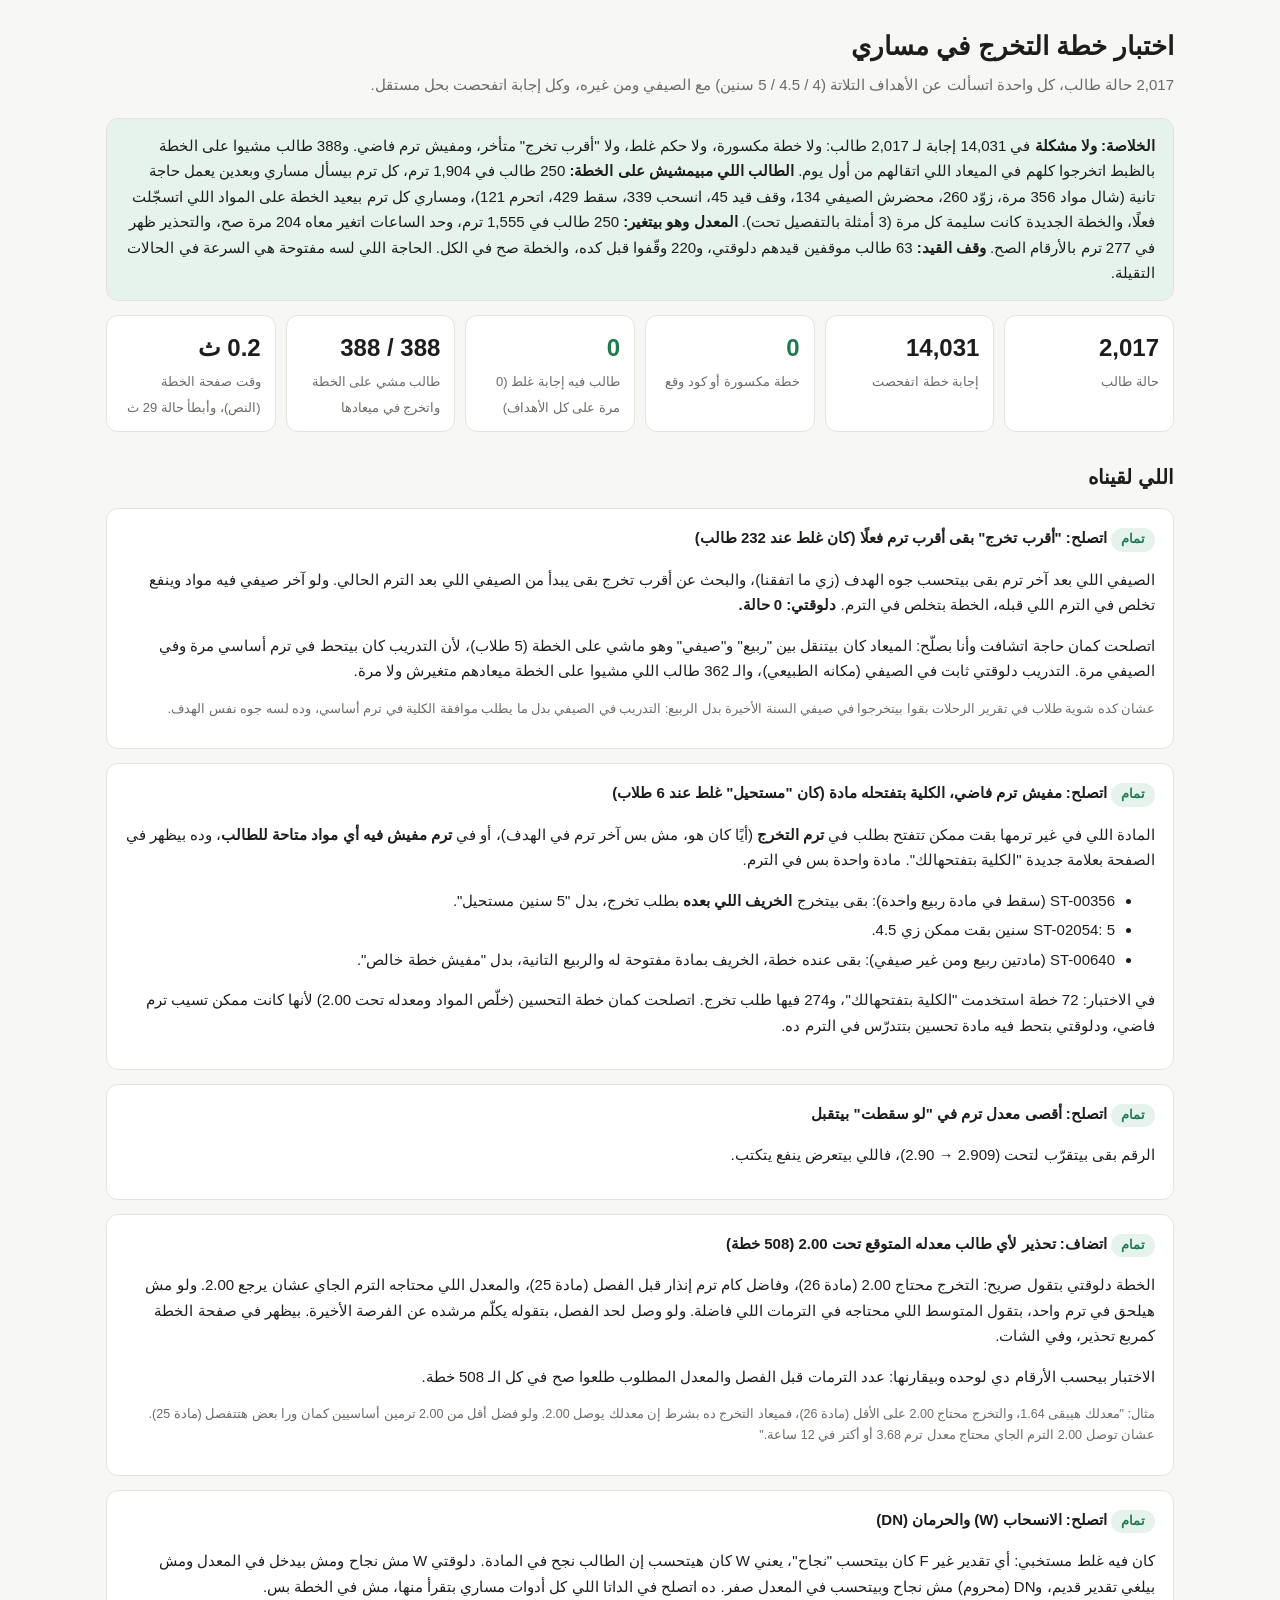
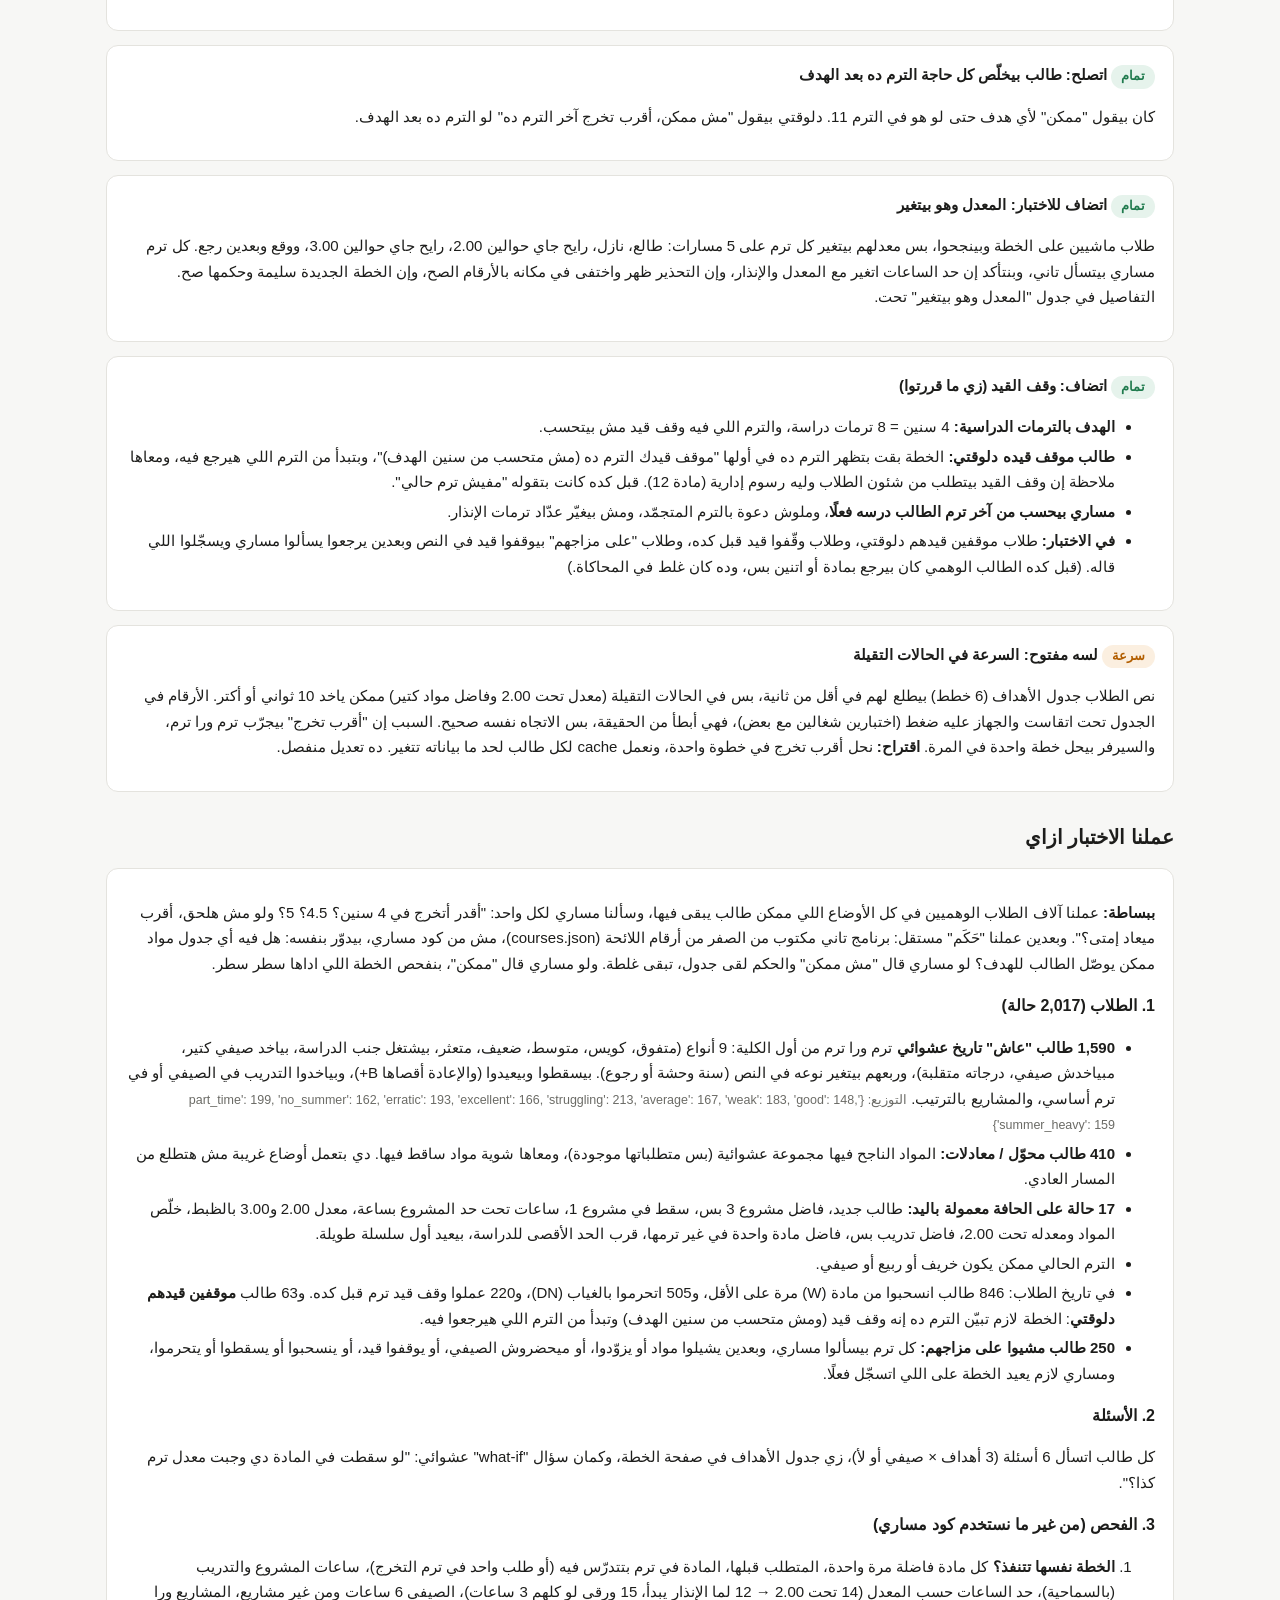
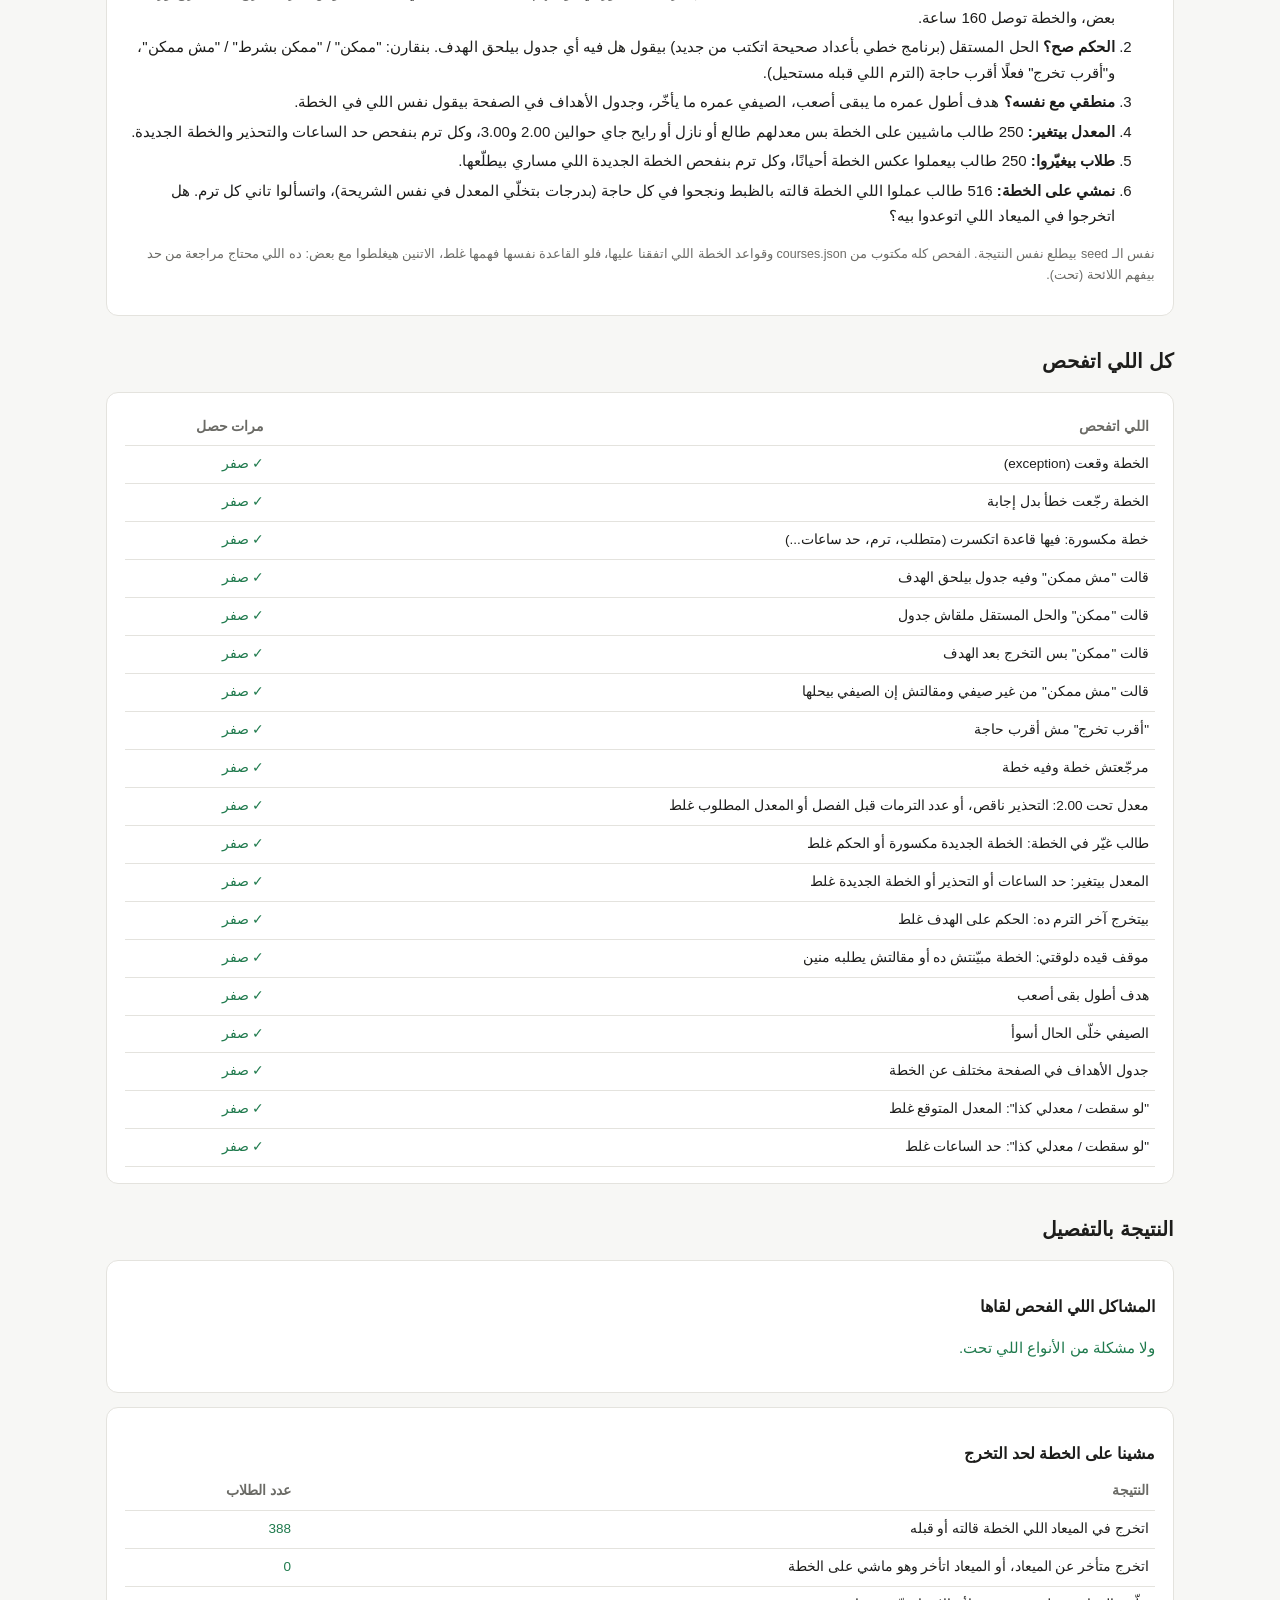
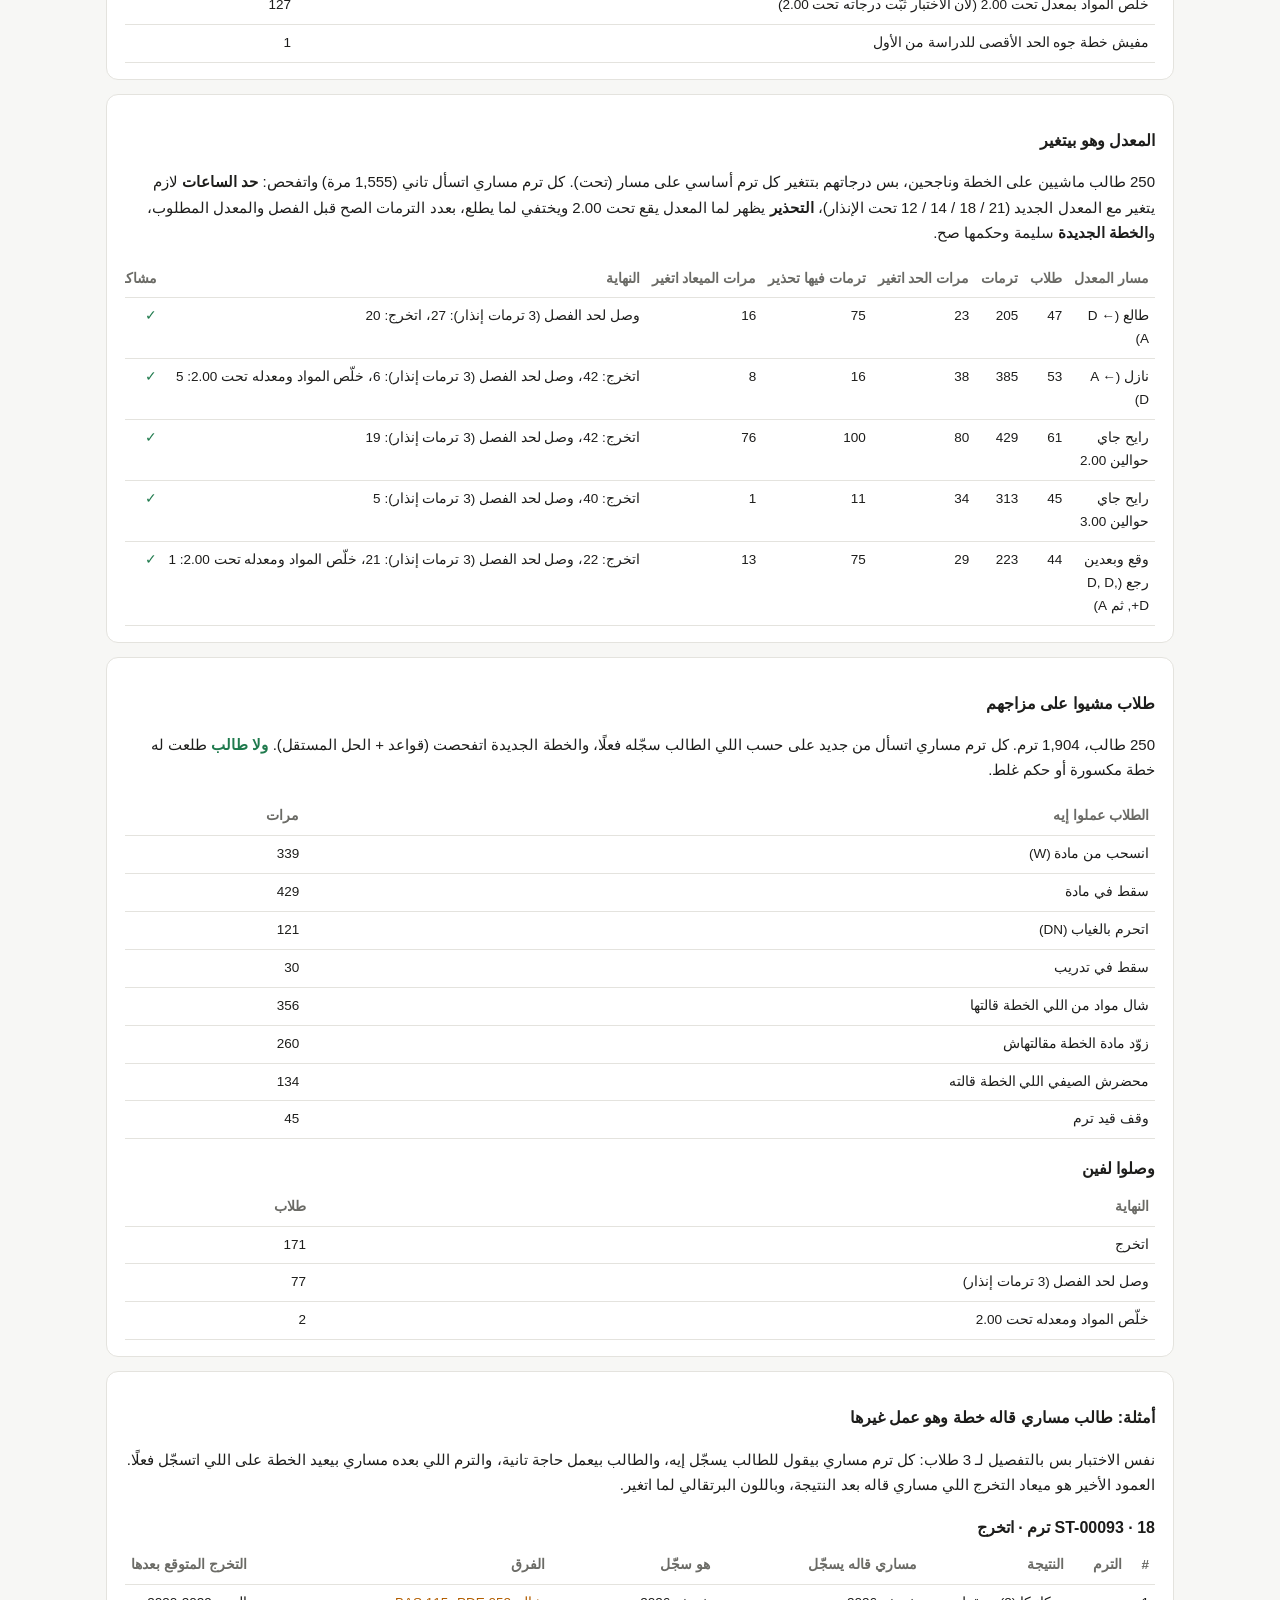
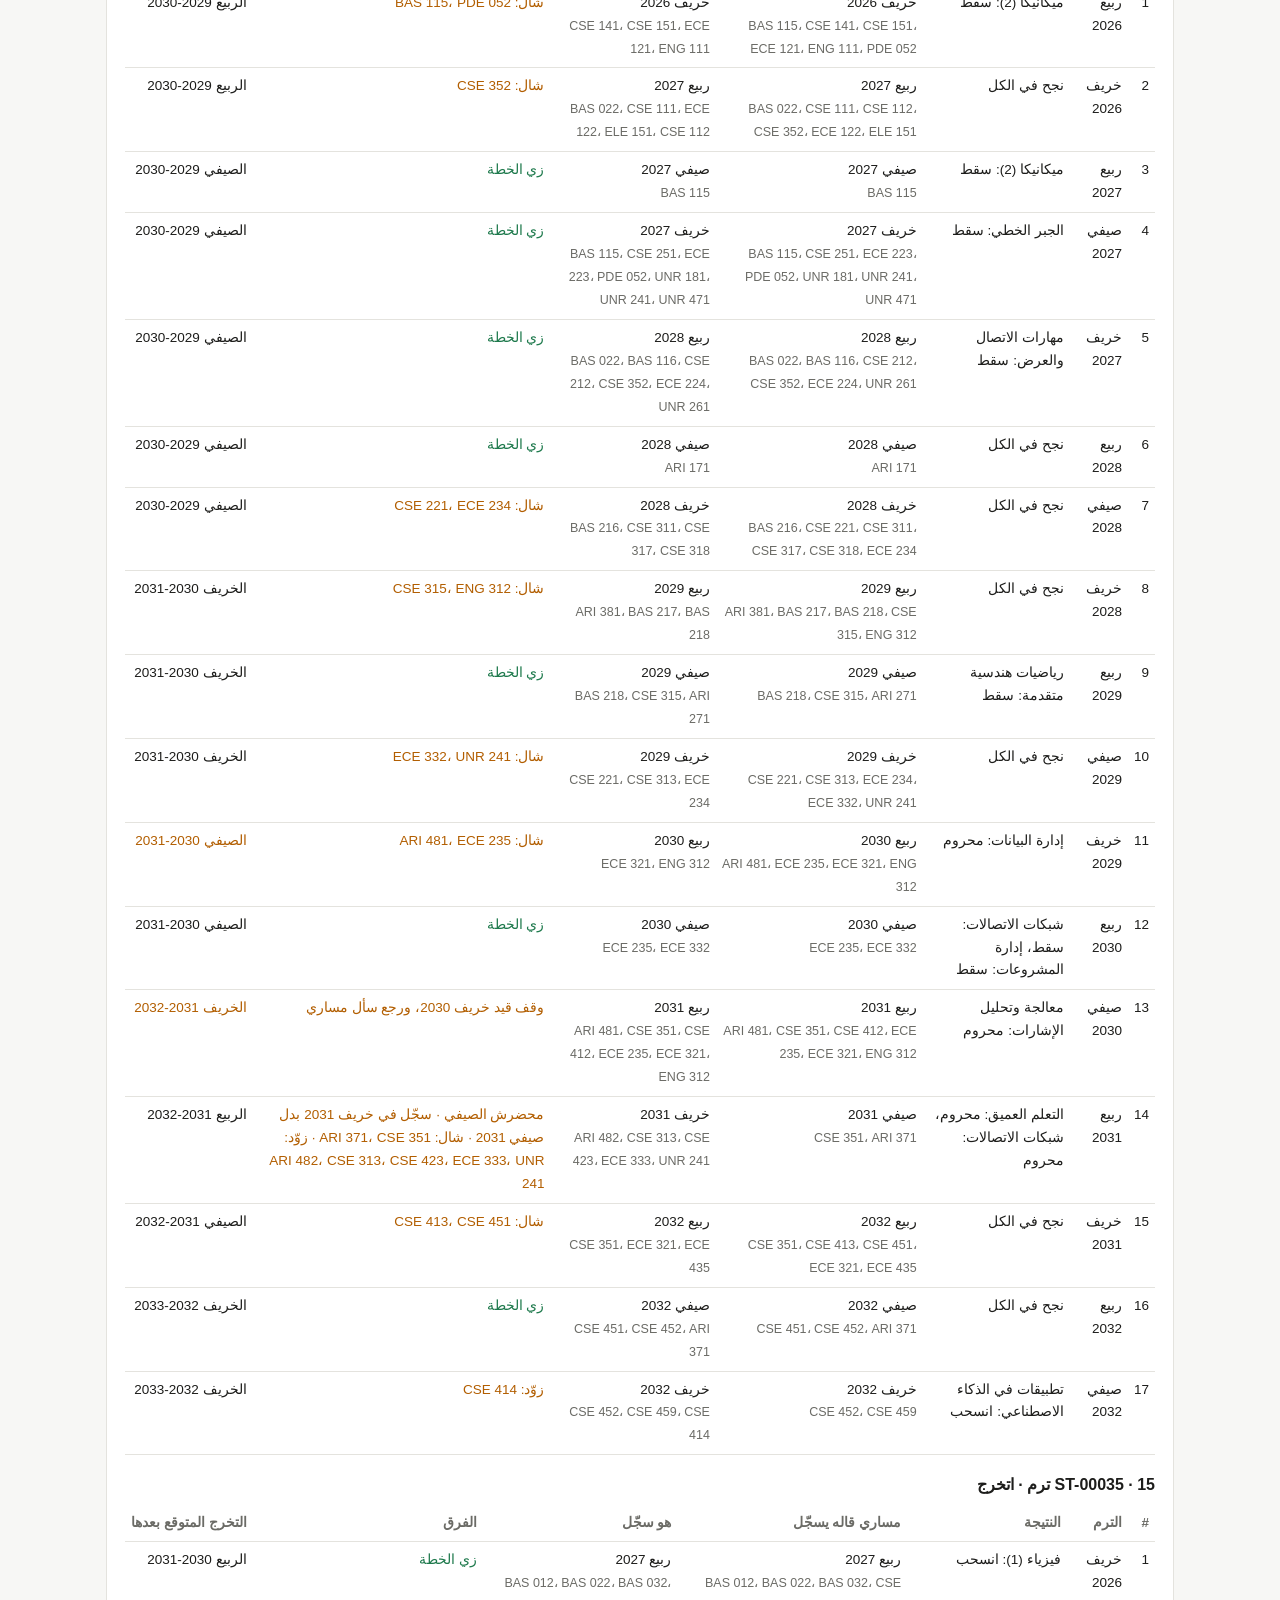
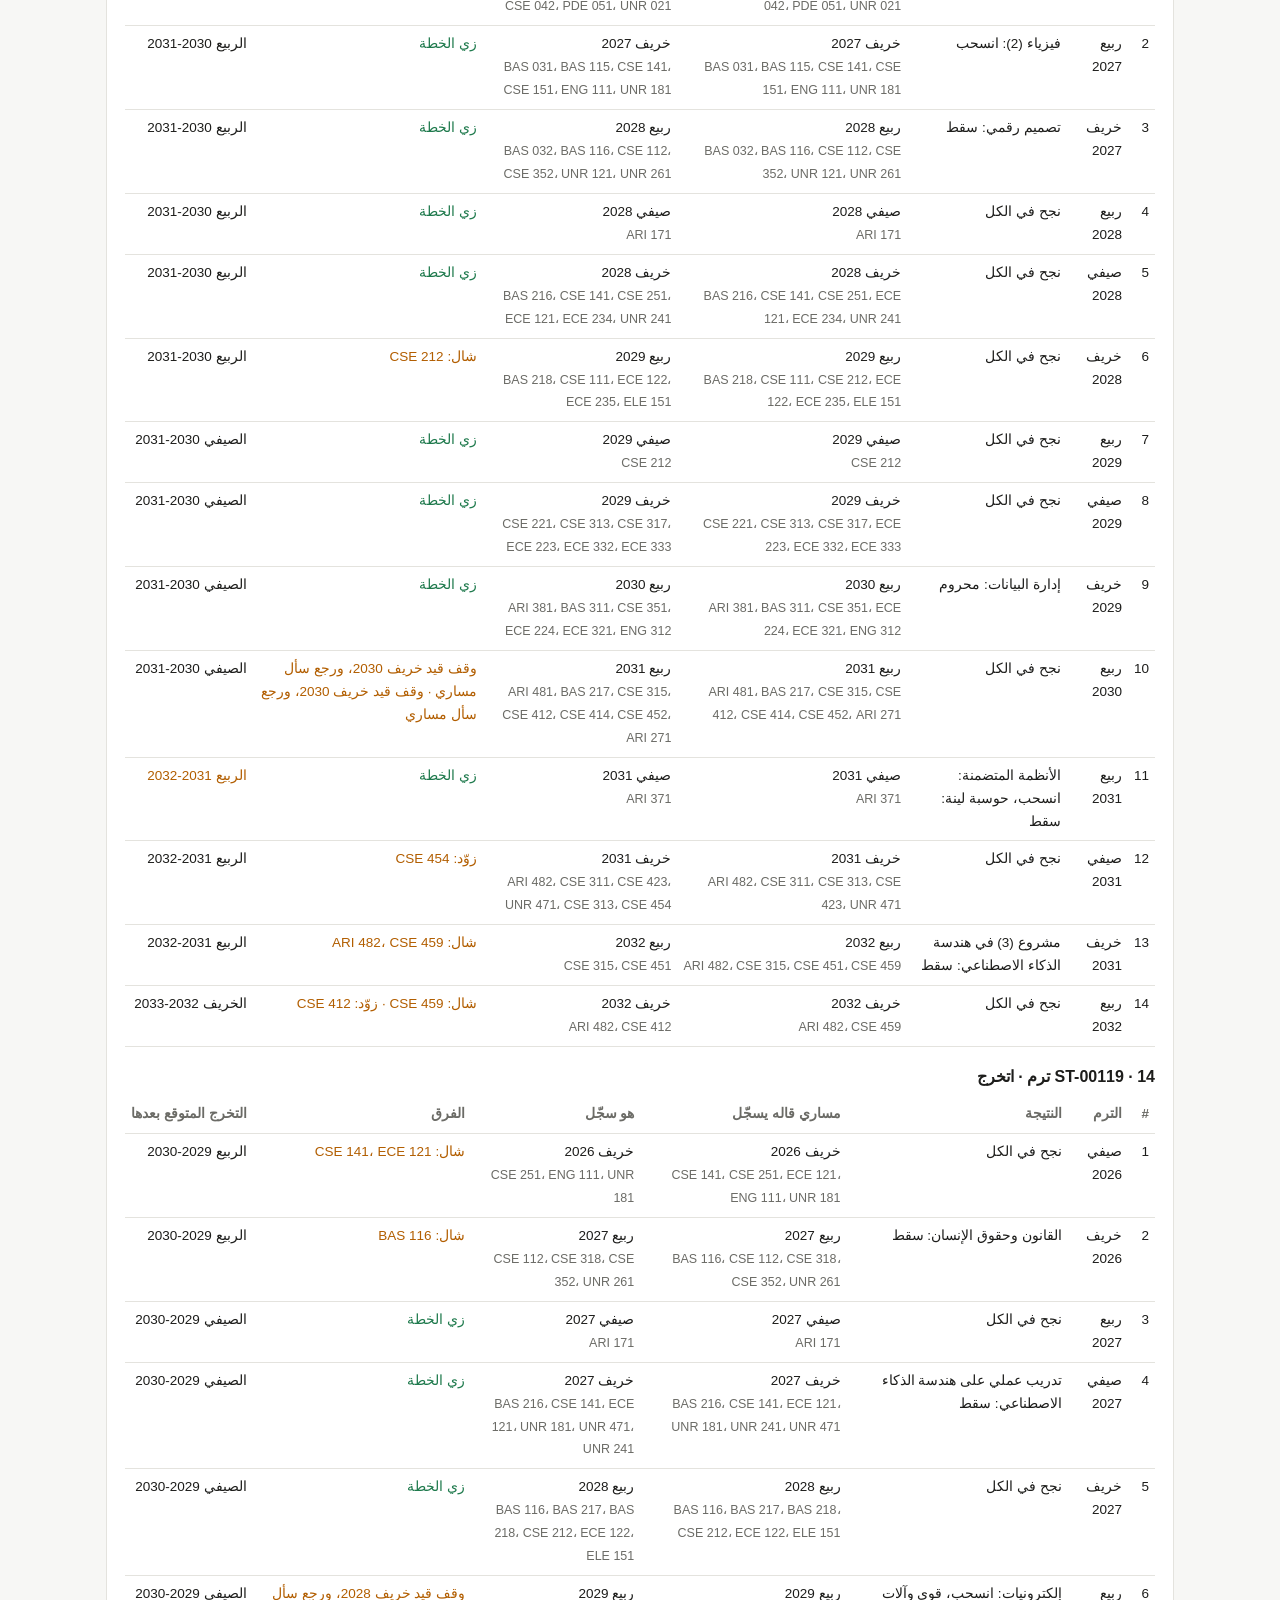
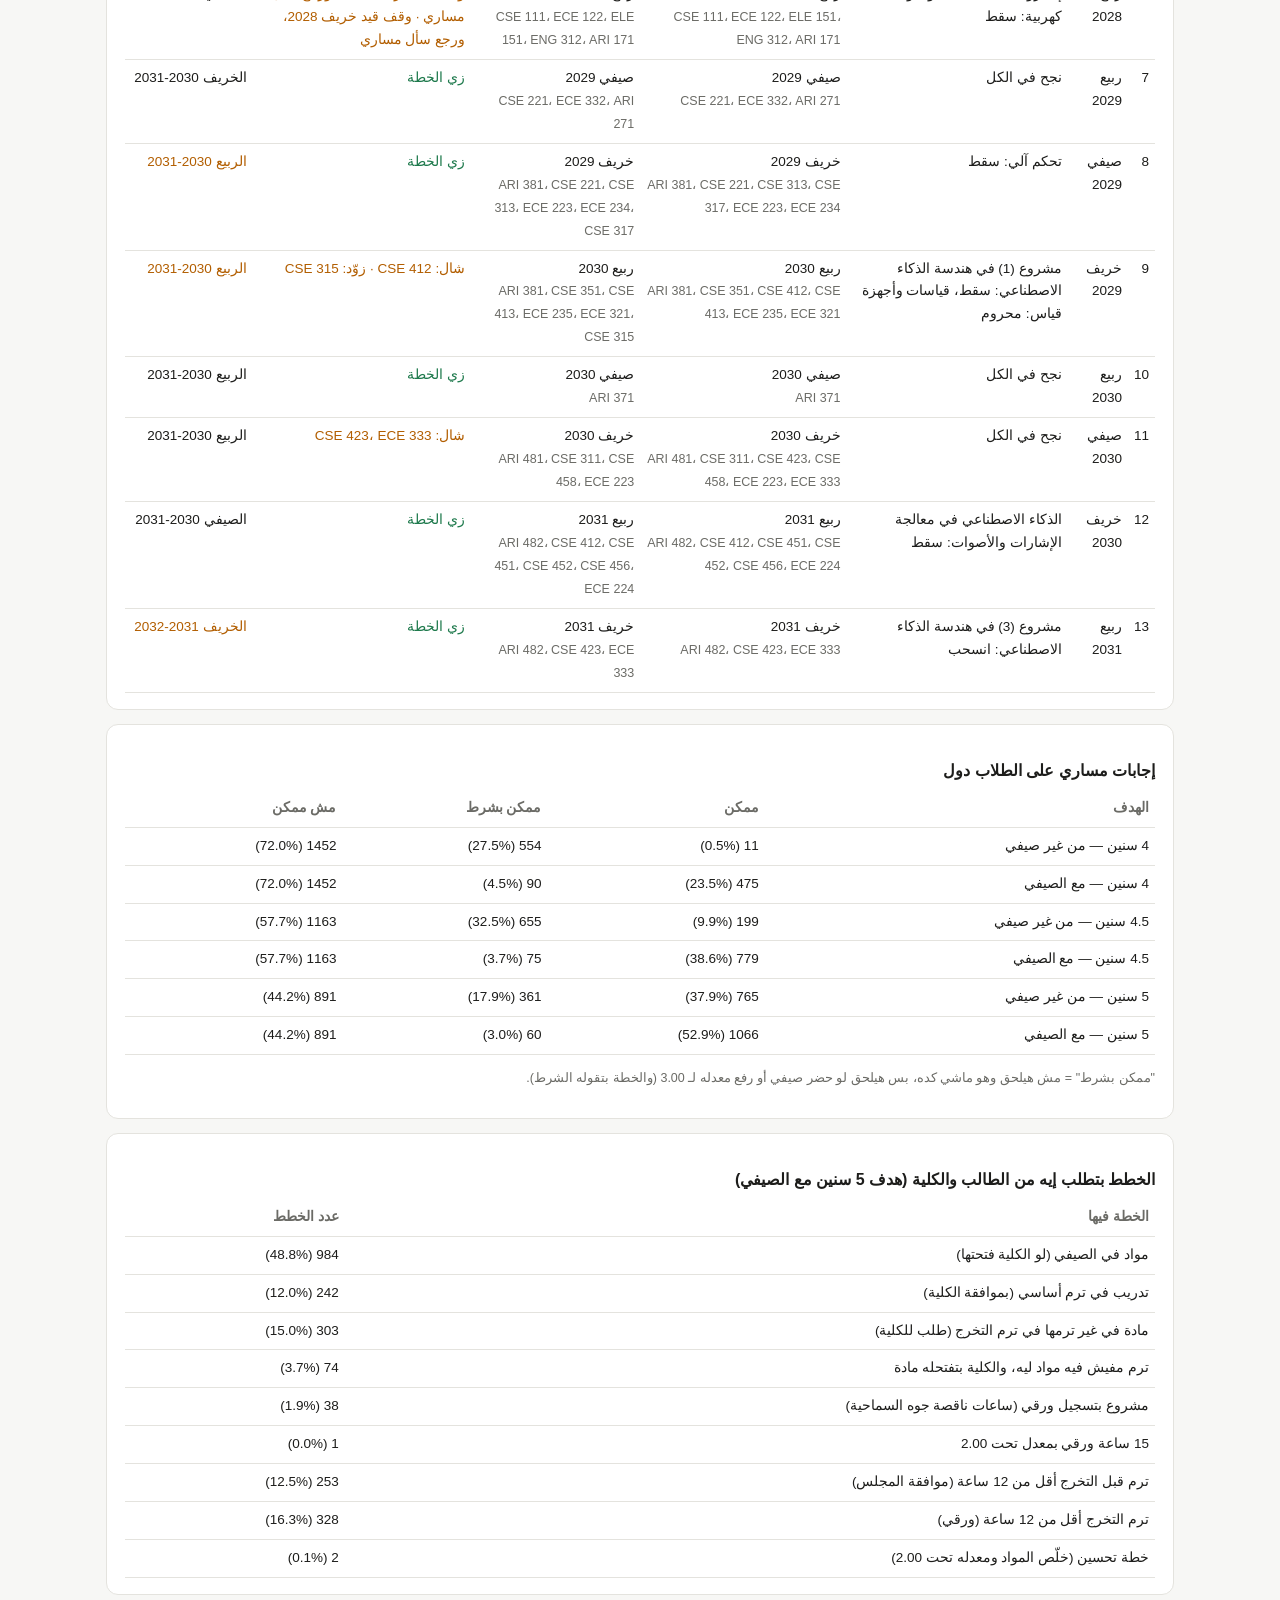
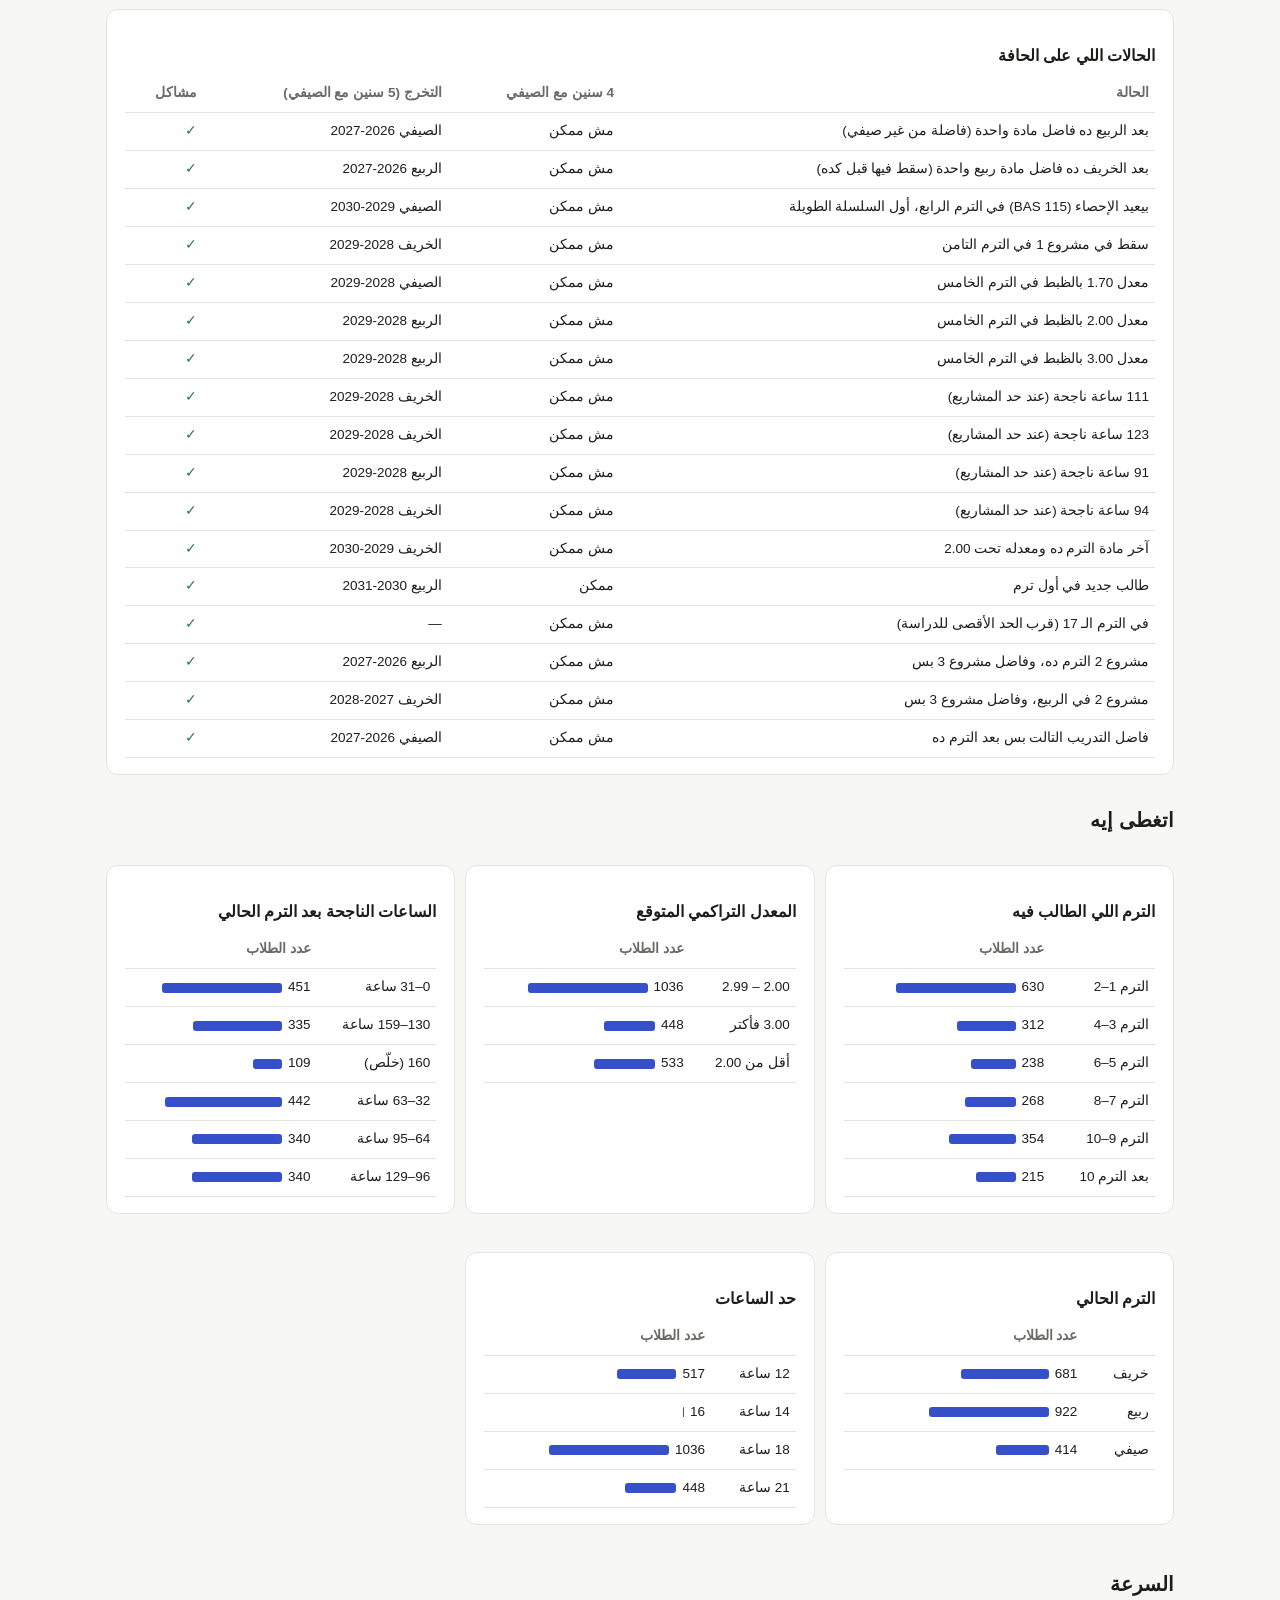
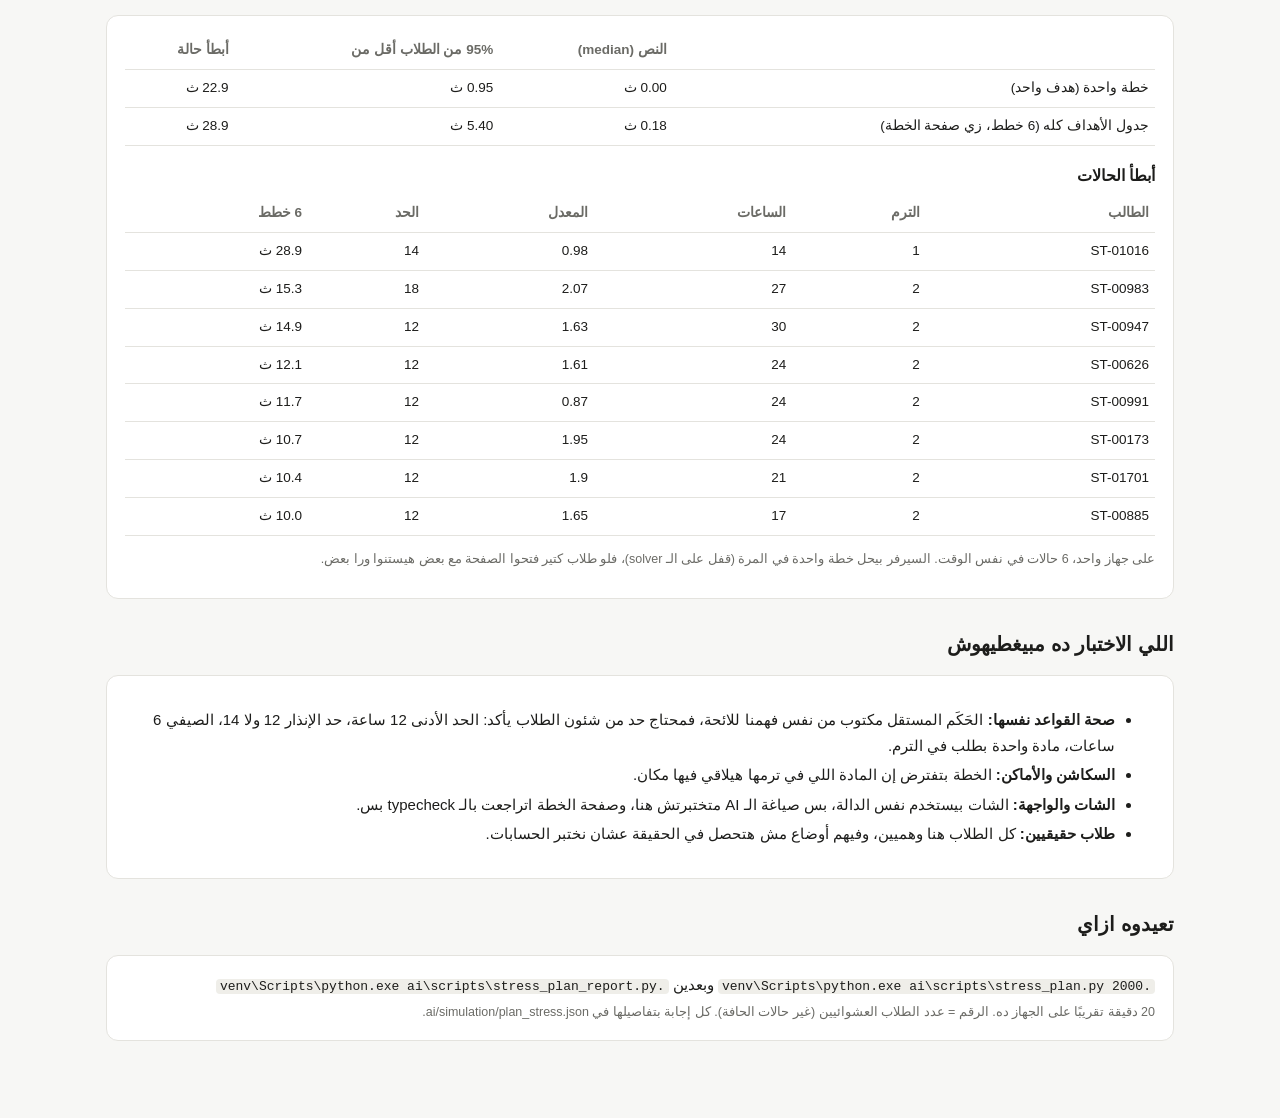
<file: ai/simulation/plan_stress_report.html>
<!doctype html><html lang="ar" dir="rtl"><head><meta charset="utf-8">
<meta name="viewport" content="width=device-width,initial-scale=1"><title>اختبار خطة التخرج</title><style>
:root{--bg:#f7f7f5;--card:#fff;--ink:#1d1d1b;--muted:#6b6b66;--line:#e4e3de;--ok:#1f7a4d;--warn:#b25e00;--bad:#b3261e;
--chip:#efeee9;--accent:#3550c8;--okbg:#e6f3ec;--warnbg:#fbefe0;--badbg:#fbe9e7}
@media (prefers-color-scheme:dark){:root:not([data-theme="light"]){--bg:#161615;--card:#1f1f1d;--ink:#ecebe6;--muted:#a3a29b;
--line:#33332f;--ok:#5cc28d;--warn:#f0a44a;--bad:#f2867e;--chip:#2a2a27;--accent:#8ea0ff;--okbg:#1b2d23;--warnbg:#33281a;--badbg:#3a1f1d}}
:root[data-theme="dark"]{--bg:#161615;--card:#1f1f1d;--ink:#ecebe6;--muted:#a3a29b;--line:#33332f;--ok:#5cc28d;--warn:#f0a44a;
--bad:#f2867e;--chip:#2a2a27;--accent:#8ea0ff;--okbg:#1b2d23;--warnbg:#33281a;--badbg:#3a1f1d}
*{box-sizing:border-box}body{margin:0;background:var(--bg);color:var(--ink);font:15px/1.7 "Segoe UI",Tahoma,sans-serif}
main{max-width:1100px;margin:auto;padding:24px 16px 64px}h1{font-size:26px;margin:0 0 4px}h2{font-size:20px;margin:28px 0 8px}
h3{font-size:16px;margin:16px 0 6px}.sub{color:var(--muted);margin:0 0 20px}
.card{background:var(--card);border:1px solid var(--line);border-radius:12px;padding:16px 18px;margin:14px 0}
.kpis{display:grid;grid-template-columns:repeat(auto-fit,minmax(160px,1fr));gap:10px;margin:14px 0}
.kpi{background:var(--card);border:1px solid var(--line);border-radius:12px;padding:12px 14px}
.kpi b{display:block;font-size:24px;font-variant-numeric:tabular-nums}.kpi span{color:var(--muted);font-size:13px}
.verdict{border-radius:12px;padding:14px 18px;margin:14px 0;border:1px solid var(--line)}
.v-ok{background:var(--okbg)}.v-warn{background:var(--warnbg)}.v-bad{background:var(--badbg)}
.scroll{overflow-x:auto}table{border-collapse:collapse;width:100%;font-size:13.5px}
th,td{border-bottom:1px solid var(--line);padding:7px 6px;text-align:start;vertical-align:top}
th{color:var(--muted);font-weight:600;white-space:nowrap}td.n{font-variant-numeric:tabular-nums;white-space:nowrap}
.ok{color:var(--ok)}.warn{color:var(--warn)}.bad{color:var(--bad);font-weight:600}.small{font-size:12.5px;color:var(--muted)}
.tag{display:inline-block;border-radius:99px;padding:1px 10px;font-size:12.5px;font-weight:600}
.t-bug{background:var(--badbg);color:var(--bad)}.t-q{background:var(--warnbg);color:var(--warn)}.t-ok{background:var(--okbg);color:var(--ok)}
details summary{cursor:pointer;color:var(--accent)}code{background:var(--chip);border-radius:4px;padding:0 4px;font-size:13px}
ol li,ul li{margin:4px 0}.bar{display:inline-block;height:10px;border-radius:3px;background:var(--accent);vertical-align:middle;margin-inline-start:6px}
</style></head>
<body><main>
<h1>اختبار خطة التخرج في مساري</h1>
<p class="sub">2,017 حالة طالب، كل واحدة اتسألت عن الأهداف التلاتة (4 / 4.5 / 5 سنين) مع الصيفي ومن غيره، وكل إجابة اتفحصت بحل مستقل.</p>

<div class="verdict v-ok"><b>الخلاصة:</b> <b>ولا مشكلة</b> في 14,031 إجابة لـ 2,017 طالب: ولا خطة مكسورة، ولا حكم غلط، ولا "أقرب تخرج" متأخر، ومفيش ترم فاضي. و388 طالب مشيوا على الخطة بالظبط اتخرجوا كلهم في الميعاد اللي اتقالهم من أول يوم. <b>الطالب اللي مبيمشيش على الخطة:</b> 250 طالب في 1,904 ترم، كل ترم بيسأل مساري وبعدين يعمل حاجة تانية (شال مواد 356 مرة، زوّد 260، محضرش الصيفي 134، وقف قيد 45، انسحب 339، سقط 429، اتحرم 121)، ومساري كل ترم بيعيد الخطة على المواد اللي اتسجّلت فعلًا، والخطة الجديدة كانت سليمة كل مرة (3 أمثلة بالتفصيل تحت). <b>المعدل وهو بيتغير:</b> 250 طالب في 1,555 ترم، وحد الساعات اتغير معاه 204 مرة صح، والتحذير ظهر في 277 ترم بالأرقام الصح. <b>وقف القيد:</b> 63 طالب موقفين قيدهم دلوقتي، و220 وقّفوا قبل كده، والخطة صح في الكل. الحاجة اللي لسه مفتوحة هي السرعة في الحالات التقيلة.</div>

<div class="kpis">
<div class="kpi"><b>2,017</b><span>حالة طالب</span></div>
<div class="kpi"><b>14,031</b><span>إجابة خطة اتفحصت</span></div>
<div class="kpi"><b class="ok">0</b><span>خطة مكسورة أو كود وقع</span></div>
<div class="kpi"><b class="ok">0</b><span>طالب فيه إجابة غلط (0 مرة على كل الأهداف)</span></div>
<div class="kpi"><b>388 / 388</b><span>طالب مشي على الخطة واتخرج في ميعادها</span></div>
<div class="kpi"><b>0.2 ث</b><span>وقت صفحة الخطة (النص)، وأبطأ حالة 29 ث</span></div>
</div>

<h2>اللي لقيناه</h2>
<div class='card'><span class='tag t-ok'>تمام</span> <b>اتصلح: &quot;أقرب تخرج&quot; بقى أقرب ترم فعلًا (كان غلط عند 232 طالب)</b><div><p>الصيفي اللي بعد آخر ترم بقى بيتحسب جوه الهدف (زي ما اتفقنا)، والبحث عن أقرب تخرج بقى يبدأ من الصيفي اللي بعد الترم الحالي. ولو آخر صيفي فيه مواد وينفع تخلص في الترم اللي قبله، الخطة بتخلص في الترم. <b>دلوقتي: 0 حالة.</b></p><p>اتصلحت كمان حاجة اتشافت وأنا بصلّح: الميعاد كان بيتنقل بين "ربيع" و"صيفي" وهو ماشي على الخطة (5 طلاب)، لأن التدريب كان بيتحط في ترم أساسي مرة وفي الصيفي مرة. التدريب دلوقتي ثابت في الصيفي (مكانه الطبيعي)، والـ 362 طالب اللي مشيوا على الخطة ميعادهم متغيرش ولا مرة.</p><p class='small'>عشان كده شوية طلاب في تقرير الرحلات بقوا بيتخرجوا في صيفي السنة الأخيرة بدل الربيع: التدريب في الصيفي بدل ما يطلب موافقة الكلية في ترم أساسي، وده لسه جوه نفس الهدف.</p></div></div><div class='card'><span class='tag t-ok'>تمام</span> <b>اتصلح: مفيش ترم فاضي، الكلية بتفتحله مادة (كان &quot;مستحيل&quot; غلط عند 6 طلاب)</b><div><p>المادة اللي في غير ترمها بقت ممكن تتفتح بطلب في <b>ترم التخرج</b> (أيًا كان هو، مش بس آخر ترم في الهدف)، أو في <b>ترم مفيش فيه أي مواد متاحة للطالب</b>، وده بيظهر في الصفحة بعلامة جديدة "الكلية بتفتحهالك". مادة واحدة بس في الترم.</p><ul><li>ST-00356 (سقط في مادة ربيع واحدة): بقى بيتخرج <b>الخريف اللي بعده</b> بطلب تخرج، بدل "5 سنين مستحيل".</li><li>ST-02054: 5 سنين بقت ممكن زي 4.5.</li><li>ST-00640 (مادتين ربيع ومن غير صيفي): بقى عنده خطة، الخريف بمادة مفتوحة له والربيع التانية، بدل "مفيش خطة خالص".</li></ul><p>في الاختبار: 72 خطة استخدمت "الكلية بتفتحهالك"، و274 فيها طلب تخرج. اتصلحت كمان خطة التحسين (خلّص المواد ومعدله تحت 2.00) لأنها كانت ممكن تسيب ترم فاضي، ودلوقتي بتحط فيه مادة تحسين بتتدرّس في الترم ده.</p></div></div><div class='card'><span class='tag t-ok'>تمام</span> <b>اتصلح: أقصى معدل ترم في &quot;لو سقطت&quot; بيتقبل</b><div><p>الرقم بقى بيتقرّب لتحت (2.909 → 2.90)، فاللي بيتعرض ينفع يتكتب.</p></div></div><div class='card'><span class='tag t-ok'>تمام</span> <b>اتضاف: تحذير لأي طالب معدله المتوقع تحت 2.00 (508 خطة)</b><div><p>الخطة دلوقتي بتقول صريح: التخرج محتاج 2.00 (مادة 26)، وفاضل كام ترم إنذار قبل الفصل (مادة 25)، والمعدل اللي محتاجه الترم الجاي عشان يرجع 2.00. ولو مش هيلحق في ترم واحد، بتقول المتوسط اللي محتاجه في الترمات اللي فاضلة. ولو وصل لحد الفصل، بتقوله يكلّم مرشده عن الفرصة الأخيرة. بيظهر في صفحة الخطة كمربع تحذير، وفي الشات.</p><p>الاختبار بيحسب الأرقام دي لوحده وبيقارنها: عدد الترمات قبل الفصل والمعدل المطلوب طلعوا صح في كل الـ 508 خطة.</p><p class='small'>مثال: "معدلك هيبقى 1.64، والتخرج محتاج 2.00 على الأقل (مادة 26)، فميعاد التخرج ده بشرط إن معدلك يوصل 2.00. ولو فضل أقل من 2.00 ترمين أساسيين كمان ورا بعض هتتفصل (مادة 25). عشان توصل 2.00 الترم الجاي محتاج معدل ترم 3.68 أو أكتر في 12 ساعة."</p></div></div><div class='card'><span class='tag t-ok'>تمام</span> <b>اتصلح: الانسحاب (W) والحرمان (DN)</b><div><p>كان فيه غلط مستخبي: أي تقدير غير F كان بيتحسب "نجاح"، يعني W كان هيتحسب إن الطالب نجح في المادة. دلوقتي W مش نجاح ومش بيدخل في المعدل ومش بيلغي تقدير قديم، وDN (محروم) مش نجاح وبيتحسب في المعدل صفر. ده اتصلح في الداتا اللي كل أدوات مساري بتقرأ منها، مش في الخطة بس.</p></div></div><div class='card'><span class='tag t-ok'>تمام</span> <b>اتصلح: طالب بيخلّص كل حاجة الترم ده بعد الهدف</b><div><p>كان بيقول "ممكن" لأي هدف حتى لو هو في الترم 11. دلوقتي بيقول "مش ممكن، أقرب تخرج آخر الترم ده" لو الترم ده بعد الهدف.</p></div></div><div class='card'><span class='tag t-ok'>تمام</span> <b>اتضاف للاختبار: المعدل وهو بيتغير</b><div><p>طلاب ماشيين على الخطة وبينجحوا، بس معدلهم بيتغير كل ترم على 5 مسارات: طالع، نازل، رايح جاي حوالين 2.00، رايح جاي حوالين 3.00، ووقع وبعدين رجع. كل ترم مساري بيتسأل تاني، وبنتأكد إن حد الساعات اتغير مع المعدل والإنذار، وإن التحذير ظهر واختفى في مكانه بالأرقام الصح، وإن الخطة الجديدة سليمة وحكمها صح. التفاصيل في جدول "المعدل وهو بيتغير" تحت.</p></div></div><div class='card'><span class='tag t-ok'>تمام</span> <b>اتضاف: وقف القيد (زي ما قررتوا)</b><div><ul><li><b>الهدف بالترمات الدراسية:</b> 4 سنين = 8 ترمات دراسة، والترم اللي فيه وقف قيد مش بيتحسب.</li><li><b>طالب موقف قيده دلوقتي:</b> الخطة بقت بتظهر الترم ده في أولها "موقف قيدك الترم ده (مش متحسب من سنين الهدف)"، وبتبدأ من الترم اللي هيرجع فيه، ومعاها ملاحظة إن وقف القيد بيتطلب من شئون الطلاب وليه رسوم إدارية (مادة 12). قبل كده كانت بتقوله "مفيش ترم حالي".</li><li><b>مساري بيحسب من آخر ترم الطالب درسه فعلًا</b>، وملوش دعوة بالترم المتجمّد، ومش بيغيّر عدّاد ترمات الإنذار.</li><li><b>في الاختبار:</b> طلاب موقفين قيدهم دلوقتي، وطلاب وقّفوا قيد قبل كده، وطلاب "على مزاجهم" بيوقفوا قيد في النص وبعدين يرجعوا يسألوا مساري ويسجّلوا اللي قاله. (قبل كده الطالب الوهمي كان بيرجع بمادة أو اتنين بس، وده كان غلط في المحاكاة.)</li></ul></div></div><div class='card'><span class='tag t-q'>سرعة</span> <b>لسه مفتوح: السرعة في الحالات التقيلة</b><div><p>نص الطلاب جدول الأهداف (6 خطط) بيطلع لهم في أقل من ثانية، بس في الحالات التقيلة (معدل تحت 2.00 وفاضل مواد كتير) ممكن ياخد 10 ثواني أو أكتر. الأرقام في الجدول تحت اتقاست والجهاز عليه ضغط (اختبارين شغالين مع بعض)، فهي أبطأ من الحقيقة، بس الاتجاه نفسه صحيح. السبب إن "أقرب تخرج" بيجرّب ترم ورا ترم، والسيرفر بيحل خطة واحدة في المرة. <b>اقتراح:</b> نحل أقرب تخرج في خطوة واحدة، ونعمل cache لكل طالب لحد ما بياناته تتغير. ده تعديل منفصل.</p></div></div>

<h2>عملنا الاختبار ازاي</h2>
<div class="card">
<p><b>ببساطة:</b> عملنا آلاف الطلاب الوهميين في كل الأوضاع اللي ممكن طالب يبقى فيها، وسألنا مساري لكل واحد: "أقدر أتخرج في 4 سنين؟ 4.5؟ 5؟ ولو مش هلحق، أقرب ميعاد إمتى؟".
وبعدين عملنا "حَكَم" مستقل: برنامج تاني مكتوب من الصفر من أرقام اللائحة (courses.json)، مش من كود مساري، بيدوّر بنفسه: هل فيه أي جدول مواد ممكن يوصّل الطالب للهدف؟
لو مساري قال "مش ممكن" والحكم لقى جدول، تبقى غلطة. ولو مساري قال "ممكن"، بنفحص الخطة اللي اداها سطر سطر.</p>
<h3>1. الطلاب (2,017 حالة)</h3>
<ul>
<li><b>1,590 طالب "عاش" تاريخ عشوائي</b> ترم ورا ترم من أول الكلية: 9 أنواع (متفوق، كويس، متوسط، ضعيف، متعثر، بيشتغل جنب الدراسة،
بياخد صيفي كتير، مبياخدش صيفي، درجاته متقلبة)، وربعهم بيتغير نوعه في النص (سنة وحشة أو رجوع). بيسقطوا وبيعيدوا (والإعادة أقصاها B+)، وبياخدوا التدريب في الصيفي أو في ترم أساسي، والمشاريع بالترتيب.
<span class="small">التوزيع: {&#x27;part_time&#x27;: 199, &#x27;no_summer&#x27;: 162, &#x27;erratic&#x27;: 193, &#x27;excellent&#x27;: 166, &#x27;struggling&#x27;: 213, &#x27;average&#x27;: 167, &#x27;weak&#x27;: 183, &#x27;good&#x27;: 148, &#x27;summer_heavy&#x27;: 159}</span></li>
<li><b>410 طالب محوّل / معادلات:</b> المواد الناجح فيها مجموعة عشوائية (بس متطلباتها موجودة)، ومعاها شوية مواد ساقط فيها. دي بتعمل أوضاع غريبة مش هتطلع من المسار العادي.</li>
<li><b>17 حالة على الحافة معمولة باليد:</b> طالب جديد، فاضل مشروع 3 بس، سقط في مشروع 1، ساعات تحت حد المشروع بساعة، معدل 2.00 و3.00 بالظبط، خلّص المواد ومعدله تحت 2.00، فاضل تدريب بس، فاضل مادة واحدة في غير ترمها، قرب الحد الأقصى للدراسة، بيعيد أول سلسلة طويلة.</li>
<li>الترم الحالي ممكن يكون خريف أو ربيع أو صيفي.</li>
<li>في تاريخ الطلاب: 846 طالب انسحبوا من مادة (W) مرة على الأقل، و505 اتحرموا بالغياب (DN)، و220 عملوا وقف قيد ترم قبل كده. و63 طالب <b>موقفين قيدهم دلوقتي</b>: الخطة لازم تبيّن الترم ده إنه وقف قيد (ومش متحسب من سنين الهدف) وتبدأ من الترم اللي هيرجعوا فيه.</li>
<li><b>250 طالب مشيوا على مزاجهم:</b> كل ترم بيسألوا مساري، وبعدين يشيلوا مواد أو يزوّدوا، أو ميحضروش الصيفي، أو يوقفوا قيد، أو ينسحبوا أو يسقطوا أو يتحرموا، ومساري لازم يعيد الخطة على اللي اتسجّل فعلًا.</li>
</ul>
<h3>2. الأسئلة</h3>
<p>كل طالب اتسأل 6 أسئلة (3 أهداف × صيفي أو لأ)، زي جدول الأهداف في صفحة الخطة، وكمان سؤال "what-if" عشوائي: "لو سقطت في المادة دي وجبت معدل ترم كذا؟".</p>
<h3>3. الفحص (من غير ما نستخدم كود مساري)</h3>
<ol>
<li><b>الخطة نفسها تتنفذ؟</b> كل مادة فاضلة مرة واحدة، المتطلب قبلها، المادة في ترم بتتدرّس فيه (أو طلب واحد في ترم التخرج)، ساعات المشروع والتدريب (بالسماحية)، حد الساعات حسب المعدل
(14 تحت 2.00 → 12 لما الإنذار يبدأ، 15 ورقي لو كلهم 3 ساعات)، الصيفي 6 ساعات ومن غير مشاريع، المشاريع ورا بعض، والخطة توصل 160 ساعة.</li>
<li><b>الحكم صح؟</b> الحل المستقل (برنامج خطي بأعداد صحيحة اتكتب من جديد) بيقول هل فيه أي جدول بيلحق الهدف. بنقارن: "ممكن" / "ممكن بشرط" / "مش ممكن"، و"أقرب تخرج" فعلًا أقرب حاجة (الترم اللي قبله مستحيل).</li>
<li><b>منطقي مع نفسه؟</b> هدف أطول عمره ما يبقى أصعب، الصيفي عمره ما يأخّر، وجدول الأهداف في الصفحة بيقول نفس اللي في الخطة.</li>
<li><b>المعدل بيتغير:</b> 250 طالب ماشيين على الخطة بس معدلهم طالع أو نازل أو رايح جاي حوالين 2.00 و3.00، وكل ترم بنفحص حد الساعات والتحذير والخطة الجديدة.</li>
<li><b>طلاب بيغيّروا:</b> 250 طالب بيعملوا عكس الخطة أحيانًا، وكل ترم بنفحص الخطة الجديدة اللي مساري بيطلّعها.</li>
<li><b>نمشي على الخطة:</b> 516 طالب عملوا اللي الخطة قالته بالظبط ونجحوا في كل حاجة (بدرجات بتخلّي المعدل في نفس الشريحة)، واتسألوا تاني كل ترم. هل اتخرجوا في الميعاد اللي اتوعدوا بيه؟</li>
</ol>
<p class="small">نفس الـ seed بيطلع نفس النتيجة. الفحص كله مكتوب من courses.json وقواعد الخطة اللي اتفقنا عليها، فلو القاعدة نفسها فهمها غلط، الاتنين هيغلطوا مع بعض: ده اللي محتاج مراجعة من حد بيفهم اللائحة (تحت).</p>
</div>

<h2>كل اللي اتفحص</h2>
<div class="card"><div class='scroll'><table><tr><th>اللي اتفحص</th><th>مرات حصل</th></tr><tr><td class=''>الخطة وقعت (exception)</td><td class='n'><span class='ok'>✓ صفر</span></td></tr><tr><td class=''>الخطة رجّعت خطأ بدل إجابة</td><td class='n'><span class='ok'>✓ صفر</span></td></tr><tr><td class=''>خطة مكسورة: فيها قاعدة اتكسرت (متطلب، ترم، حد ساعات...)</td><td class='n'><span class='ok'>✓ صفر</span></td></tr><tr><td class=''>قالت &quot;مش ممكن&quot; وفيه جدول بيلحق الهدف</td><td class='n'><span class='ok'>✓ صفر</span></td></tr><tr><td class=''>قالت &quot;ممكن&quot; والحل المستقل ملقاش جدول</td><td class='n'><span class='ok'>✓ صفر</span></td></tr><tr><td class=''>قالت &quot;ممكن&quot; بس التخرج بعد الهدف</td><td class='n'><span class='ok'>✓ صفر</span></td></tr><tr><td class=''>قالت &quot;مش ممكن&quot; من غير صيفي ومقالتش إن الصيفي بيحلها</td><td class='n'><span class='ok'>✓ صفر</span></td></tr><tr><td class=''>&quot;أقرب تخرج&quot; مش أقرب حاجة</td><td class='n'><span class='ok'>✓ صفر</span></td></tr><tr><td class=''>مرجّعتش خطة وفيه خطة</td><td class='n'><span class='ok'>✓ صفر</span></td></tr><tr><td class=''>معدل تحت 2.00: التحذير ناقص، أو عدد الترمات قبل الفصل أو المعدل المطلوب غلط</td><td class='n'><span class='ok'>✓ صفر</span></td></tr><tr><td class=''>طالب غيّر في الخطة: الخطة الجديدة مكسورة أو الحكم غلط</td><td class='n'><span class='ok'>✓ صفر</span></td></tr><tr><td class=''>المعدل بيتغير: حد الساعات أو التحذير أو الخطة الجديدة غلط</td><td class='n'><span class='ok'>✓ صفر</span></td></tr><tr><td class=''>بيتخرج آخر الترم ده: الحكم على الهدف غلط</td><td class='n'><span class='ok'>✓ صفر</span></td></tr><tr><td class=''>موقف قيده دلوقتي: الخطة مبيّنتش ده أو مقالتش يطلبه منين</td><td class='n'><span class='ok'>✓ صفر</span></td></tr><tr><td class=''>هدف أطول بقى أصعب</td><td class='n'><span class='ok'>✓ صفر</span></td></tr><tr><td class=''>الصيفي خلّى الحال أسوأ</td><td class='n'><span class='ok'>✓ صفر</span></td></tr><tr><td class=''>جدول الأهداف في الصفحة مختلف عن الخطة</td><td class='n'><span class='ok'>✓ صفر</span></td></tr><tr><td class=''>&quot;لو سقطت / معدلي كذا&quot;: المعدل المتوقع غلط</td><td class='n'><span class='ok'>✓ صفر</span></td></tr><tr><td class=''>&quot;لو سقطت / معدلي كذا&quot;: حد الساعات غلط</td><td class='n'><span class='ok'>✓ صفر</span></td></tr></table></div></div>

<h2>النتيجة بالتفصيل</h2>
<div class="card"><h3>المشاكل اللي الفحص لقاها</h3><p class='ok'>ولا مشكلة من الأنواع اللي تحت.</p></div>
<div class="card"><h3>مشينا على الخطة لحد التخرج</h3><div class='scroll'><table><tr><th>النتيجة</th><th>عدد الطلاب</th></tr><tr><td class=''>اتخرج في الميعاد اللي الخطة قالته أو قبله</td><td class='n'><span class='ok'>388</span></td></tr><tr><td class=''>اتخرج متأخر عن الميعاد، أو الميعاد اتأخر وهو ماشي على الخطة</td><td class='n'><span class='ok'>0</span></td></tr><tr><td class=''>خلّص المواد بمعدل تحت 2.00 (لأن الاختبار ثبّت درجاته تحت 2.00)</td><td class='n'>127</td></tr><tr><td class=''>مفيش خطة جوه الحد الأقصى للدراسة من الأول</td><td class='n'>1</td></tr></table></div></div>
<div class="card"><h3>المعدل وهو بيتغير</h3><p>250 طالب ماشيين على الخطة وناجحين، بس درجاتهم بتتغير كل ترم أساسي على مسار (تحت). كل ترم مساري اتسأل تاني (1,555 مرة) واتفحص: <b>حد الساعات</b> لازم يتغير مع المعدل الجديد (21 / 18 / 14 / 12 تحت الإنذار)، <b>التحذير</b> يظهر لما المعدل يقع تحت 2.00 ويختفي لما يطلع، بعدد الترمات الصح قبل الفصل والمعدل المطلوب، و<b>الخطة الجديدة</b> سليمة وحكمها صح.</p><div class='scroll'><table><tr><th>مسار المعدل</th><th>طلاب</th><th>ترمات</th><th>مرات الحد اتغير</th><th>ترمات فيها تحذير</th><th>مرات الميعاد اتغير</th><th>النهاية</th><th>مشاكل</th></tr><tr><td class=''>طالع (D ← A)</td><td class='n'>47</td><td class='n'>205</td><td class='n'>23</td><td class='n'>75</td><td class='n'>16</td><td class='n'>وصل لحد الفصل (3 ترمات إنذار): 27، اتخرج: 20</td><td class='n'><span class='ok'>✓</span></td></tr><tr><td class=''>نازل (A ← D)</td><td class='n'>53</td><td class='n'>385</td><td class='n'>38</td><td class='n'>16</td><td class='n'>8</td><td class='n'>اتخرج: 42، وصل لحد الفصل (3 ترمات إنذار): 6، خلّص المواد ومعدله تحت 2.00: 5</td><td class='n'><span class='ok'>✓</span></td></tr><tr><td class=''>رايح جاي حوالين 2.00</td><td class='n'>61</td><td class='n'>429</td><td class='n'>80</td><td class='n'>100</td><td class='n'>76</td><td class='n'>اتخرج: 42، وصل لحد الفصل (3 ترمات إنذار): 19</td><td class='n'><span class='ok'>✓</span></td></tr><tr><td class=''>رايح جاي حوالين 3.00</td><td class='n'>45</td><td class='n'>313</td><td class='n'>34</td><td class='n'>11</td><td class='n'>1</td><td class='n'>اتخرج: 40، وصل لحد الفصل (3 ترمات إنذار): 5</td><td class='n'><span class='ok'>✓</span></td></tr><tr><td class=''>وقع وبعدين رجع (D, D, D+, ثم A)</td><td class='n'>44</td><td class='n'>223</td><td class='n'>29</td><td class='n'>75</td><td class='n'>13</td><td class='n'>اتخرج: 22، وصل لحد الفصل (3 ترمات إنذار): 21، خلّص المواد ومعدله تحت 2.00: 1</td><td class='n'><span class='ok'>✓</span></td></tr></table></div></div>
<div class="card"><h3>طلاب مشيوا على مزاجهم</h3><p>250 طالب، 1,904 ترم. كل ترم مساري اتسأل من جديد على حسب اللي الطالب سجّله فعلًا، والخطة الجديدة اتفحصت (قواعد + الحل المستقل). <b class='ok'>ولا طالب</b> طلعت له خطة مكسورة أو حكم غلط.</p><div class='scroll'><table><tr><th>الطلاب عملوا إيه</th><th>مرات</th></tr><tr><td class=''>انسحب من مادة (W)</td><td class='n'>339</td></tr><tr><td class=''>سقط في مادة</td><td class='n'>429</td></tr><tr><td class=''>اتحرم بالغياب (DN)</td><td class='n'>121</td></tr><tr><td class=''>سقط في تدريب</td><td class='n'>30</td></tr><tr><td class=''>شال مواد من اللي الخطة قالتها</td><td class='n'>356</td></tr><tr><td class=''>زوّد مادة الخطة مقالتهاش</td><td class='n'>260</td></tr><tr><td class=''>محضرش الصيفي اللي الخطة قالته</td><td class='n'>134</td></tr><tr><td class=''>وقف قيد ترم</td><td class='n'>45</td></tr></table></div><h3>وصلوا لفين</h3><div class='scroll'><table><tr><th>النهاية</th><th>طلاب</th></tr><tr><td class=''>اتخرج</td><td class='n'>171</td></tr><tr><td class=''>وصل لحد الفصل (3 ترمات إنذار)</td><td class='n'>77</td></tr><tr><td class=''>خلّص المواد ومعدله تحت 2.00</td><td class='n'>2</td></tr></table></div></div>
<div class="card"><h3>أمثلة: طالب مساري قاله خطة وهو عمل غيرها</h3><p>نفس الاختبار بس بالتفصيل لـ 3 طلاب: كل ترم مساري بيقول للطالب يسجّل إيه، والطالب بيعمل حاجة تانية، والترم اللي بعده مساري بيعيد الخطة على اللي اتسجّل فعلًا. العمود الأخير هو ميعاد التخرج اللي مساري قاله بعد النتيجة، وباللون البرتقالي لما اتغير.</p><h3>ST-00093 · 18 ترم · اتخرج</h3><div class='scroll'><table><tr><th>#</th><th>الترم</th><th>النتيجة</th><th>مساري قاله يسجّل</th><th>هو سجّل</th><th>الفرق</th><th>التخرج المتوقع بعدها</th></tr><tr><td class=''>1</td><td class=''>ربيع 2026</td><td class=''>ميكانيكا (2): سقط</td><td class=''>خريف 2026<br><span class='small'>BAS 115، CSE 141، CSE 151، ECE 121، ENG 111، PDE 052</span></td><td class=''>خريف 2026<br><span class='small'>CSE 141، CSE 151، ECE 121، ENG 111</span></td><td class=''><span class='warn'>شال: BAS 115، PDE 052</span></td><td class=''><span class=''>الربيع 2029-2030</span></td></tr><tr><td class=''>2</td><td class=''>خريف 2026</td><td class=''>نجح في الكل</td><td class=''>ربيع 2027<br><span class='small'>BAS 022، CSE 111، CSE 112، CSE 352، ECE 122، ELE 151</span></td><td class=''>ربيع 2027<br><span class='small'>BAS 022، CSE 111، ECE 122، ELE 151، CSE 112</span></td><td class=''><span class='warn'>شال: CSE 352</span></td><td class=''><span class=''>الربيع 2029-2030</span></td></tr><tr><td class=''>3</td><td class=''>ربيع 2027</td><td class=''>ميكانيكا (2): سقط</td><td class=''>صيفي 2027<br><span class='small'>BAS 115</span></td><td class=''>صيفي 2027<br><span class='small'>BAS 115</span></td><td class=''><span class='ok'>زي الخطة</span></td><td class=''><span class=''>الصيفي 2029-2030</span></td></tr><tr><td class=''>4</td><td class=''>صيفي 2027</td><td class=''>الجبر الخطي: سقط</td><td class=''>خريف 2027<br><span class='small'>BAS 115، CSE 251، ECE 223، PDE 052، UNR 181، UNR 241، UNR 471</span></td><td class=''>خريف 2027<br><span class='small'>BAS 115، CSE 251، ECE 223، PDE 052، UNR 181، UNR 241، UNR 471</span></td><td class=''><span class='ok'>زي الخطة</span></td><td class=''><span class=''>الصيفي 2029-2030</span></td></tr><tr><td class=''>5</td><td class=''>خريف 2027</td><td class=''>مهارات الاتصال والعرض: سقط</td><td class=''>ربيع 2028<br><span class='small'>BAS 022، BAS 116، CSE 212، CSE 352، ECE 224، UNR 261</span></td><td class=''>ربيع 2028<br><span class='small'>BAS 022، BAS 116، CSE 212، CSE 352، ECE 224، UNR 261</span></td><td class=''><span class='ok'>زي الخطة</span></td><td class=''><span class=''>الصيفي 2029-2030</span></td></tr><tr><td class=''>6</td><td class=''>ربيع 2028</td><td class=''>نجح في الكل</td><td class=''>صيفي 2028<br><span class='small'>ARI 171</span></td><td class=''>صيفي 2028<br><span class='small'>ARI 171</span></td><td class=''><span class='ok'>زي الخطة</span></td><td class=''><span class=''>الصيفي 2029-2030</span></td></tr><tr><td class=''>7</td><td class=''>صيفي 2028</td><td class=''>نجح في الكل</td><td class=''>خريف 2028<br><span class='small'>BAS 216، CSE 221، CSE 311، CSE 317، CSE 318، ECE 234</span></td><td class=''>خريف 2028<br><span class='small'>BAS 216، CSE 311، CSE 317، CSE 318</span></td><td class=''><span class='warn'>شال: CSE 221، ECE 234</span></td><td class=''><span class=''>الصيفي 2029-2030</span></td></tr><tr><td class=''>8</td><td class=''>خريف 2028</td><td class=''>نجح في الكل</td><td class=''>ربيع 2029<br><span class='small'>ARI 381، BAS 217، BAS 218، CSE 315، ENG 312</span></td><td class=''>ربيع 2029<br><span class='small'>ARI 381، BAS 217، BAS 218</span></td><td class=''><span class='warn'>شال: CSE 315، ENG 312</span></td><td class=''><span class=''>الخريف 2030-2031</span></td></tr><tr><td class=''>9</td><td class=''>ربيع 2029</td><td class=''>رياضيات هندسية متقدمة: سقط</td><td class=''>صيفي 2029<br><span class='small'>BAS 218، CSE 315، ARI 271</span></td><td class=''>صيفي 2029<br><span class='small'>BAS 218، CSE 315، ARI 271</span></td><td class=''><span class='ok'>زي الخطة</span></td><td class=''><span class=''>الخريف 2030-2031</span></td></tr><tr><td class=''>10</td><td class=''>صيفي 2029</td><td class=''>نجح في الكل</td><td class=''>خريف 2029<br><span class='small'>CSE 221، CSE 313، ECE 234، ECE 332، UNR 241</span></td><td class=''>خريف 2029<br><span class='small'>CSE 221، CSE 313، ECE 234</span></td><td class=''><span class='warn'>شال: ECE 332، UNR 241</span></td><td class=''><span class=''>الخريف 2030-2031</span></td></tr><tr><td class=''>11</td><td class=''>خريف 2029</td><td class=''>إدارة البيانات: محروم</td><td class=''>ربيع 2030<br><span class='small'>ARI 481، ECE 235، ECE 321، ENG 312</span></td><td class=''>ربيع 2030<br><span class='small'>ECE 321، ENG 312</span></td><td class=''><span class='warn'>شال: ARI 481، ECE 235</span></td><td class=''><span class='warn'>الصيفي 2030-2031</span></td></tr><tr><td class=''>12</td><td class=''>ربيع 2030</td><td class=''>شبكات الاتصالات: سقط، إدارة المشروعات: سقط</td><td class=''>صيفي 2030<br><span class='small'>ECE 235، ECE 332</span></td><td class=''>صيفي 2030<br><span class='small'>ECE 235، ECE 332</span></td><td class=''><span class='ok'>زي الخطة</span></td><td class=''><span class=''>الصيفي 2030-2031</span></td></tr><tr><td class=''>13</td><td class=''>صيفي 2030</td><td class=''>معالجة وتحليل الإشارات: محروم</td><td class=''>ربيع 2031<br><span class='small'>ARI 481، CSE 351، CSE 412، ECE 235، ECE 321، ENG 312</span></td><td class=''>ربيع 2031<br><span class='small'>ARI 481، CSE 351، CSE 412، ECE 235، ECE 321، ENG 312</span></td><td class=''><span class='warn'>وقف قيد خريف 2030، ورجع سأل مساري</span></td><td class=''><span class='warn'>الخريف 2031-2032</span></td></tr><tr><td class=''>14</td><td class=''>ربيع 2031</td><td class=''>التعلم العميق: محروم، شبكات الاتصالات: محروم</td><td class=''>صيفي 2031<br><span class='small'>CSE 351، ARI 371</span></td><td class=''>خريف 2031<br><span class='small'>ARI 482، CSE 313، CSE 423، ECE 333، UNR 241</span></td><td class=''><span class='warn'>محضرش الصيفي · سجّل في خريف 2031 بدل صيفي 2031 · شال: ARI 371، CSE 351 · زوّد: ARI 482، CSE 313، CSE 423، ECE 333، UNR 241</span></td><td class=''><span class=''>الربيع 2031-2032</span></td></tr><tr><td class=''>15</td><td class=''>خريف 2031</td><td class=''>نجح في الكل</td><td class=''>ربيع 2032<br><span class='small'>CSE 351، CSE 413، CSE 451، ECE 321، ECE 435</span></td><td class=''>ربيع 2032<br><span class='small'>CSE 351، ECE 321، ECE 435</span></td><td class=''><span class='warn'>شال: CSE 413، CSE 451</span></td><td class=''><span class=''>الصيفي 2031-2032</span></td></tr><tr><td class=''>16</td><td class=''>ربيع 2032</td><td class=''>نجح في الكل</td><td class=''>صيفي 2032<br><span class='small'>CSE 451، CSE 452، ARI 371</span></td><td class=''>صيفي 2032<br><span class='small'>CSE 451، CSE 452، ARI 371</span></td><td class=''><span class='ok'>زي الخطة</span></td><td class=''><span class=''>الخريف 2032-2033</span></td></tr><tr><td class=''>17</td><td class=''>صيفي 2032</td><td class=''>تطبيقات في الذكاء الاصطناعي: انسحب</td><td class=''>خريف 2032<br><span class='small'>CSE 452، CSE 459</span></td><td class=''>خريف 2032<br><span class='small'>CSE 452، CSE 459، CSE 414</span></td><td class=''><span class='warn'>زوّد: CSE 414</span></td><td class=''><span class=''>الخريف 2032-2033</span></td></tr></table></div><h3>ST-00035 · 15 ترم · اتخرج</h3><div class='scroll'><table><tr><th>#</th><th>الترم</th><th>النتيجة</th><th>مساري قاله يسجّل</th><th>هو سجّل</th><th>الفرق</th><th>التخرج المتوقع بعدها</th></tr><tr><td class=''>1</td><td class=''>خريف 2026</td><td class=''>فيزياء (1): انسحب</td><td class=''>ربيع 2027<br><span class='small'>BAS 012، BAS 022، BAS 032، CSE 042، PDE 051، UNR 021</span></td><td class=''>ربيع 2027<br><span class='small'>BAS 012، BAS 022، BAS 032، CSE 042، PDE 051، UNR 021</span></td><td class=''><span class='ok'>زي الخطة</span></td><td class=''><span class=''>الربيع 2030-2031</span></td></tr><tr><td class=''>2</td><td class=''>ربيع 2027</td><td class=''>فيزياء (2): انسحب</td><td class=''>خريف 2027<br><span class='small'>BAS 031، BAS 115، CSE 141، CSE 151، ENG 111، UNR 181</span></td><td class=''>خريف 2027<br><span class='small'>BAS 031، BAS 115، CSE 141، CSE 151، ENG 111، UNR 181</span></td><td class=''><span class='ok'>زي الخطة</span></td><td class=''><span class=''>الربيع 2030-2031</span></td></tr><tr><td class=''>3</td><td class=''>خريف 2027</td><td class=''>تصميم رقمي: سقط</td><td class=''>ربيع 2028<br><span class='small'>BAS 032، BAS 116، CSE 112، CSE 352، UNR 121، UNR 261</span></td><td class=''>ربيع 2028<br><span class='small'>BAS 032، BAS 116، CSE 112، CSE 352، UNR 121، UNR 261</span></td><td class=''><span class='ok'>زي الخطة</span></td><td class=''><span class=''>الربيع 2030-2031</span></td></tr><tr><td class=''>4</td><td class=''>ربيع 2028</td><td class=''>نجح في الكل</td><td class=''>صيفي 2028<br><span class='small'>ARI 171</span></td><td class=''>صيفي 2028<br><span class='small'>ARI 171</span></td><td class=''><span class='ok'>زي الخطة</span></td><td class=''><span class=''>الربيع 2030-2031</span></td></tr><tr><td class=''>5</td><td class=''>صيفي 2028</td><td class=''>نجح في الكل</td><td class=''>خريف 2028<br><span class='small'>BAS 216، CSE 141، CSE 251، ECE 121، ECE 234، UNR 241</span></td><td class=''>خريف 2028<br><span class='small'>BAS 216، CSE 141، CSE 251، ECE 121، ECE 234، UNR 241</span></td><td class=''><span class='ok'>زي الخطة</span></td><td class=''><span class=''>الربيع 2030-2031</span></td></tr><tr><td class=''>6</td><td class=''>خريف 2028</td><td class=''>نجح في الكل</td><td class=''>ربيع 2029<br><span class='small'>BAS 218، CSE 111، CSE 212، ECE 122، ECE 235، ELE 151</span></td><td class=''>ربيع 2029<br><span class='small'>BAS 218، CSE 111، ECE 122، ECE 235، ELE 151</span></td><td class=''><span class='warn'>شال: CSE 212</span></td><td class=''><span class=''>الربيع 2030-2031</span></td></tr><tr><td class=''>7</td><td class=''>ربيع 2029</td><td class=''>نجح في الكل</td><td class=''>صيفي 2029<br><span class='small'>CSE 212</span></td><td class=''>صيفي 2029<br><span class='small'>CSE 212</span></td><td class=''><span class='ok'>زي الخطة</span></td><td class=''><span class=''>الصيفي 2030-2031</span></td></tr><tr><td class=''>8</td><td class=''>صيفي 2029</td><td class=''>نجح في الكل</td><td class=''>خريف 2029<br><span class='small'>CSE 221، CSE 313، CSE 317، ECE 223، ECE 332، ECE 333</span></td><td class=''>خريف 2029<br><span class='small'>CSE 221، CSE 313، CSE 317، ECE 223، ECE 332، ECE 333</span></td><td class=''><span class='ok'>زي الخطة</span></td><td class=''><span class=''>الصيفي 2030-2031</span></td></tr><tr><td class=''>9</td><td class=''>خريف 2029</td><td class=''>إدارة البيانات: محروم</td><td class=''>ربيع 2030<br><span class='small'>ARI 381، BAS 311، CSE 351، ECE 224، ECE 321، ENG 312</span></td><td class=''>ربيع 2030<br><span class='small'>ARI 381، BAS 311، CSE 351، ECE 224، ECE 321، ENG 312</span></td><td class=''><span class='ok'>زي الخطة</span></td><td class=''><span class=''>الصيفي 2030-2031</span></td></tr><tr><td class=''>10</td><td class=''>ربيع 2030</td><td class=''>نجح في الكل</td><td class=''>ربيع 2031<br><span class='small'>ARI 481، BAS 217، CSE 315، CSE 412، CSE 414، CSE 452، ARI 271</span></td><td class=''>ربيع 2031<br><span class='small'>ARI 481، BAS 217، CSE 315، CSE 412، CSE 414، CSE 452، ARI 271</span></td><td class=''><span class='warn'>وقف قيد خريف 2030، ورجع سأل مساري · وقف قيد خريف 2030، ورجع سأل مساري</span></td><td class=''><span class=''>الصيفي 2030-2031</span></td></tr><tr><td class=''>11</td><td class=''>ربيع 2031</td><td class=''>الأنظمة المتضمنة: انسحب، حوسبة لينة: سقط</td><td class=''>صيفي 2031<br><span class='small'>ARI 371</span></td><td class=''>صيفي 2031<br><span class='small'>ARI 371</span></td><td class=''><span class='ok'>زي الخطة</span></td><td class=''><span class='warn'>الربيع 2031-2032</span></td></tr><tr><td class=''>12</td><td class=''>صيفي 2031</td><td class=''>نجح في الكل</td><td class=''>خريف 2031<br><span class='small'>ARI 482، CSE 311، CSE 313، CSE 423، UNR 471</span></td><td class=''>خريف 2031<br><span class='small'>ARI 482، CSE 311، CSE 423، UNR 471، CSE 313، CSE 454</span></td><td class=''><span class='warn'>زوّد: CSE 454</span></td><td class=''><span class=''>الربيع 2031-2032</span></td></tr><tr><td class=''>13</td><td class=''>خريف 2031</td><td class=''>مشروع (3) في هندسة الذكاء الاصطناعي: سقط</td><td class=''>ربيع 2032<br><span class='small'>ARI 482، CSE 315، CSE 451، CSE 459</span></td><td class=''>ربيع 2032<br><span class='small'>CSE 315، CSE 451</span></td><td class=''><span class='warn'>شال: ARI 482، CSE 459</span></td><td class=''><span class=''>الربيع 2031-2032</span></td></tr><tr><td class=''>14</td><td class=''>ربيع 2032</td><td class=''>نجح في الكل</td><td class=''>خريف 2032<br><span class='small'>ARI 482، CSE 459</span></td><td class=''>خريف 2032<br><span class='small'>ARI 482، CSE 412</span></td><td class=''><span class='warn'>شال: CSE 459 · زوّد: CSE 412</span></td><td class=''><span class=''>الخريف 2032-2033</span></td></tr></table></div><h3>ST-00119 · 14 ترم · اتخرج</h3><div class='scroll'><table><tr><th>#</th><th>الترم</th><th>النتيجة</th><th>مساري قاله يسجّل</th><th>هو سجّل</th><th>الفرق</th><th>التخرج المتوقع بعدها</th></tr><tr><td class=''>1</td><td class=''>صيفي 2026</td><td class=''>نجح في الكل</td><td class=''>خريف 2026<br><span class='small'>CSE 141، CSE 251، ECE 121، ENG 111، UNR 181</span></td><td class=''>خريف 2026<br><span class='small'>CSE 251، ENG 111، UNR 181</span></td><td class=''><span class='warn'>شال: CSE 141، ECE 121</span></td><td class=''><span class=''>الربيع 2029-2030</span></td></tr><tr><td class=''>2</td><td class=''>خريف 2026</td><td class=''>القانون وحقوق الإنسان: سقط</td><td class=''>ربيع 2027<br><span class='small'>BAS 116، CSE 112، CSE 318، CSE 352، UNR 261</span></td><td class=''>ربيع 2027<br><span class='small'>CSE 112، CSE 318، CSE 352، UNR 261</span></td><td class=''><span class='warn'>شال: BAS 116</span></td><td class=''><span class=''>الربيع 2029-2030</span></td></tr><tr><td class=''>3</td><td class=''>ربيع 2027</td><td class=''>نجح في الكل</td><td class=''>صيفي 2027<br><span class='small'>ARI 171</span></td><td class=''>صيفي 2027<br><span class='small'>ARI 171</span></td><td class=''><span class='ok'>زي الخطة</span></td><td class=''><span class=''>الصيفي 2029-2030</span></td></tr><tr><td class=''>4</td><td class=''>صيفي 2027</td><td class=''>تدريب عملي على هندسة الذكاء الاصطناعي: سقط</td><td class=''>خريف 2027<br><span class='small'>BAS 216، CSE 141، ECE 121، UNR 181، UNR 241، UNR 471</span></td><td class=''>خريف 2027<br><span class='small'>BAS 216، CSE 141، ECE 121، UNR 181، UNR 471، UNR 241</span></td><td class=''><span class='ok'>زي الخطة</span></td><td class=''><span class=''>الصيفي 2029-2030</span></td></tr><tr><td class=''>5</td><td class=''>خريف 2027</td><td class=''>نجح في الكل</td><td class=''>ربيع 2028<br><span class='small'>BAS 116، BAS 217، BAS 218، CSE 212، ECE 122، ELE 151</span></td><td class=''>ربيع 2028<br><span class='small'>BAS 116، BAS 217، BAS 218، CSE 212، ECE 122، ELE 151</span></td><td class=''><span class='ok'>زي الخطة</span></td><td class=''><span class=''>الصيفي 2029-2030</span></td></tr><tr><td class=''>6</td><td class=''>ربيع 2028</td><td class=''>إلكترونيات: انسحب، قوى وآلات كهربية: سقط</td><td class=''>ربيع 2029<br><span class='small'>CSE 111، ECE 122، ELE 151، ENG 312، ARI 171</span></td><td class=''>ربيع 2029<br><span class='small'>CSE 111، ECE 122، ELE 151، ENG 312، ARI 171</span></td><td class=''><span class='warn'>وقف قيد خريف 2028، ورجع سأل مساري · وقف قيد خريف 2028، ورجع سأل مساري</span></td><td class=''><span class=''>الصيفي 2029-2030</span></td></tr><tr><td class=''>7</td><td class=''>ربيع 2029</td><td class=''>نجح في الكل</td><td class=''>صيفي 2029<br><span class='small'>CSE 221، ECE 332، ARI 271</span></td><td class=''>صيفي 2029<br><span class='small'>CSE 221، ECE 332، ARI 271</span></td><td class=''><span class='ok'>زي الخطة</span></td><td class=''><span class=''>الخريف 2030-2031</span></td></tr><tr><td class=''>8</td><td class=''>صيفي 2029</td><td class=''>تحكم آلي: سقط</td><td class=''>خريف 2029<br><span class='small'>ARI 381، CSE 221، CSE 313، CSE 317، ECE 223، ECE 234</span></td><td class=''>خريف 2029<br><span class='small'>ARI 381، CSE 221، CSE 313، ECE 223، ECE 234، CSE 317</span></td><td class=''><span class='ok'>زي الخطة</span></td><td class=''><span class='warn'>الربيع 2030-2031</span></td></tr><tr><td class=''>9</td><td class=''>خريف 2029</td><td class=''>مشروع (1) في هندسة الذكاء الاصطناعي: سقط، قياسات وأجهزة قياس: محروم</td><td class=''>ربيع 2030<br><span class='small'>ARI 381، CSE 351، CSE 412، CSE 413، ECE 235، ECE 321</span></td><td class=''>ربيع 2030<br><span class='small'>ARI 381، CSE 351، CSE 413، ECE 235، ECE 321، CSE 315</span></td><td class=''><span class='warn'>شال: CSE 412 · زوّد: CSE 315</span></td><td class=''><span class='warn'>الربيع 2030-2031</span></td></tr><tr><td class=''>10</td><td class=''>ربيع 2030</td><td class=''>نجح في الكل</td><td class=''>صيفي 2030<br><span class='small'>ARI 371</span></td><td class=''>صيفي 2030<br><span class='small'>ARI 371</span></td><td class=''><span class='ok'>زي الخطة</span></td><td class=''><span class=''>الربيع 2030-2031</span></td></tr><tr><td class=''>11</td><td class=''>صيفي 2030</td><td class=''>نجح في الكل</td><td class=''>خريف 2030<br><span class='small'>ARI 481، CSE 311، CSE 423، CSE 458، ECE 223، ECE 333</span></td><td class=''>خريف 2030<br><span class='small'>ARI 481، CSE 311، CSE 458، ECE 223</span></td><td class=''><span class='warn'>شال: CSE 423، ECE 333</span></td><td class=''><span class=''>الربيع 2030-2031</span></td></tr><tr><td class=''>12</td><td class=''>خريف 2030</td><td class=''>الذكاء الاصطناعي في معالجة الإشارات والأصوات: سقط</td><td class=''>ربيع 2031<br><span class='small'>ARI 482، CSE 412، CSE 451، CSE 452، CSE 456، ECE 224</span></td><td class=''>ربيع 2031<br><span class='small'>ARI 482، CSE 412، CSE 451، CSE 452، CSE 456، ECE 224</span></td><td class=''><span class='ok'>زي الخطة</span></td><td class=''><span class=''>الصيفي 2030-2031</span></td></tr><tr><td class=''>13</td><td class=''>ربيع 2031</td><td class=''>مشروع (3) في هندسة الذكاء الاصطناعي: انسحب</td><td class=''>خريف 2031<br><span class='small'>ARI 482، CSE 423، ECE 333</span></td><td class=''>خريف 2031<br><span class='small'>ARI 482، CSE 423، ECE 333</span></td><td class=''><span class='ok'>زي الخطة</span></td><td class=''><span class='warn'>الخريف 2031-2032</span></td></tr></table></div></div>
<div class="card"><h3>إجابات مساري على الطلاب دول</h3><div class='scroll'><table><tr><th>الهدف</th><th>ممكن</th><th>ممكن بشرط</th><th>مش ممكن</th></tr><tr><td class=''>4 سنين — من غير صيفي</td><td class='n'>11 (0.5%)</td><td class='n'>554 (27.5%)</td><td class='n'>1452 (72.0%)</td></tr><tr><td class=''>4 سنين — مع الصيفي</td><td class='n'>475 (23.5%)</td><td class='n'>90 (4.5%)</td><td class='n'>1452 (72.0%)</td></tr><tr><td class=''>4.5 سنين — من غير صيفي</td><td class='n'>199 (9.9%)</td><td class='n'>655 (32.5%)</td><td class='n'>1163 (57.7%)</td></tr><tr><td class=''>4.5 سنين — مع الصيفي</td><td class='n'>779 (38.6%)</td><td class='n'>75 (3.7%)</td><td class='n'>1163 (57.7%)</td></tr><tr><td class=''>5 سنين — من غير صيفي</td><td class='n'>765 (37.9%)</td><td class='n'>361 (17.9%)</td><td class='n'>891 (44.2%)</td></tr><tr><td class=''>5 سنين — مع الصيفي</td><td class='n'>1066 (52.9%)</td><td class='n'>60 (3.0%)</td><td class='n'>891 (44.2%)</td></tr></table></div>
<p class="small">"ممكن بشرط" = مش هيلحق وهو ماشي كده، بس هيلحق لو حضر صيفي أو رفع معدله لـ 3.00 (والخطة بتقوله الشرط).</p></div>
<div class="card"><h3>الخطط بتطلب إيه من الطالب والكلية (هدف 5 سنين مع الصيفي)</h3><div class='scroll'><table><tr><th>الخطة فيها</th><th>عدد الخطط</th></tr><tr><td class=''>مواد في الصيفي (لو الكلية فتحتها)</td><td class='n'>984 (48.8%)</td></tr><tr><td class=''>تدريب في ترم أساسي (بموافقة الكلية)</td><td class='n'>242 (12.0%)</td></tr><tr><td class=''>مادة في غير ترمها في ترم التخرج (طلب للكلية)</td><td class='n'>303 (15.0%)</td></tr><tr><td class=''>ترم مفيش فيه مواد ليه، والكلية بتفتحله مادة</td><td class='n'>74 (3.7%)</td></tr><tr><td class=''>مشروع بتسجيل ورقي (ساعات ناقصة جوه السماحية)</td><td class='n'>38 (1.9%)</td></tr><tr><td class=''>15 ساعة ورقي بمعدل تحت 2.00</td><td class='n'>1 (0.0%)</td></tr><tr><td class=''>ترم قبل التخرج أقل من 12 ساعة (موافقة المجلس)</td><td class='n'>253 (12.5%)</td></tr><tr><td class=''>ترم التخرج أقل من 12 ساعة (ورقي)</td><td class='n'>328 (16.3%)</td></tr><tr><td class=''>خطة تحسين (خلّص المواد ومعدله تحت 2.00)</td><td class='n'>2 (0.1%)</td></tr></table></div></div>
<div class="card"><h3>الحالات اللي على الحافة</h3><div class='scroll'><table><tr><th>الحالة</th><th>4 سنين مع الصيفي</th><th>التخرج (5 سنين مع الصيفي)</th><th>مشاكل</th></tr><tr><td class=''>بعد الربيع ده فاضل مادة واحدة (فاضلة من غير صيفي)</td><td class=''>مش ممكن</td><td class=''>الصيفي 2026-2027</td><td class=''><span class='ok'>✓</span></td></tr><tr><td class=''>بعد الخريف ده فاضل مادة ربيع واحدة (سقط فيها قبل كده)</td><td class=''>مش ممكن</td><td class=''>الربيع 2026-2027</td><td class=''><span class='ok'>✓</span></td></tr><tr><td class=''>بيعيد الإحصاء (BAS 115) في الترم الرابع، أول السلسلة الطويلة</td><td class=''>مش ممكن</td><td class=''>الصيفي 2029-2030</td><td class=''><span class='ok'>✓</span></td></tr><tr><td class=''>سقط في مشروع 1 في الترم التامن</td><td class=''>مش ممكن</td><td class=''>الخريف 2028-2029</td><td class=''><span class='ok'>✓</span></td></tr><tr><td class=''>معدل 1.70 بالظبط في الترم الخامس</td><td class=''>مش ممكن</td><td class=''>الصيفي 2028-2029</td><td class=''><span class='ok'>✓</span></td></tr><tr><td class=''>معدل 2.00 بالظبط في الترم الخامس</td><td class=''>مش ممكن</td><td class=''>الربيع 2028-2029</td><td class=''><span class='ok'>✓</span></td></tr><tr><td class=''>معدل 3.00 بالظبط في الترم الخامس</td><td class=''>مش ممكن</td><td class=''>الربيع 2028-2029</td><td class=''><span class='ok'>✓</span></td></tr><tr><td class=''>111 ساعة ناجحة (عند حد المشاريع)</td><td class=''>مش ممكن</td><td class=''>الخريف 2028-2029</td><td class=''><span class='ok'>✓</span></td></tr><tr><td class=''>123 ساعة ناجحة (عند حد المشاريع)</td><td class=''>مش ممكن</td><td class=''>الخريف 2028-2029</td><td class=''><span class='ok'>✓</span></td></tr><tr><td class=''>91 ساعة ناجحة (عند حد المشاريع)</td><td class=''>مش ممكن</td><td class=''>الربيع 2028-2029</td><td class=''><span class='ok'>✓</span></td></tr><tr><td class=''>94 ساعة ناجحة (عند حد المشاريع)</td><td class=''>مش ممكن</td><td class=''>الخريف 2028-2029</td><td class=''><span class='ok'>✓</span></td></tr><tr><td class=''>آخر مادة الترم ده ومعدله تحت 2.00</td><td class=''>مش ممكن</td><td class=''>الخريف 2029-2030</td><td class=''><span class='ok'>✓</span></td></tr><tr><td class=''>طالب جديد في أول ترم</td><td class=''>ممكن</td><td class=''>الربيع 2030-2031</td><td class=''><span class='ok'>✓</span></td></tr><tr><td class=''>في الترم الـ 17 (قرب الحد الأقصى للدراسة)</td><td class=''>مش ممكن</td><td class=''>—</td><td class=''><span class='ok'>✓</span></td></tr><tr><td class=''>مشروع 2 الترم ده، وفاضل مشروع 3 بس</td><td class=''>مش ممكن</td><td class=''>الربيع 2026-2027</td><td class=''><span class='ok'>✓</span></td></tr><tr><td class=''>مشروع 2 في الربيع، وفاضل مشروع 3 بس</td><td class=''>مش ممكن</td><td class=''>الخريف 2027-2028</td><td class=''><span class='ok'>✓</span></td></tr><tr><td class=''>فاضل التدريب التالت بس بعد الترم ده</td><td class=''>مش ممكن</td><td class=''>الصيفي 2026-2027</td><td class=''><span class='ok'>✓</span></td></tr></table></div></div>

<h2>اتغطى إيه</h2>
<div class='kpis' style='grid-template-columns:repeat(auto-fit,minmax(300px,1fr))'><div class='card'><h3>الترم اللي الطالب فيه</h3><div class='scroll'><table><tr><th></th><th>عدد الطلاب</th></tr><tr><td class=''>الترم 1–2</td><td class='n'>630<span class='bar' style='width:120px'></span></td></tr><tr><td class=''>الترم 3–4</td><td class='n'>312<span class='bar' style='width:59px'></span></td></tr><tr><td class=''>الترم 5–6</td><td class='n'>238<span class='bar' style='width:45px'></span></td></tr><tr><td class=''>الترم 7–8</td><td class='n'>268<span class='bar' style='width:51px'></span></td></tr><tr><td class=''>الترم 9–10</td><td class='n'>354<span class='bar' style='width:67px'></span></td></tr><tr><td class=''>بعد الترم 10</td><td class='n'>215<span class='bar' style='width:40px'></span></td></tr></table></div></div><div class='card'><h3>المعدل التراكمي المتوقع</h3><div class='scroll'><table><tr><th></th><th>عدد الطلاب</th></tr><tr><td class=''>2.00 – 2.99</td><td class='n'>1036<span class='bar' style='width:120px'></span></td></tr><tr><td class=''>3.00 فأكتر</td><td class='n'>448<span class='bar' style='width:51px'></span></td></tr><tr><td class=''>أقل من 2.00</td><td class='n'>533<span class='bar' style='width:61px'></span></td></tr></table></div></div><div class='card'><h3>الساعات الناجحة بعد الترم الحالي</h3><div class='scroll'><table><tr><th></th><th>عدد الطلاب</th></tr><tr><td class=''>0–31 ساعة</td><td class='n'>451<span class='bar' style='width:120px'></span></td></tr><tr><td class=''>130–159 ساعة</td><td class='n'>335<span class='bar' style='width:89px'></span></td></tr><tr><td class=''>160 (خلّص)</td><td class='n'>109<span class='bar' style='width:29px'></span></td></tr><tr><td class=''>32–63 ساعة</td><td class='n'>442<span class='bar' style='width:117px'></span></td></tr><tr><td class=''>64–95 ساعة</td><td class='n'>340<span class='bar' style='width:90px'></span></td></tr><tr><td class=''>96–129 ساعة</td><td class='n'>340<span class='bar' style='width:90px'></span></td></tr></table></div></div><div class='card'><h3>الترم الحالي</h3><div class='scroll'><table><tr><th></th><th>عدد الطلاب</th></tr><tr><td class=''>خريف</td><td class='n'>681<span class='bar' style='width:88px'></span></td></tr><tr><td class=''>ربيع</td><td class='n'>922<span class='bar' style='width:120px'></span></td></tr><tr><td class=''>صيفي</td><td class='n'>414<span class='bar' style='width:53px'></span></td></tr></table></div></div><div class='card'><h3>حد الساعات</h3><div class='scroll'><table><tr><th></th><th>عدد الطلاب</th></tr><tr><td class=''>12 ساعة</td><td class='n'>517<span class='bar' style='width:59px'></span></td></tr><tr><td class=''>14 ساعة</td><td class='n'>16<span class='bar' style='width:1px'></span></td></tr><tr><td class=''>18 ساعة</td><td class='n'>1036<span class='bar' style='width:120px'></span></td></tr><tr><td class=''>21 ساعة</td><td class='n'>448<span class='bar' style='width:51px'></span></td></tr></table></div></div></div>

<h2>السرعة</h2>
<div class="card"><div class='scroll'><table><tr><th></th><th>النص (median)</th><th>95% من الطلاب أقل من</th><th>أبطأ حالة</th></tr><tr><td class=''>خطة واحدة (هدف واحد)</td><td class='n'>0.00 ث</td><td class='n'>0.95 ث</td><td class='n'>22.9 ث</td></tr><tr><td class=''>جدول الأهداف كله (6 خطط، زي صفحة الخطة)</td><td class='n'>0.18 ث</td><td class='n'>5.40 ث</td><td class='n'>28.9 ث</td></tr></table></div><h3>أبطأ الحالات</h3><div class='scroll'><table><tr><th>الطالب</th><th>الترم</th><th>الساعات</th><th>المعدل</th><th>الحد</th><th>6 خطط</th></tr><tr><td class=''>ST-01016</td><td class='n'>1</td><td class='n'>14</td><td class='n'>0.98</td><td class='n'>14</td><td class='n'>28.9 ث</td></tr><tr><td class=''>ST-00983</td><td class='n'>2</td><td class='n'>27</td><td class='n'>2.07</td><td class='n'>18</td><td class='n'>15.3 ث</td></tr><tr><td class=''>ST-00947</td><td class='n'>2</td><td class='n'>30</td><td class='n'>1.63</td><td class='n'>12</td><td class='n'>14.9 ث</td></tr><tr><td class=''>ST-00626</td><td class='n'>2</td><td class='n'>24</td><td class='n'>1.61</td><td class='n'>12</td><td class='n'>12.1 ث</td></tr><tr><td class=''>ST-00991</td><td class='n'>2</td><td class='n'>24</td><td class='n'>0.87</td><td class='n'>12</td><td class='n'>11.7 ث</td></tr><tr><td class=''>ST-00173</td><td class='n'>2</td><td class='n'>24</td><td class='n'>1.95</td><td class='n'>12</td><td class='n'>10.7 ث</td></tr><tr><td class=''>ST-01701</td><td class='n'>2</td><td class='n'>21</td><td class='n'>1.9</td><td class='n'>12</td><td class='n'>10.4 ث</td></tr><tr><td class=''>ST-00885</td><td class='n'>2</td><td class='n'>17</td><td class='n'>1.65</td><td class='n'>12</td><td class='n'>10.0 ث</td></tr></table></div>
<p class="small">على جهاز واحد، 6 حالات في نفس الوقت. السيرفر بيحل خطة واحدة في المرة (قفل على الـ solver)، فلو طلاب كتير فتحوا الصفحة مع بعض هيستنوا ورا بعض.</p></div>

<h2>اللي الاختبار ده مبيغطيهوش</h2>
<div class="card"><ul><li><b>صحة القواعد نفسها:</b> الحَكَم المستقل مكتوب من نفس فهمنا للائحة، فمحتاج حد من شئون الطلاب يأكد: الحد الأدنى 12 ساعة، حد الإنذار 12 ولا 14، الصيفي 6 ساعات، مادة واحدة بطلب في الترم.</li><li><b>السكاشن والأماكن:</b> الخطة بتفترض إن المادة اللي في ترمها هيلاقي فيها مكان.</li><li><b>الشات والواجهة:</b> الشات بيستخدم نفس الدالة، بس صياغة الـ AI متختبرتش هنا، وصفحة الخطة اتراجعت بالـ typecheck بس.</li><li><b>طلاب حقيقيين:</b> كل الطلاب هنا وهميين، وفيهم أوضاع مش هتحصل في الحقيقة عشان نختبر الحسابات.</li></ul></div>

<h2>تعيدوه ازاي</h2>
<div class="card"><code>.venv\Scripts\python.exe ai\scripts\stress_plan.py 2000</code> وبعدين
<code>.venv\Scripts\python.exe ai\scripts\stress_plan_report.py</code><br>
<span class="small">20 دقيقة تقريبًا على الجهاز ده. الرقم = عدد الطلاب العشوائيين (غير حالات الحافة). كل إجابة بتفاصيلها في ai/simulation/plan_stress.json.</span></div>
</main></body></html>
</file>
